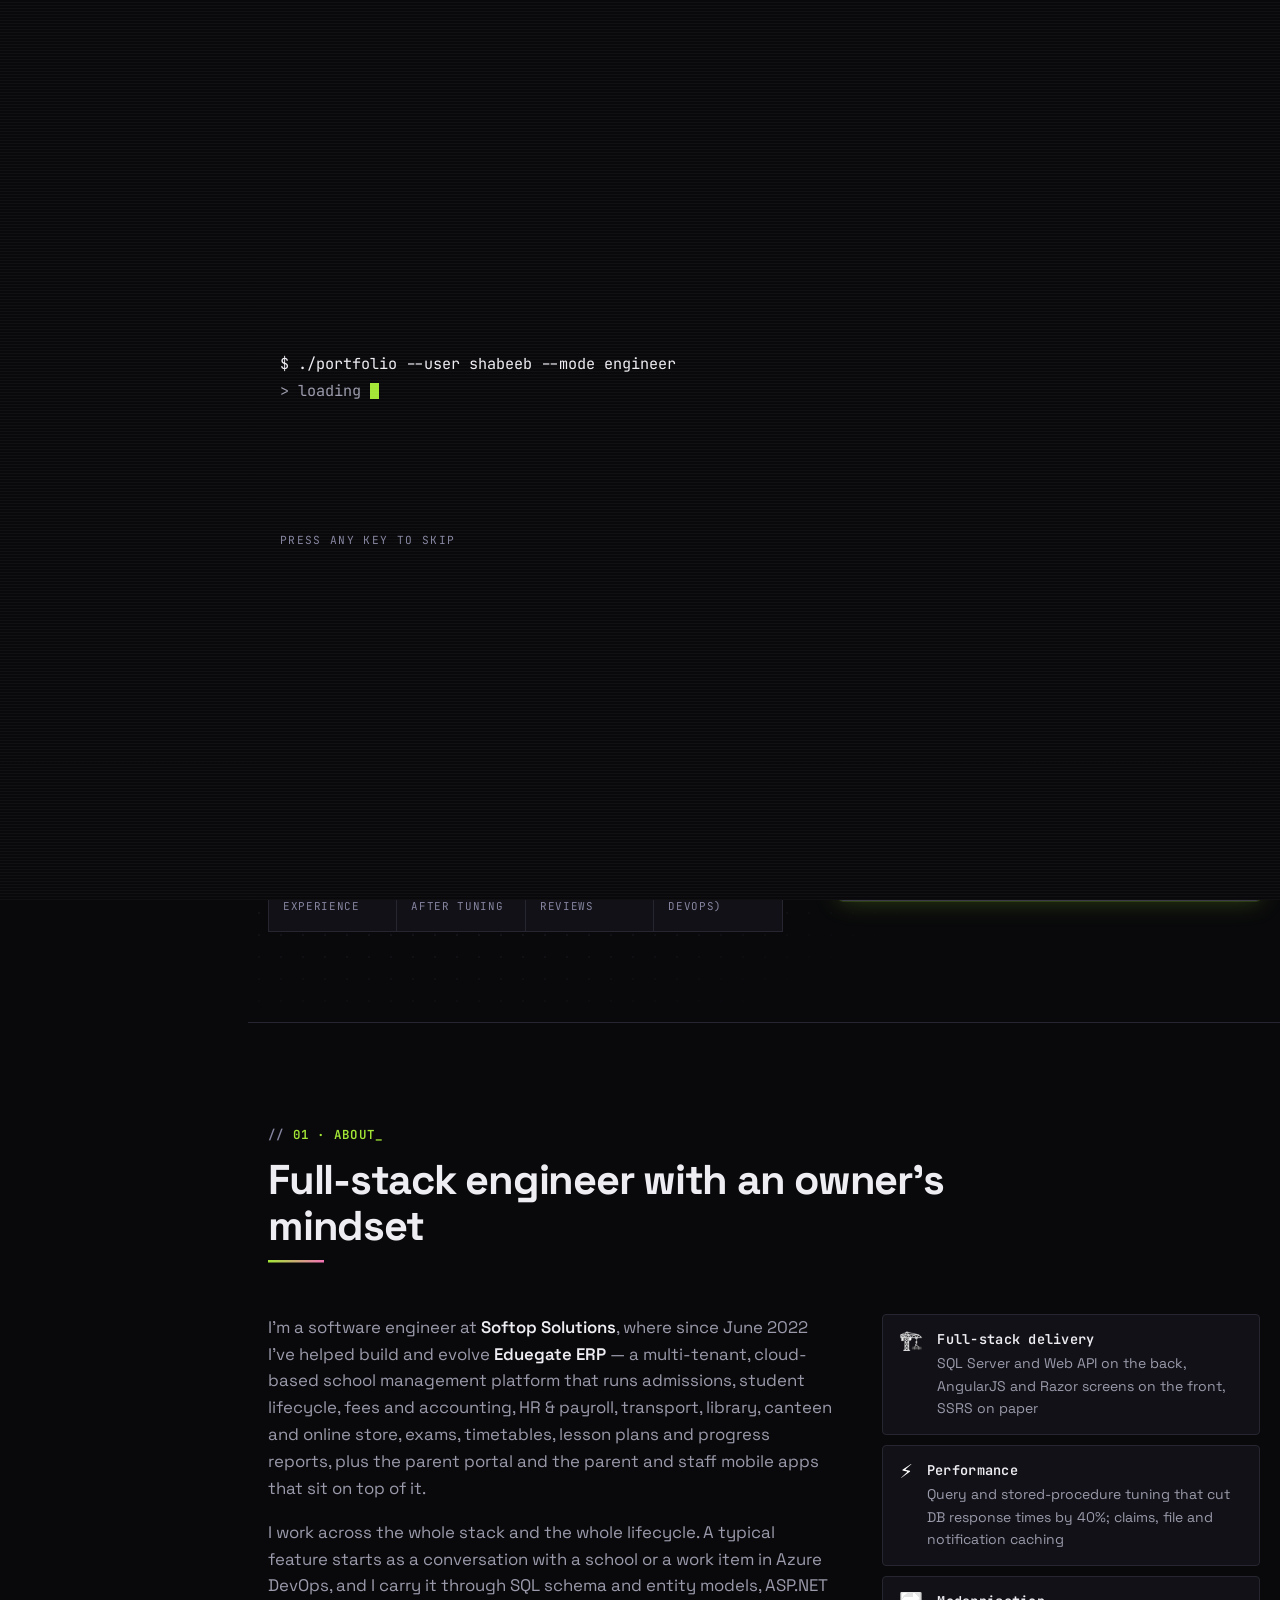
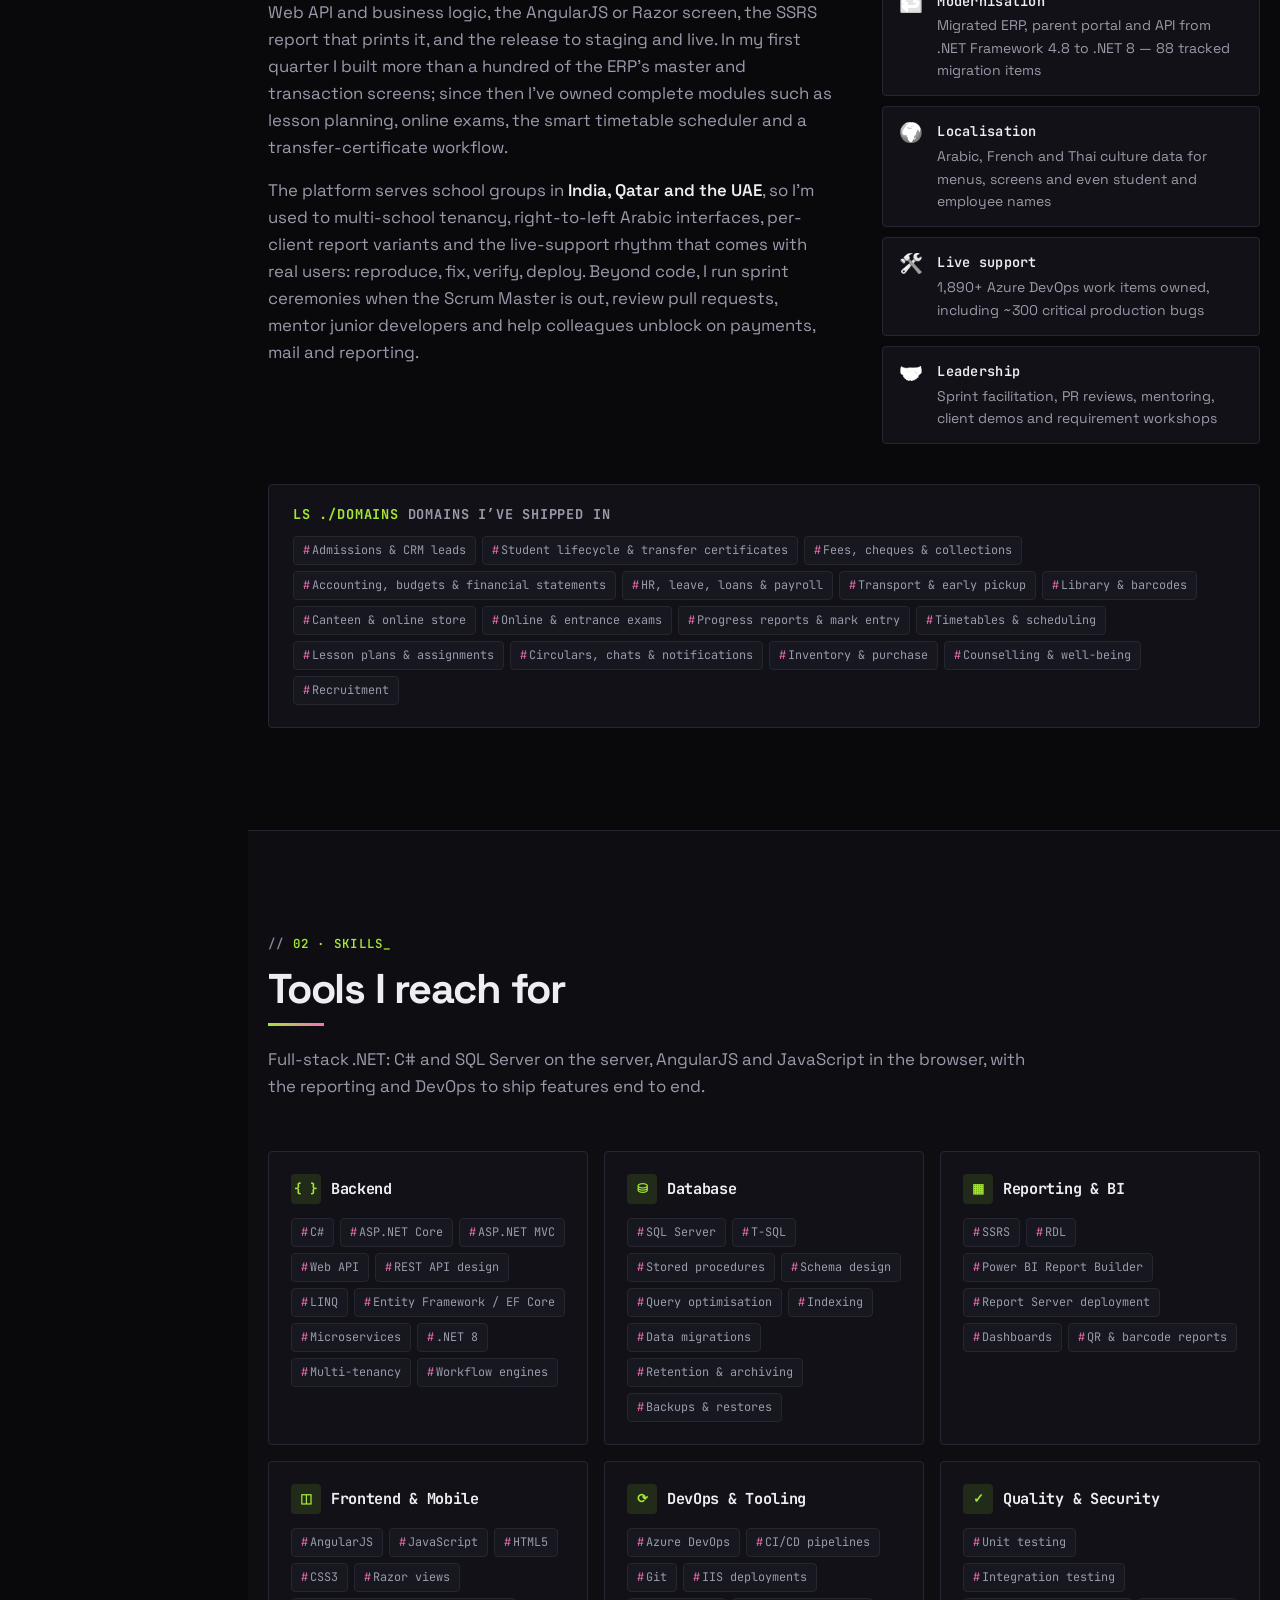
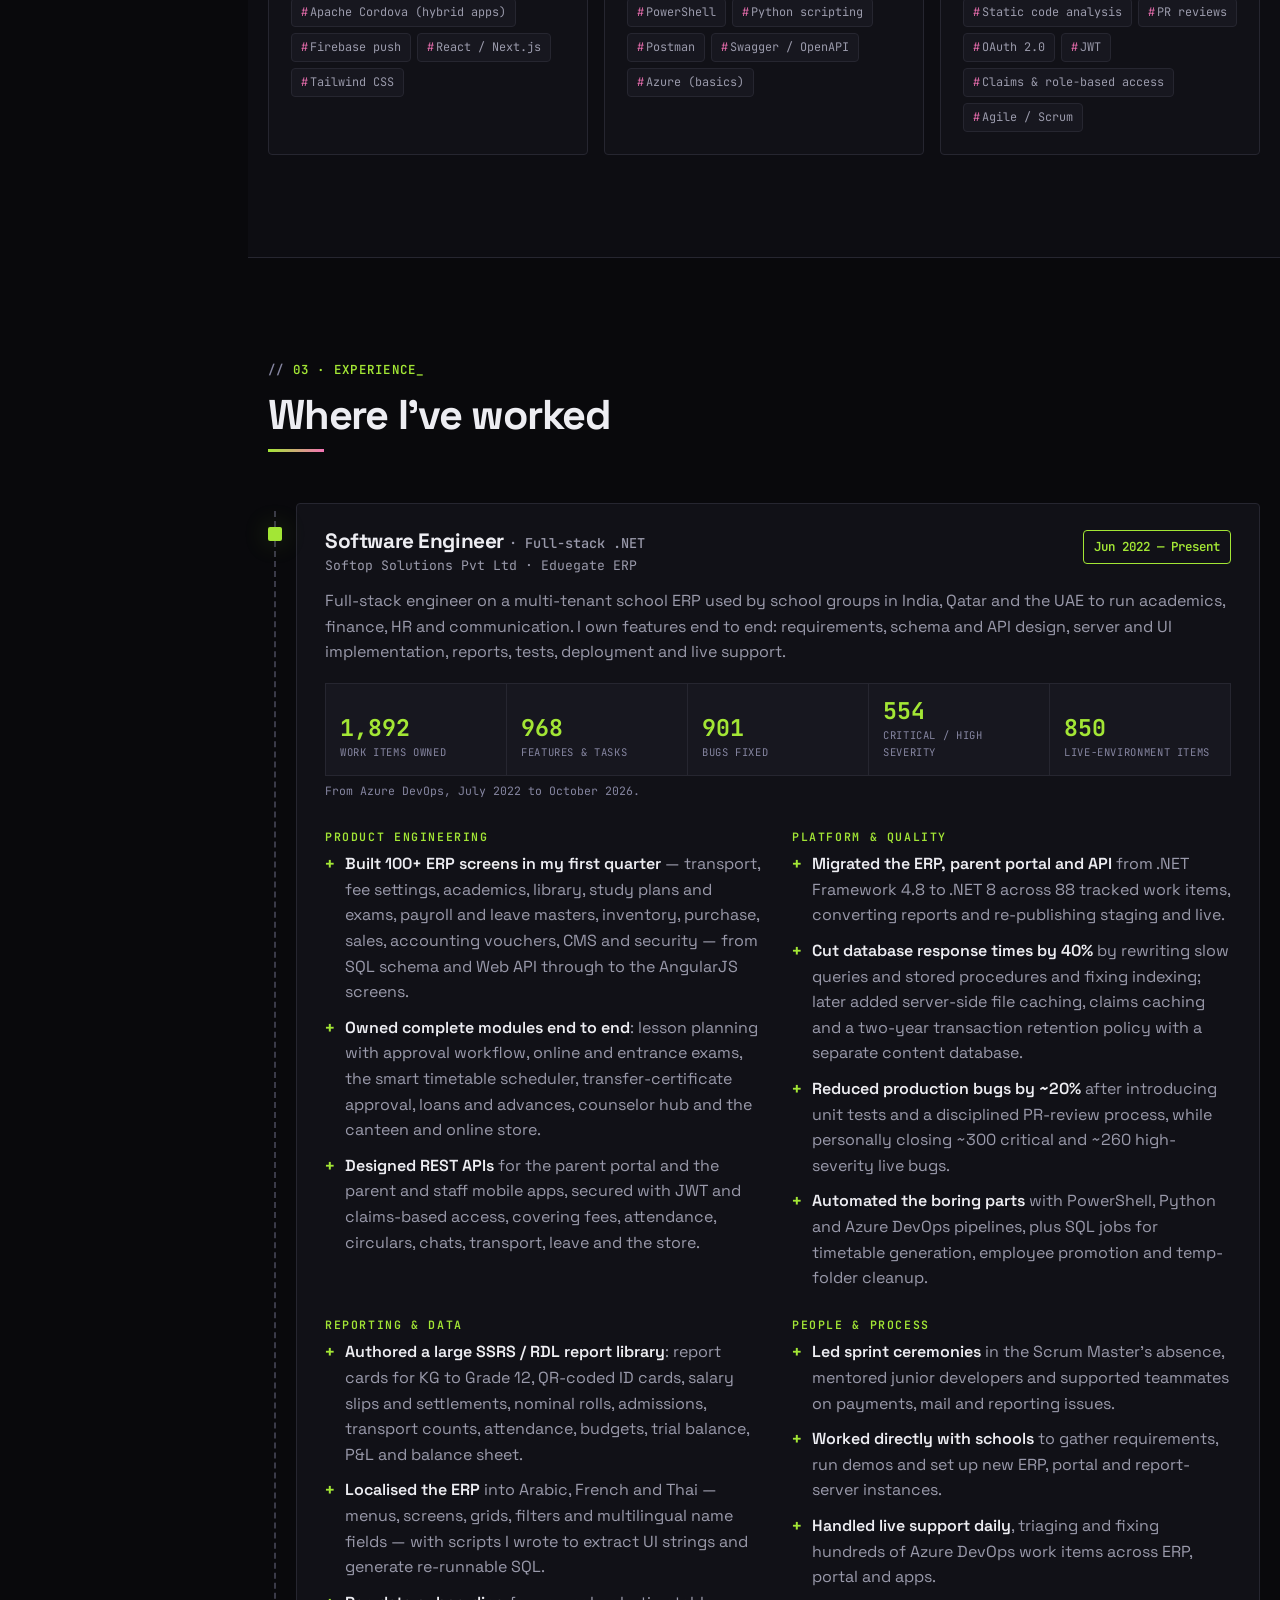
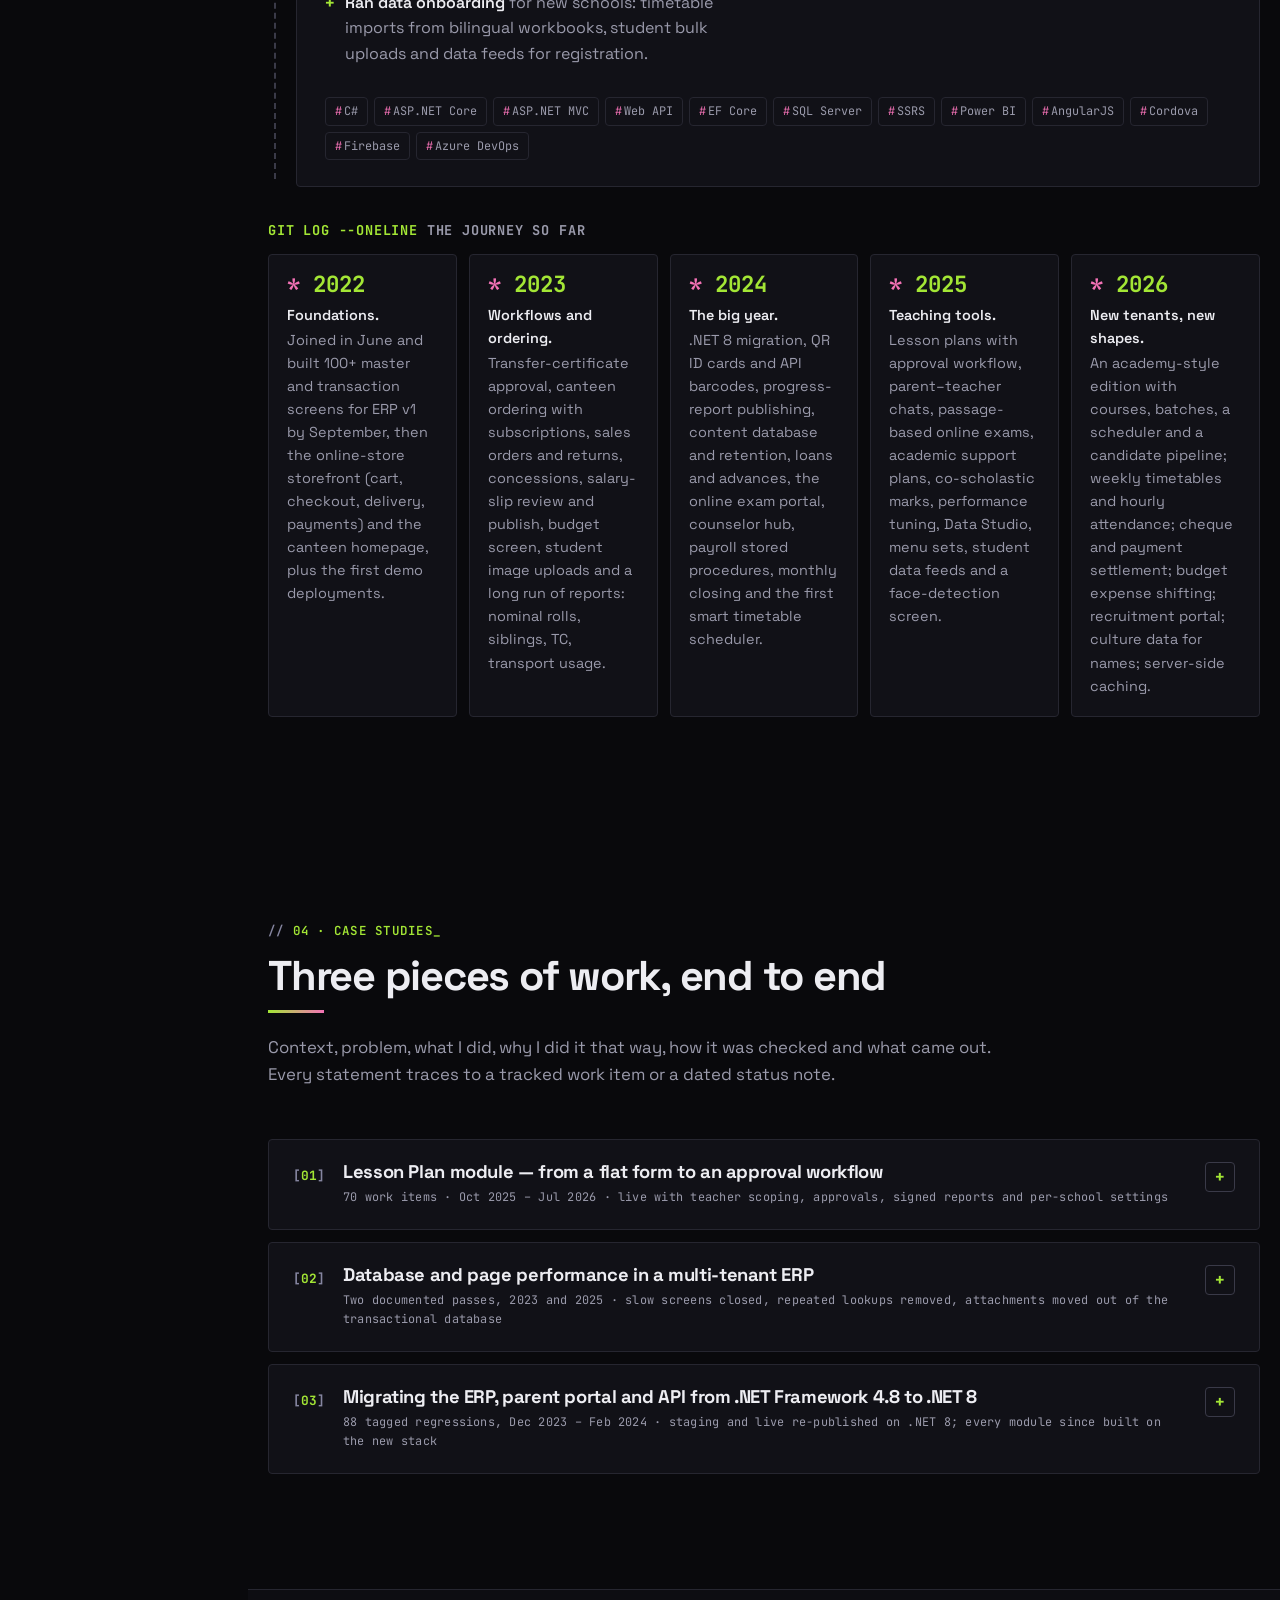
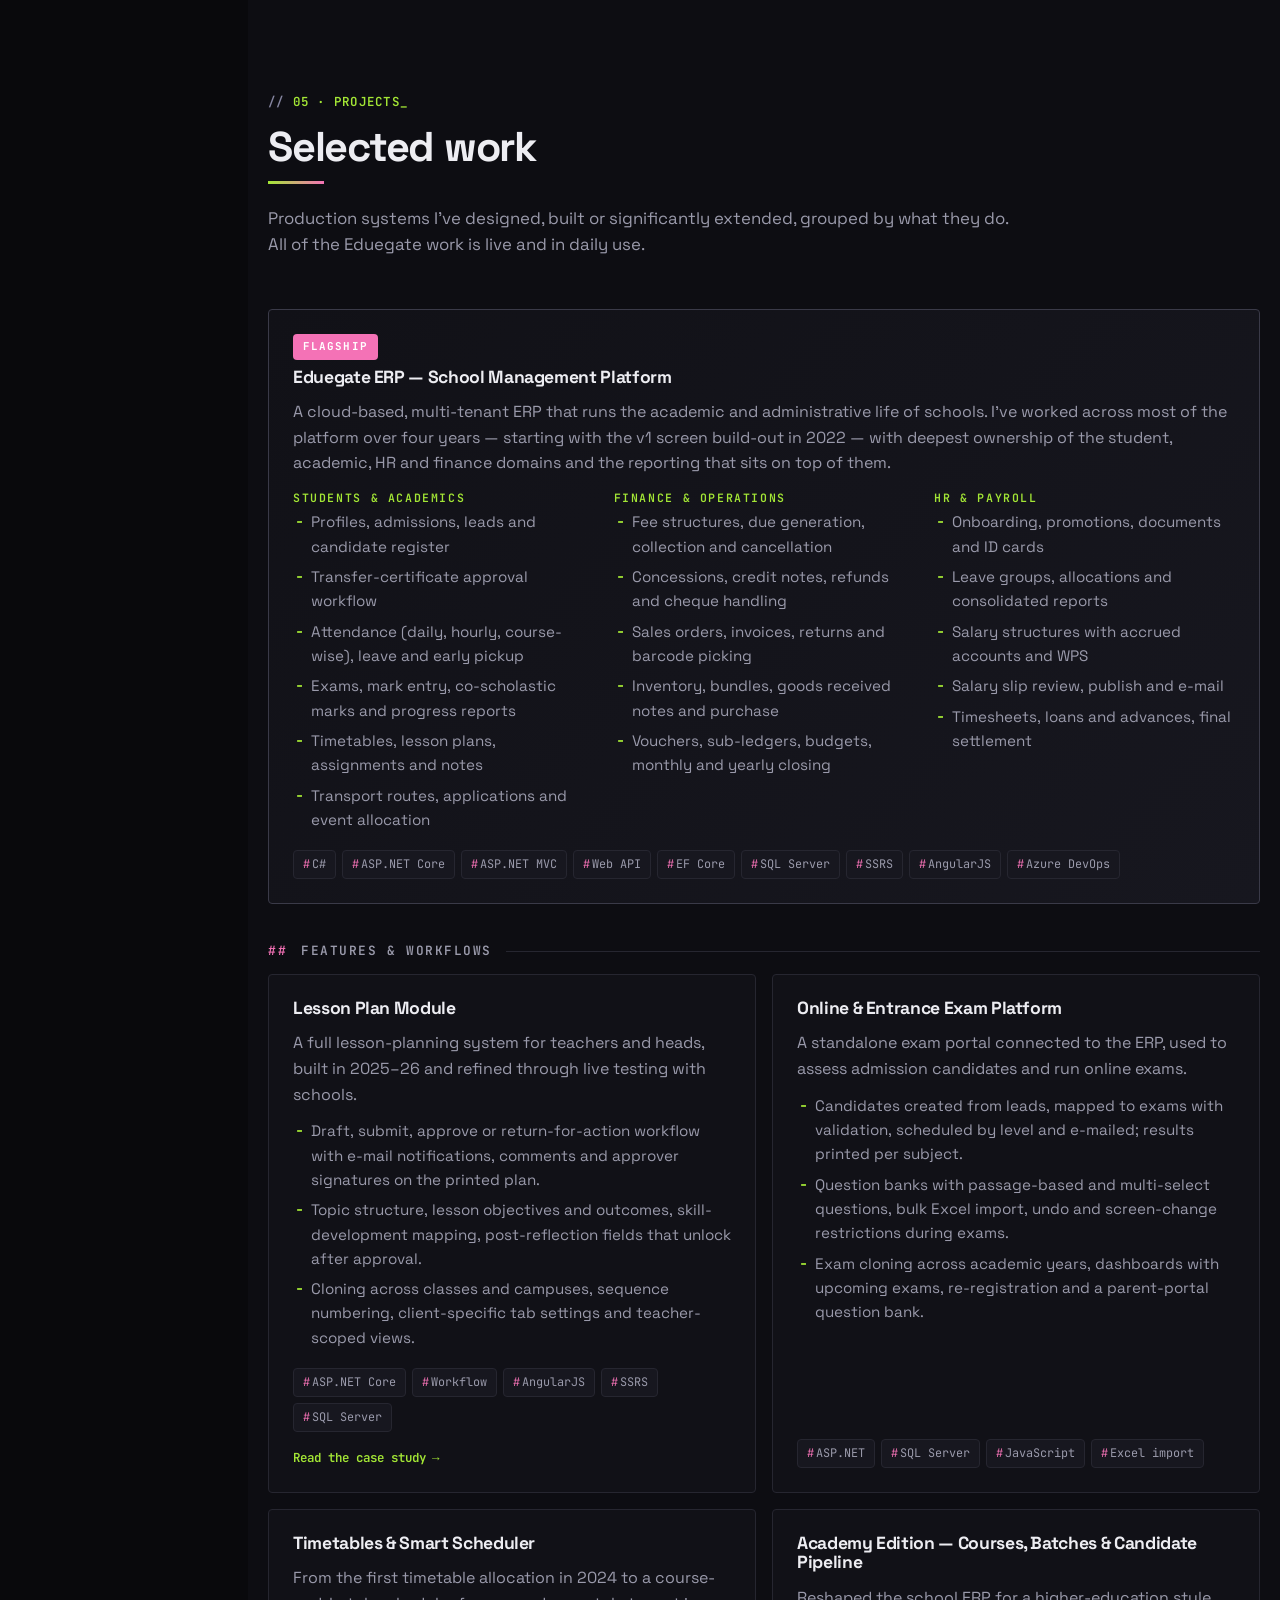
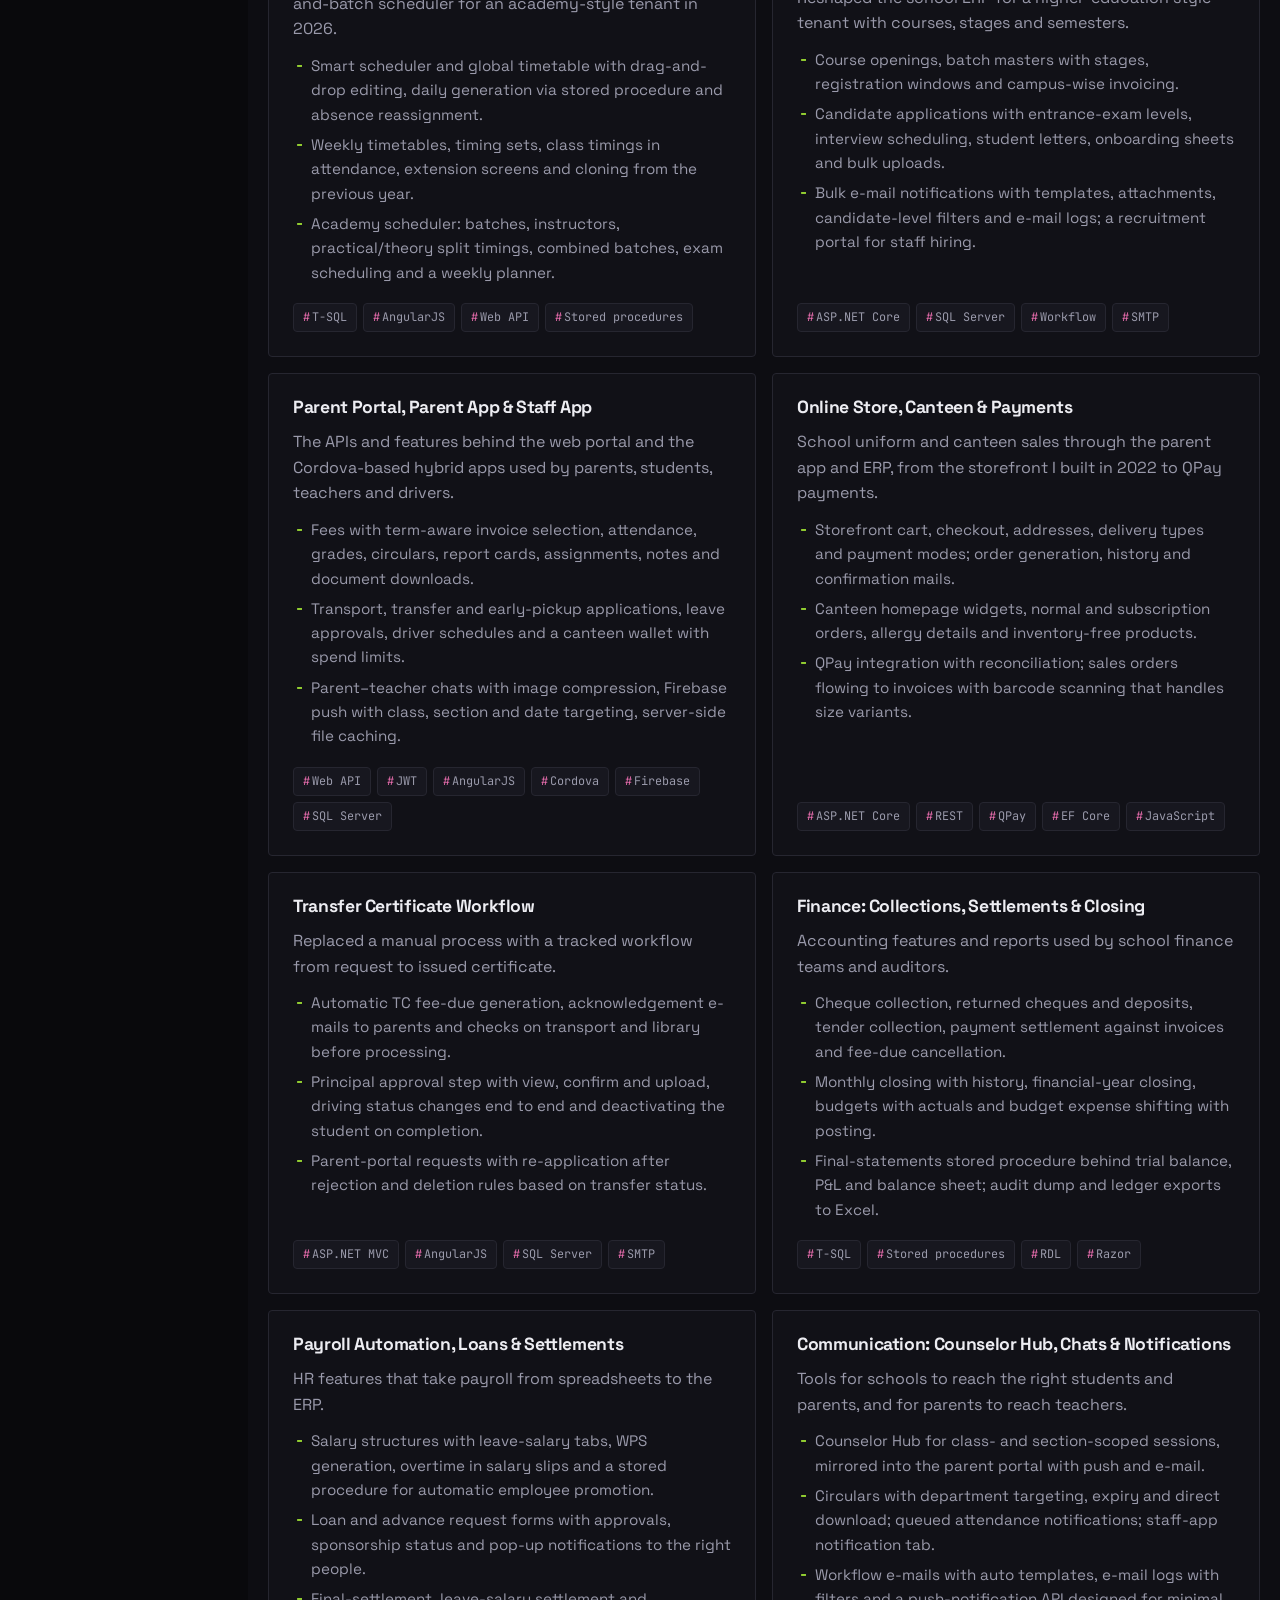
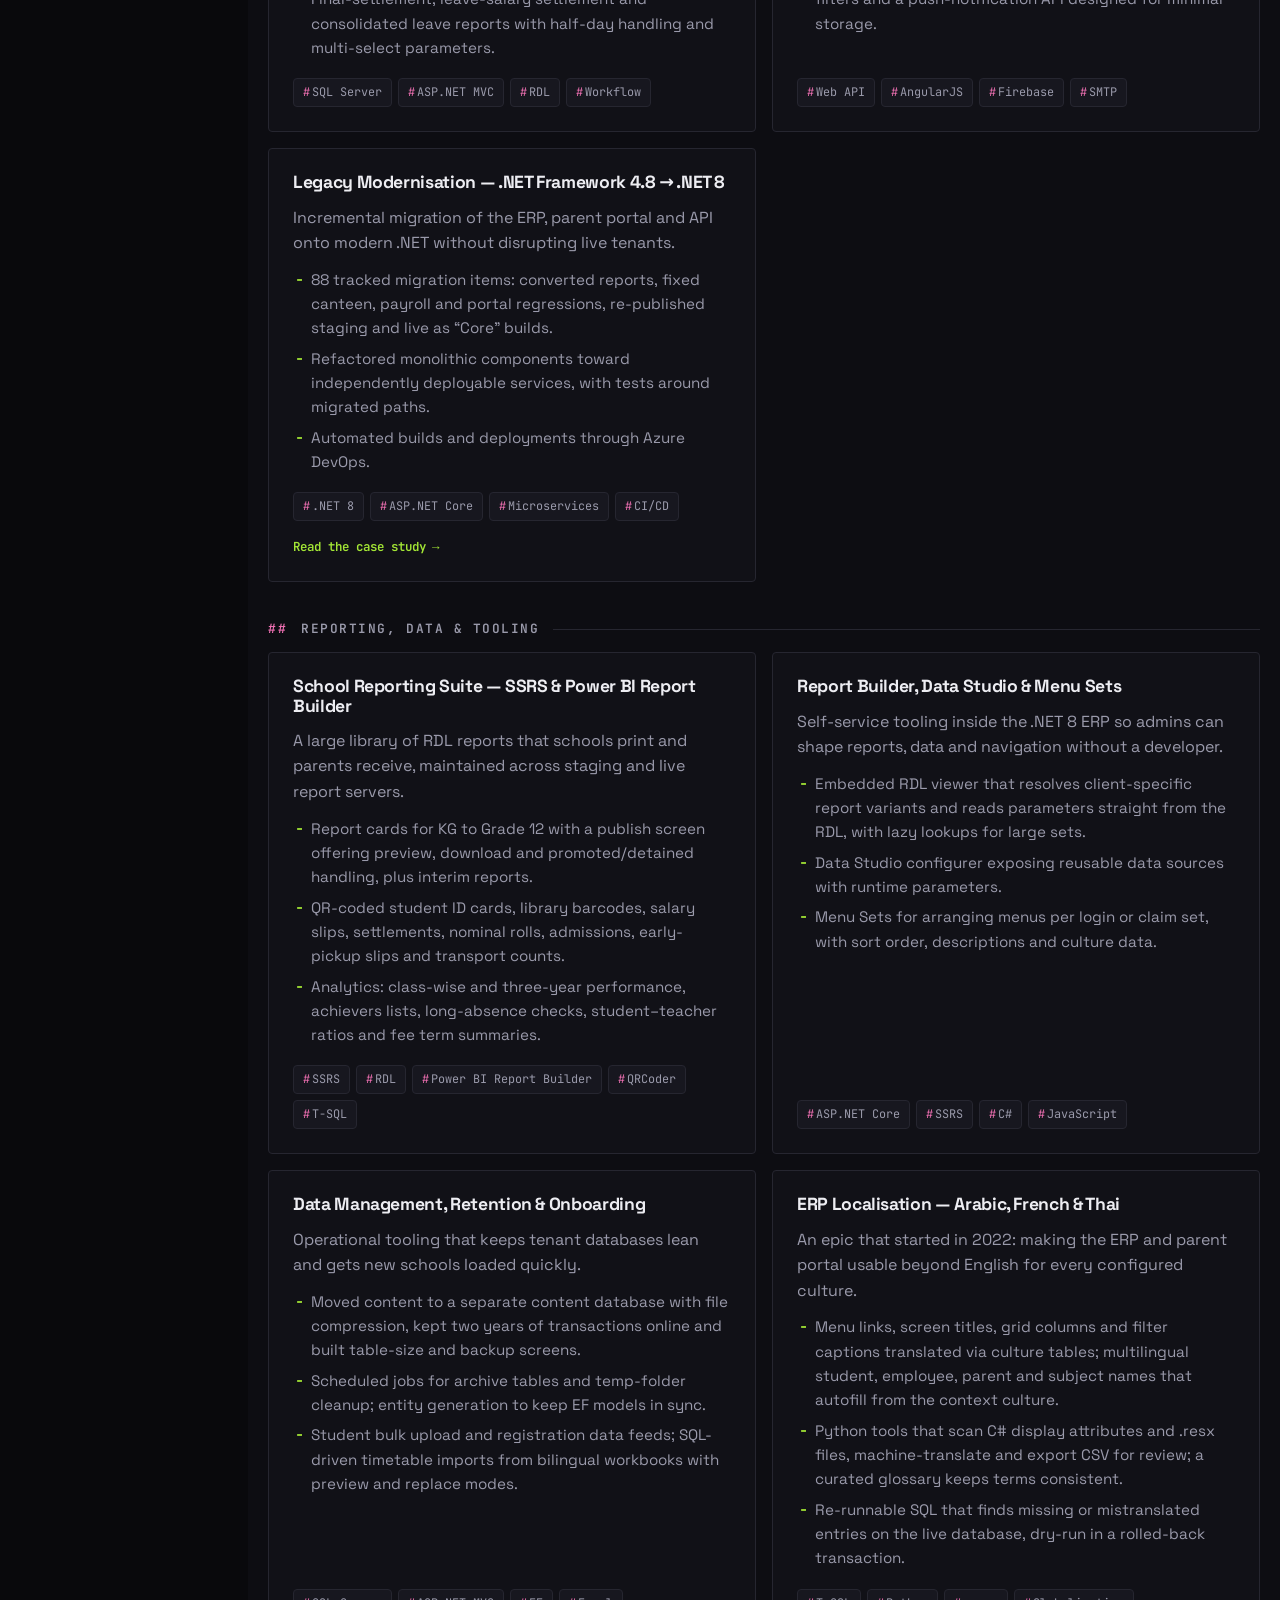
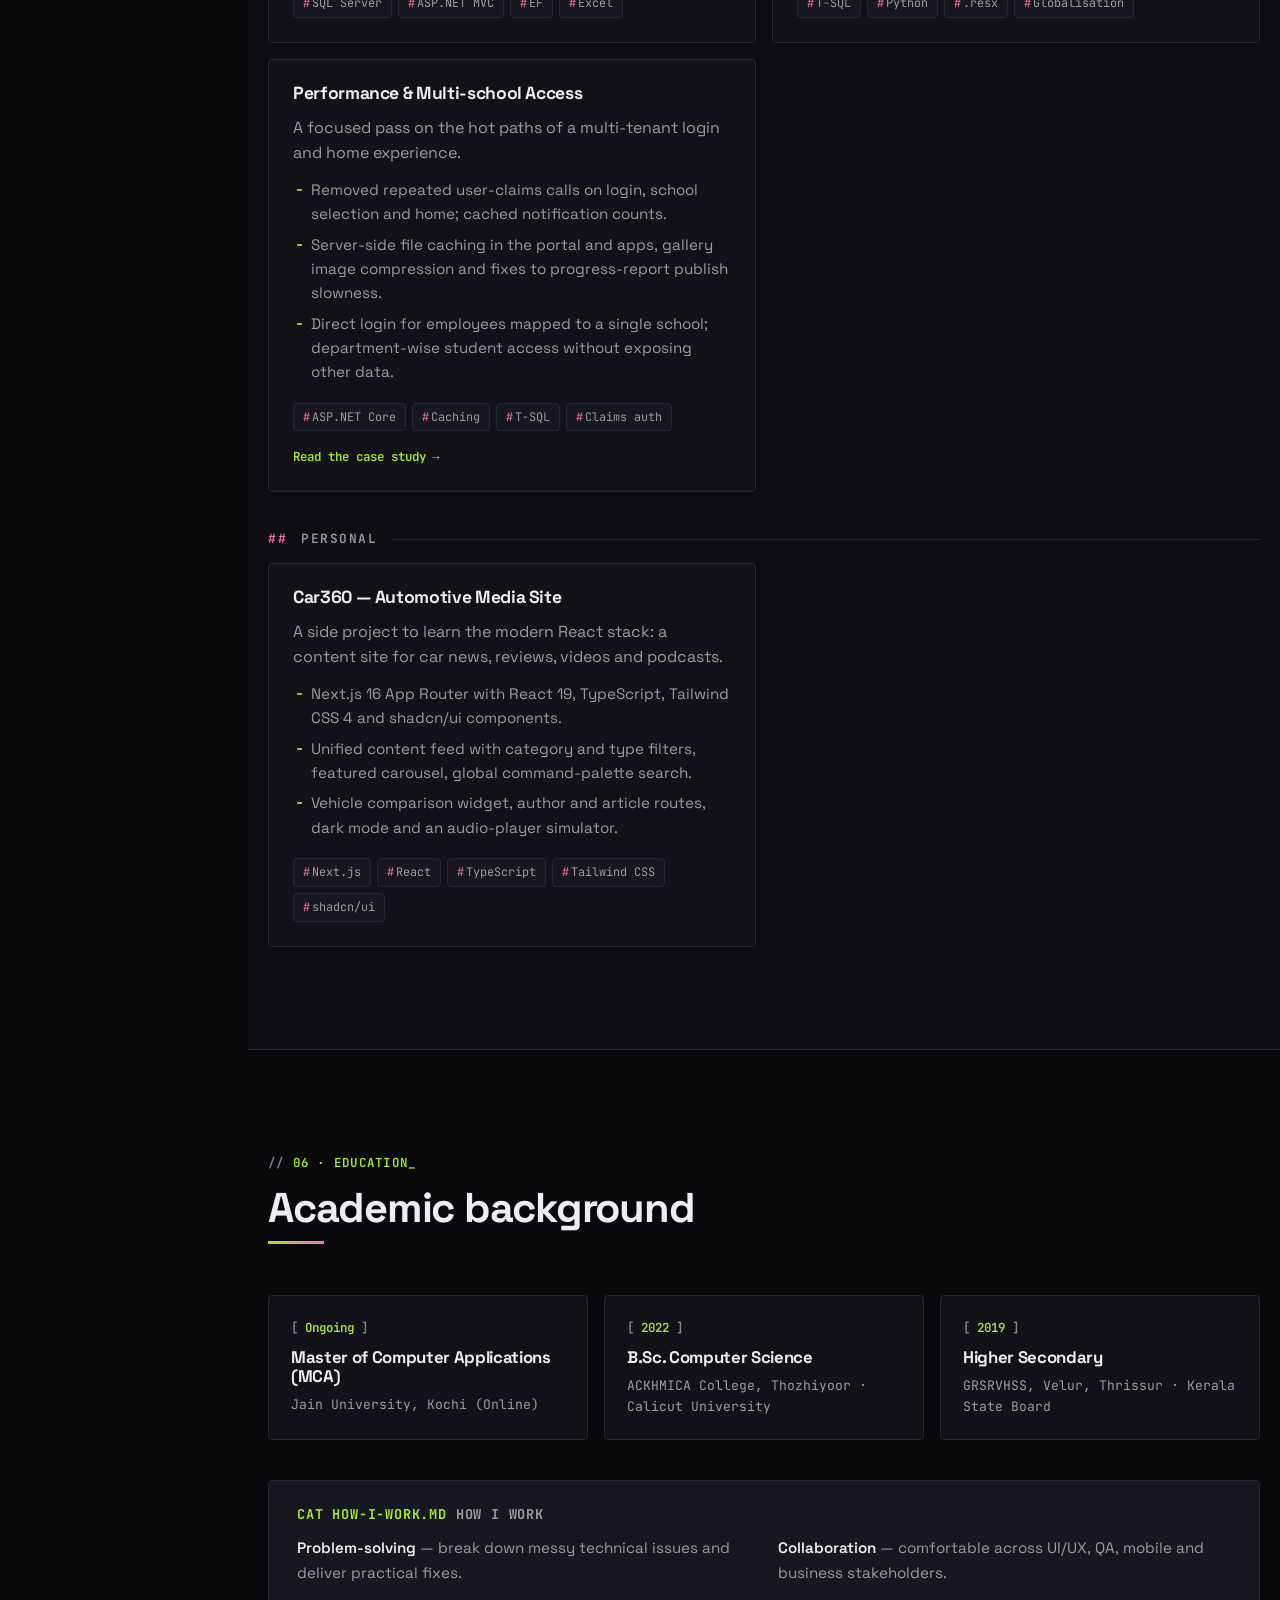
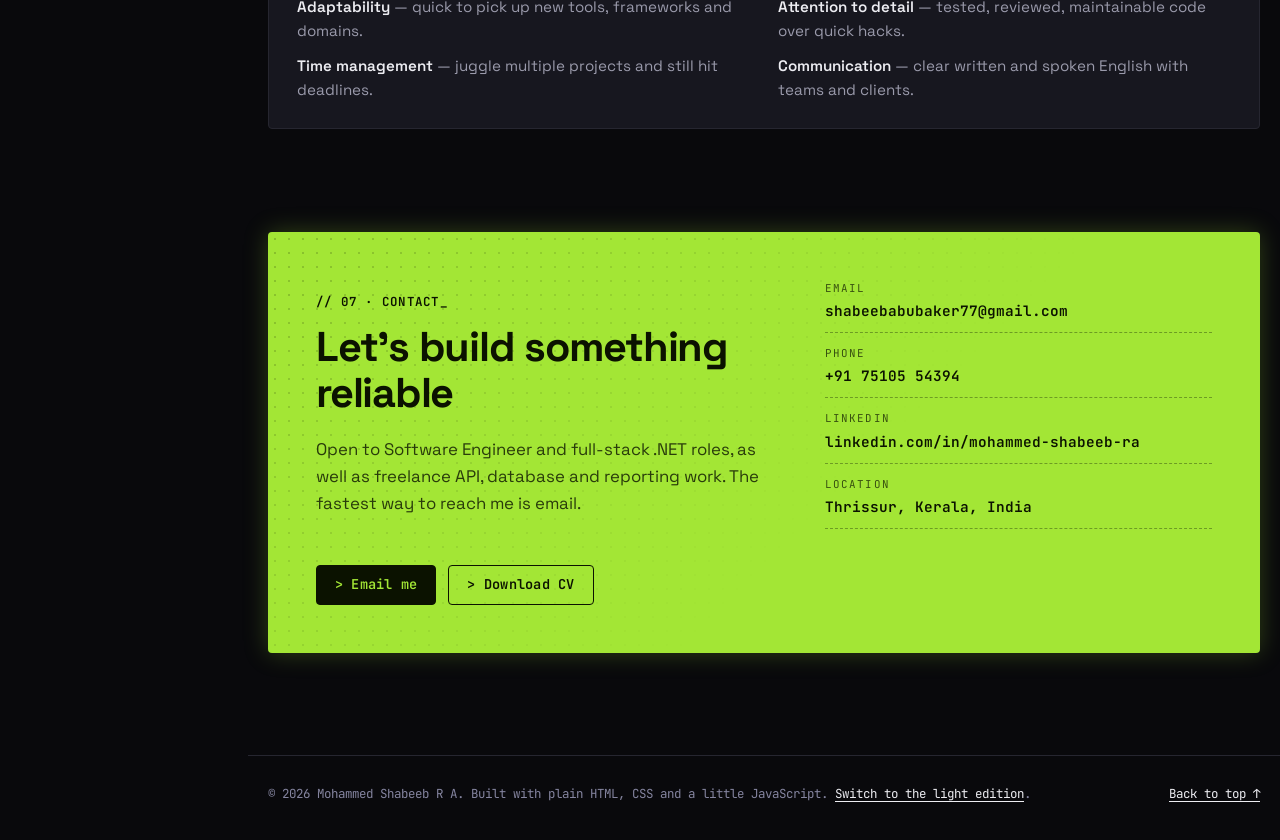
<file: index.html>
<!doctype html>
<html lang="en">
<head>
  <meta charset="utf-8" />
  <meta name="viewport" content="width=device-width, initial-scale=1" />
  <title>Mohammed Shabeeb R A · Software Engineer</title>
  <meta name="description" content="Mohammed Shabeeb R A — Full-stack Software Engineer with 4+ years building scalable ERP platforms end to end: ASP.NET Core APIs, SQL Server data layers, AngularJS front-ends, payment integrations and BI reporting." />
  <meta property="og:title" content="Mohammed Shabeeb R A · Software Engineer" />
  <meta property="og:description" content="Full-stack Software Engineer: 4+ years building school ERP platforms end to end with C#, ASP.NET Core, SQL Server and AngularJS." />
  <meta property="og:type" content="website" />
  <link rel="canonical" href="https://mohammedshabeebra.github.io/portfolio/" />
  <meta property="og:url" content="https://mohammedshabeebra.github.io/portfolio/" />
  <meta property="og:image" content="https://mohammedshabeebra.github.io/portfolio/assets/og-image.png" />
  <meta property="og:image:width" content="1200" />
  <meta property="og:image:height" content="630" />
  <meta property="og:image:alt" content="Mohammed Shabeeb R A, Software Engineer, Full-stack .NET" />
  <meta property="og:site_name" content="Mohammed Shabeeb R A" />
  <meta name="twitter:card" content="summary_large_image" />
  <meta name="twitter:title" content="Mohammed Shabeeb R A · Software Engineer" />
  <meta name="twitter:description" content="Full-stack .NET engineer: 4+ years building school ERP platforms end to end." />
  <meta name="twitter:image" content="https://mohammedshabeebra.github.io/portfolio/assets/og-image.png" />
  <meta name="theme-color" content="#09090c" />
  <link rel="icon" href="assets/favicon.svg" type="image/svg+xml" />
  <link rel="icon" href="assets/favicon-32.png" sizes="32x32" type="image/png" />
  <link rel="apple-touch-icon" href="assets/apple-touch-icon.png" />
  <script type="application/ld+json">
{
  "@context": "https://schema.org",
  "@type": "Person",
  "name": "Mohammed Shabeeb R A",
  "jobTitle": "Software Engineer",
  "description": "Full-stack .NET software engineer with 4+ years building multi-tenant school ERP platforms, REST APIs, SQL Server data layers and SSRS reporting.",
  "url": "https://mohammedshabeebra.github.io/portfolio/",
  "image": "https://mohammedshabeebra.github.io/portfolio/assets/profile.jpg",
  "email": "mailto:shabeebabubaker77@gmail.com",
  "telephone": "+91 75105 54394",
  "sameAs": [
    "https://www.linkedin.com/in/mohammed-shabeeb-ra"
  ],
  "worksFor": {
    "@type": "Organization",
    "name": "Softop Solutions Pvt Ltd"
  },
  "alumniOf": [
    {
      "@type": "CollegeOrUniversity",
      "name": "Jain University"
    },
    {
      "@type": "CollegeOrUniversity",
      "name": "University of Calicut"
    }
  ],
  "address": {
    "@type": "PostalAddress",
    "addressLocality": "Thrissur",
    "addressRegion": "Kerala",
    "addressCountry": "IN"
  },
  "knowsAbout": [
    "C#",
    "ASP.NET Core",
    "SQL Server",
    "Entity Framework",
    "AngularJS",
    "SSRS",
    "Azure DevOps",
    "REST APIs"
  ]
}
  </script>
  <link rel="preload" href="assets/fonts/space-grotesk.woff2" as="font" type="font/woff2" crossorigin />
  <link rel="preload" href="assets/fonts/jetbrains-mono.woff2" as="font" type="font/woff2" crossorigin />
  <link rel="stylesheet" href="styles.css?v=20261025c" />
  <script>
    // Apply saved theme before paint to avoid a flash.
    (function () {
      try {
        var t = localStorage.getItem('theme-terminal');
        document.documentElement.setAttribute('data-theme', (t === 'light' || t === 'dark') ? t : 'dark');
      } catch (e) {}
      // Boot intro plays once per tab session and never under reduced motion.
      try {
        var skip = sessionStorage.getItem('booted') || (window.matchMedia && window.matchMedia('(prefers-reduced-motion: reduce)').matches);
        if (skip) document.documentElement.setAttribute('data-boot', 'skip');
      } catch (e) {}
    })();
  </script>
</head>
<body>
  <div class="boot" id="boot" aria-hidden="true">
    <div class="boot-inner">
      <pre class="boot-log"></pre>
      <p class="boot-skip">press any key to skip</p>
    </div>
  </div>
  <div class="scroll-progress" aria-hidden="true"></div>
  <a class="skip-link" href="#about">Skip to content</a>

  <header class="site-header">
    <nav class="nav container" aria-label="Primary">
      <a class="brand" href="#top" title="Back to top">
        <span class="brand-mark" aria-hidden="true">S</span>
        <span class="brand-text">Shabeeb<span class="brand-dot">.</span></span>
      </a>

      <button class="nav-toggle" aria-expanded="false" aria-controls="nav-menu" aria-label="Open menu">
        <span></span><span></span><span></span>
      </button>

      <div class="nav-menu" id="nav-menu">
        <ul class="nav-links">
          <li><a href="#about">About</a></li>
          <li><a href="#skills">Skills</a></li>
          <li><a href="#experience">Experience</a></li>
          <li><a href="#cases">Case studies</a></li>
          <li><a href="#projects">Projects</a></li>
          <li><a href="#education">Education</a></li>
          <li><a href="#contact">Contact</a></li>
        </ul>
        <div class="nav-actions">
          <button class="theme-toggle" type="button" aria-label="Toggle colour theme" title="Toggle theme">
            <svg class="icon-sun" viewBox="0 0 24 24" width="18" height="18" fill="none" stroke="currentColor" stroke-width="2" stroke-linecap="round" stroke-linejoin="round"><circle cx="12" cy="12" r="4"/><path d="M12 2v2m0 16v2M4.93 4.93l1.41 1.41m11.32 11.32 1.41 1.41M2 12h2m16 0h2M4.93 19.07l1.41-1.41m11.32-11.32 1.41-1.41"/></svg>
            <svg class="icon-moon" viewBox="0 0 24 24" width="18" height="18" fill="none" stroke="currentColor" stroke-width="2" stroke-linecap="round" stroke-linejoin="round"><path d="M21 12.79A9 9 0 1 1 11.21 3 7 7 0 0 0 21 12.79z"/></svg>
          </button>
          <a class="btn btn-primary btn-sm" href="assets/Mohammed-Shabeeb-RA-CV.pdf" download>Download CV</a>
        </div>
      </div>
    </nav>
  </header>

  <main id="top">
    <!-- ============ HERO ============ -->
    <section class="hero">
      <div class="hero-bg" aria-hidden="true"><div class="hero-glyphs"></div></div>
      <div class="container hero-inner">
        <div class="hero-copy">
          <div class="portrait">
            <picture>
              <source srcset="assets/profile-256.webp" type="image/webp" />
              <img src="assets/profile-256.jpg" alt="Portrait of Mohammed Shabeeb R A" width="128" height="128" loading="eager" decoding="async" fetchpriority="high" />
            </picture>
          </div>
          <p class="eyebrow"><span class="status-dot"></span> Software Engineer · Full-stack .NET · Open to new opportunities</p>
          <h1>Mohammed Shabeeb <span class="muted">R A</span></h1>
          <p class="hero-tagline">
            Full-stack .NET engineer who builds and runs the multi-tenant <strong>school ERP</strong> that school groups in
            India, Qatar and the UAE depend on every day. I take a feature from <strong>SQL Server schema and ASP.NET API</strong>
            through to the <strong>AngularJS screen</strong>, the SSRS report and the live release — 1,892 tracked work items so far.
          </p>
          <div class="hero-cta">
            <a class="btn btn-primary" href="assets/Mohammed-Shabeeb-RA-CV.pdf" download>Download CV</a>
            <a class="btn btn-ghost" href="#cases">Read the case studies</a>
          </div>
          <dl class="hero-stats">
            <div><dt>Years of experience</dt><dd><span class="count" data-count="4">4</span><span class="accent">+</span></dd></div>
            <div><dt>Faster DB response after tuning</dt><dd><span class="count" data-count="40">40</span><span class="accent">%</span></dd></div>
            <div><dt>Fewer bugs via tests &amp; reviews</dt><dd><span class="count" data-count="20">20</span><span class="accent">%</span></dd></div>
            <div><dt>Work items shipped (Azure DevOps)</dt><dd><span class="count" data-count="1.8" data-decimals="1">1.8</span>k<span class="accent">+</span></dd></div>
          </dl>
        </div>

        <aside class="hero-card" aria-label="Snapshot">
          <div class="code-card">
            <div class="code-bar"><span></span><span></span><span></span><em>Engineer.cs</em></div>
<pre><code><span class="ln" style="--i:0"><span class="kw">public sealed class</span> <span class="ty">Engineer</span></span>
<span class="ln" style="--i:1">{</span>
<span class="ln" style="--i:2">    <span class="kw">public string</span> Name       => <span class="str">"Mohammed Shabeeb R A"</span>;</span>
<span class="ln" style="--i:3">    <span class="kw">public string</span> Role       => <span class="str">"Software Engineer"</span>;</span>
<span class="ln" style="--i:4">    <span class="kw">public string</span> Location   => <span class="str">"Kerala, India"</span>;</span>
<span class="ln" style="--i:5">    <span class="kw">public int</span>    Experience => <span class="num">4</span>; <span class="cm">// years, and counting</span></span>
<span class="ln" style="--i:6"></span>
<span class="ln" style="--i:7">    <span class="kw">public string</span>[] Stack =></span>
<span class="ln" style="--i:8">    [</span>
<span class="ln" style="--i:9">        <span class="str">"C#"</span>, <span class="str">"ASP.NET Core"</span>, <span class="str">"Web API"</span>,</span>
<span class="ln" style="--i:10">        <span class="str">"SQL Server"</span>, <span class="str">"AngularJS"</span>, <span class="str">"Azure DevOps"</span></span>
<span class="ln" style="--i:11">    ];</span>
<span class="ln" style="--i:12"></span>
<span class="ln" style="--i:13">    <span class="kw">public bool</span> ShipsClean(<span class="ty">Feature</span> f) =></span>
<span class="ln" style="--i:14">        f.HasTests &amp;&amp; f.IsReviewed &amp;&amp; f.IsMaintainable;</span>
<span class="ln" style="--i:15">}</span><span class="cursor" aria-hidden="true"></span></code></pre>
          </div>
        </aside>
      </div>
    </section>

    <!-- ============ ABOUT ============ -->
    <section id="about" class="section">
      <div class="container">
        <div class="section-head reveal">
          <p class="section-kicker">01 · About</p>
          <h2>Full-stack engineer with an owner’s mindset</h2>
        </div>
        <div class="about-grid">
          <div class="about-copy reveal">
            <p>
              I’m a software engineer at <strong>Softop Solutions</strong>, where since June 2022 I’ve helped build and evolve
              <strong>Eduegate ERP</strong> — a multi-tenant, cloud-based school management platform that runs admissions, student
              lifecycle, fees and accounting, HR &amp; payroll, transport, library, canteen and online store, exams, timetables,
              lesson plans and progress reports, plus the parent portal and the parent and staff mobile apps that sit on top of it.
            </p>
            <p>
              I work across the whole stack and the whole lifecycle. A typical feature starts as a conversation with a school or a
              work item in Azure DevOps, and I carry it through SQL schema and entity models, ASP.NET Web API and business logic,
              the AngularJS or Razor screen, the SSRS report that prints it, and the release to staging and live. In my first
              quarter I built more than a hundred of the ERP’s master and transaction screens; since then I’ve owned complete
              modules such as lesson planning, online exams, the smart timetable scheduler and a transfer-certificate workflow.
            </p>
            <p>
              The platform serves school groups in <strong>India, Qatar and the UAE</strong>, so I’m used to multi-school tenancy,
              right-to-left Arabic interfaces, per-client report variants and the live-support rhythm that comes with real users:
              reproduce, fix, verify, deploy. Beyond code, I run sprint ceremonies when the Scrum Master is out, review pull
              requests, mentor junior developers and help colleagues unblock on payments, mail and reporting.
            </p>
          </div>
          <ul class="about-facts reveal">
            <li>
              <span class="fact-icon" aria-hidden="true">🏗️</span>
              <div><strong>Full-stack delivery</strong><span>SQL Server and Web API on the back, AngularJS and Razor screens on the front, SSRS on paper</span></div>
            </li>
            <li>
              <span class="fact-icon" aria-hidden="true">⚡</span>
              <div><strong>Performance</strong><span>Query and stored-procedure tuning that cut DB response times by 40%; claims, file and notification caching</span></div>
            </li>
            <li>
              <span class="fact-icon" aria-hidden="true">🔁</span>
              <div><strong>Modernisation</strong><span>Migrated ERP, parent portal and API from .NET Framework 4.8 to .NET 8 — 88 tracked migration items</span></div>
            </li>
            <li>
              <span class="fact-icon" aria-hidden="true">🌍</span>
              <div><strong>Localisation</strong><span>Arabic, French and Thai culture data for menus, screens and even student and employee names</span></div>
            </li>
            <li>
              <span class="fact-icon" aria-hidden="true">🛠️</span>
              <div><strong>Live support</strong><span>1,890+ Azure DevOps work items owned, including ~300 critical production bugs</span></div>
            </li>
            <li>
              <span class="fact-icon" aria-hidden="true">🤝</span>
              <div><strong>Leadership</strong><span>Sprint facilitation, PR reviews, mentoring, client demos and requirement workshops</span></div>
            </li>
          </ul>
        </div>

        <div class="domains reveal">
          <h3>Domains I’ve shipped in</h3>
          <ul class="tags">
            <li>Admissions &amp; CRM leads</li><li>Student lifecycle &amp; transfer certificates</li><li>Fees, cheques &amp; collections</li>
            <li>Accounting, budgets &amp; financial statements</li><li>HR, leave, loans &amp; payroll</li><li>Transport &amp; early pickup</li>
            <li>Library &amp; barcodes</li><li>Canteen &amp; online store</li><li>Online &amp; entrance exams</li><li>Progress reports &amp; mark entry</li>
            <li>Timetables &amp; scheduling</li><li>Lesson plans &amp; assignments</li><li>Circulars, chats &amp; notifications</li>
            <li>Inventory &amp; purchase</li><li>Counselling &amp; well-being</li><li>Recruitment</li>
          </ul>
        </div>
      </div>
    </section>

    <!-- ============ SKILLS ============ -->
    <section id="skills" class="section section-alt">
      <div class="container">
        <div class="section-head reveal">
          <p class="section-kicker">02 · Skills</p>
          <h2>Tools I reach for</h2>
          <p class="section-lede">Full-stack .NET: C# and SQL Server on the server, AngularJS and JavaScript in the browser, with the reporting and DevOps to ship features end to end.</p>
        </div>
        <div class="skills-grid">
          <article class="skill-card reveal">
            <h3><span class="skill-icon">{ }</span> Backend</h3>
            <ul class="tags">
              <li>C#</li><li>ASP.NET Core</li><li>ASP.NET MVC</li><li>Web API</li><li>REST API design</li>
              <li>LINQ</li><li>Entity Framework / EF Core</li><li>Microservices</li><li>.NET 8</li><li>Multi-tenancy</li><li>Workflow engines</li>
            </ul>
          </article>
          <article class="skill-card reveal">
            <h3><span class="skill-icon">⛁</span> Database</h3>
            <ul class="tags">
              <li>SQL Server</li><li>T-SQL</li><li>Stored procedures</li><li>Schema design</li>
              <li>Query optimisation</li><li>Indexing</li><li>Data migrations</li><li>Retention &amp; archiving</li><li>Backups &amp; restores</li>
            </ul>
          </article>
          <article class="skill-card reveal">
            <h3><span class="skill-icon">▦</span> Reporting &amp; BI</h3>
            <ul class="tags">
              <li>SSRS</li><li>RDL</li><li>Power BI Report Builder</li><li>Report Server deployment</li><li>Dashboards</li><li>QR &amp; barcode reports</li>
            </ul>
          </article>
          <article class="skill-card reveal">
            <h3><span class="skill-icon">◫</span> Frontend &amp; Mobile</h3>
            <ul class="tags">
              <li>AngularJS</li><li>JavaScript</li><li>HTML5</li><li>CSS3</li><li>Razor views</li>
              <li>Apache Cordova (hybrid apps)</li><li>Firebase push</li><li>React / Next.js</li><li>Tailwind CSS</li>
            </ul>
          </article>
          <article class="skill-card reveal">
            <h3><span class="skill-icon">⟳</span> DevOps &amp; Tooling</h3>
            <ul class="tags">
              <li>Azure DevOps</li><li>CI/CD pipelines</li><li>Git</li><li>IIS deployments</li><li>PowerShell</li>
              <li>Python scripting</li><li>Postman</li><li>Swagger / OpenAPI</li><li>Azure (basics)</li>
            </ul>
          </article>
          <article class="skill-card reveal">
            <h3><span class="skill-icon">✓</span> Quality &amp; Security</h3>
            <ul class="tags">
              <li>Unit testing</li><li>Integration testing</li><li>Static code analysis</li><li>PR reviews</li>
              <li>OAuth 2.0</li><li>JWT</li><li>Claims &amp; role-based access</li><li>Agile / Scrum</li>
            </ul>
          </article>
        </div>
      </div>
    </section>

    <!-- ============ EXPERIENCE ============ -->
    <section id="experience" class="section">
      <div class="container">
        <div class="section-head reveal">
          <p class="section-kicker">03 · Experience</p>
          <h2>Where I’ve worked</h2>
        </div>

        <ol class="timeline">
          <li class="timeline-item reveal">
            <div class="timeline-marker" aria-hidden="true"></div>
            <div class="timeline-card">
              <header class="timeline-head">
                <div>
                  <h3>Software Engineer <span class="muted">· Full-stack .NET</span></h3>
                  <p class="org">Softop Solutions Pvt Ltd · Eduegate ERP</p>
                </div>
                <p class="period"><time datetime="2022-06">Jun 2022</time> — Present</p>
              </header>
              <p class="timeline-summary">
                Full-stack engineer on a multi-tenant school ERP used by school groups in India, Qatar and the UAE to run academics,
                finance, HR and communication. I own features end to end: requirements, schema and API design, server and UI
                implementation, reports, tests, deployment and live support.
              </p>

              <dl class="numbers">
                <div><dt>Work items owned</dt><dd class="count" data-count="1892">1,892</dd></div>
                <div><dt>Features &amp; tasks</dt><dd class="count" data-count="968">968</dd></div>
                <div><dt>Bugs fixed</dt><dd class="count" data-count="901">901</dd></div>
                <div><dt>Critical / high severity</dt><dd class="count" data-count="554">554</dd></div>
                <div><dt>Live-environment items</dt><dd class="count" data-count="850">850</dd></div>
              </dl>
              <p class="numbers-note">From Azure DevOps, July 2022 to October 2026.</p>

              <div class="exp-groups">
                <div>
                  <h4>Product engineering</h4>
                  <ul class="achievements">
                    <li><strong>Built 100+ ERP screens in my first quarter</strong> — transport, fee settings, academics, library, study plans and exams, payroll and leave masters, inventory, purchase, sales, accounting vouchers, CMS and security — from SQL schema and Web API through to the AngularJS screens.</li>
                    <li><strong>Owned complete modules end to end</strong>: lesson planning with approval workflow, online and entrance exams, the smart timetable scheduler, transfer-certificate approval, loans and advances, counselor hub and the canteen and online store.</li>
                    <li><strong>Designed REST APIs</strong> for the parent portal and the parent and staff mobile apps, secured with JWT and claims-based access, covering fees, attendance, circulars, chats, transport, leave and the store.</li>
                  </ul>
                </div>
                <div>
                  <h4>Platform &amp; quality</h4>
                  <ul class="achievements">
                    <li><strong>Migrated the ERP, parent portal and API</strong> from .NET Framework 4.8 to .NET 8 across 88 tracked work items, converting reports and re-publishing staging and live.</li>
                    <li><strong>Cut database response times by 40%</strong> by rewriting slow queries and stored procedures and fixing indexing; later added server-side file caching, claims caching and a two-year transaction retention policy with a separate content database.</li>
                    <li><strong>Reduced production bugs by ~20%</strong> after introducing unit tests and a disciplined PR-review process, while personally closing ~300 critical and ~260 high-severity live bugs.</li>
                    <li><strong>Automated the boring parts</strong> with PowerShell, Python and Azure DevOps pipelines, plus SQL jobs for timetable generation, employee promotion and temp-folder cleanup.</li>
                  </ul>
                </div>
                <div>
                  <h4>Reporting &amp; data</h4>
                  <ul class="achievements">
                    <li><strong>Authored a large SSRS / RDL report library</strong>: report cards for KG to Grade 12, QR-coded ID cards, salary slips and settlements, nominal rolls, admissions, transport counts, attendance, budgets, trial balance, P&amp;L and balance sheet.</li>
                    <li><strong>Localised the ERP</strong> into Arabic, French and Thai — menus, screens, grids, filters and multilingual name fields — with scripts I wrote to extract UI strings and generate re-runnable SQL.</li>
                    <li><strong>Ran data onboarding</strong> for new schools: timetable imports from bilingual workbooks, student bulk uploads and data feeds for registration.</li>
                  </ul>
                </div>
                <div>
                  <h4>People &amp; process</h4>
                  <ul class="achievements">
                    <li><strong>Led sprint ceremonies</strong> in the Scrum Master’s absence, mentored junior developers and supported teammates on payments, mail and reporting issues.</li>
                    <li><strong>Worked directly with schools</strong> to gather requirements, run demos and set up new ERP, portal and report-server instances.</li>
                    <li><strong>Handled live support daily</strong>, triaging and fixing hundreds of Azure DevOps work items across ERP, portal and apps.</li>
                  </ul>
                </div>
              </div>

              <ul class="tags tags-muted">
                <li>C#</li><li>ASP.NET Core</li><li>ASP.NET MVC</li><li>Web API</li><li>EF Core</li><li>SQL Server</li>
                <li>SSRS</li><li>Power BI</li><li>AngularJS</li><li>Cordova</li><li>Firebase</li><li>Azure DevOps</li>
              </ul>
            </div>
          </li>
        </ol>

        <div class="journey reveal">
          <h3>The journey so far</h3>
          <ol class="journey-list">
            <li>
              <span class="journey-year">2022</span>
              <div><strong>Foundations.</strong> Joined in June and built 100+ master and transaction screens for ERP v1 by September, then the online-store storefront (cart, checkout, delivery, payments) and the canteen homepage, plus the first demo deployments.</div>
            </li>
            <li>
              <span class="journey-year">2023</span>
              <div><strong>Workflows and ordering.</strong> Transfer-certificate approval, canteen ordering with subscriptions, sales orders and returns, concessions, salary-slip review and publish, budget screen, student image uploads and a long run of reports: nominal rolls, siblings, TC, transport usage.</div>
            </li>
            <li>
              <span class="journey-year">2024</span>
              <div><strong>The big year.</strong> .NET 8 migration, QR ID cards and API barcodes, progress-report publishing, content database and retention, loans and advances, the online exam portal, counselor hub, payroll stored procedures, monthly closing and the first smart timetable scheduler.</div>
            </li>
            <li>
              <span class="journey-year">2025</span>
              <div><strong>Teaching tools.</strong> Lesson plans with approval workflow, parent–teacher chats, passage-based online exams, academic support plans, co-scholastic marks, performance tuning, Data Studio, menu sets, student data feeds and a face-detection screen.</div>
            </li>
            <li>
              <span class="journey-year">2026</span>
              <div><strong>New tenants, new shapes.</strong> An academy-style edition with courses, batches, a scheduler and a candidate pipeline; weekly timetables and hourly attendance; cheque and payment settlement; budget expense shifting; recruitment portal; culture data for names; server-side caching.</div>
            </li>
          </ol>
        </div>
      </div>
    </section>

    <!-- ============ CASE STUDIES ============ -->
    <section id="cases" class="section">
      <div class="container">
        <div class="section-head reveal">
          <p class="section-kicker">04 · Case studies</p>
          <h2>Three pieces of work, end to end</h2>
          <p class="section-lede">Context, problem, what I did, why I did it that way, how it was checked and what came out. Every statement traces to a tracked work item or a dated status note.</p>
        </div>

        <details class="case reveal" id="case-lesson-plan">
          <summary>
            <span class="case-index">01</span>
            <span class="case-title">
              <h3>Lesson Plan module — from a flat form to an approval workflow</h3>
              <span class="case-outcome">70 work items · Oct 2025 – Jul 2026 · live with teacher scoping, approvals, signed reports and per-school settings</span>
            </span>
            <span class="case-toggle" aria-hidden="true"></span>
          </summary>
          <div class="case-body">
            <div class="case-part">
              <h4>Context</h4>
              <p>Teachers plan lessons per class, subject and topic; heads of section review them; parents see approved plans in the portal and app. A simple Lesson Plan screen had existed since the 2022 build-out, but it was a flat entry with no review step.</p>
            </div>
            <div class="case-part">
              <h4>Problem</h4>
              <p>Schools wanted lesson plans to be a governed document: submitted by the teacher, approved by a head, printable with the approver’s signature, and hidden from others until approved. The old screen showed every subject to every teacher, had no draft state, no history and no notifications, and long content failed to save.</p>
            </div>
            <div class="case-part wide">
              <h4>My contribution</h4>
              <ul>
                <li>Designed the approval workflow — Draft, Submitted, Approved or Action Required — with a workflow log, step comments and e-mail notifications on approval, return and resubmission.</li>
                <li>Scoped the screen to the logged-in teacher: teacher auto-filled from the login, subjects and sections filtered through the class-subject and class-teacher mappings.</li>
                <li>Restructured the content into chapters, topics, objectives and outcomes, with a skill-development list maintained by the heads.</li>
                <li>Added post-reflection fields that unlock only after approval, cloning that resets state and comments, sequence numbers, date ranges and cross-campus class mapping.</li>
                <li>Built the printable report with approver signature and date, and client-specific settings to enable or hide tabs per school.</li>
                <li>Fixed the data-layer limits that broke long text in content fields.</li>
              </ul>
            </div>
            <div class="case-part">
              <h4>Technical choices</h4>
              <ul>
                <li>Reused the ERP’s workflow engine and e-mail templates instead of a bespoke state machine, so lesson plans behave like every other approval in the product.</li>
                <li>Enforced teacher scoping in the query layer via the existing mappings, not in the UI, so the parent portal and reports inherit the same rules.</li>
                <li>Kept per-school differences in a settings table so one codebase serves every tenant.</li>
              </ul>
            </div>
            <div class="case-part">
              <h4>Validation</h4>
              <p>A structured live-testing round with a school produced a consolidated feedback item and 39 tracked bugs between December 2025 and July 2026, each retested by QA. Workflow e-mails were re-verified after a regression.</p>
            </div>
            <div class="case-part">
              <h4>Outcome</h4>
              <p>The module is live with the approval workflow, teacher scoping, printable approved plans and per-school configuration, and is now the pattern for other approval-based features.</p>
            </div>
            <div class="case-part">
              <h4>Evidence</h4>
              <p>70 Azure DevOps work items (31 tasks, 39 bugs) spanning October 2025 to July 2026. No product screenshots are shown here; the workflow and data model are described rather than pictured.</p>
            </div>
          </div>
        </details>

        <details class="case reveal" id="case-performance">
          <summary>
            <span class="case-index">02</span>
            <span class="case-title">
              <h3>Database and page performance in a multi-tenant ERP</h3>
              <span class="case-outcome">Two documented passes, 2023 and 2025 · slow screens closed, repeated lookups removed, attachments moved out of the transactional database</span>
            </span>
            <span class="case-toggle" aria-hidden="true"></span>
          </summary>
          <div class="case-body">
            <div class="case-part">
              <h4>Context</h4>
              <p>Each school group runs on its own SQL Server database that accumulates years of fee, attendance, payroll and document data. The ERP, parent portal and mobile apps all read from it, and attachments were stored inside the same database.</p>
            </div>
            <div class="case-part">
              <h4>Problem</h4>
              <p>In October 2023 the Student, Student Application and Employee edit screens and the Staff Attendance screen had become too slow on the largest tenants, and large uploads timed out before users saw a result. In July 2025 user claims were being fetched on every page, the activity stream listed everything unfiltered and notification counts were recomputed on each request.</p>
            </div>
            <div class="case-part wide">
              <h4>My contribution</h4>
              <ul>
                <li>Rewrote the slow queries and stored procedures behind the edit screens and attendance listing and fixed indexing on the large tenant tables.</li>
                <li>Ran the 2025 performance pass: removed the repeated claims call from login, school selection and home; filtered the activity stream; fixed the staff-attendance query; cached notification counts.</li>
                <li>Introduced data retention: inventoried table sizes, moved attachment content to a separate content database with compression on save, and set a two-year online window for transaction rows.</li>
                <li>Added server-side file caching for the parent portal and apps, compressed gallery and chat images on save, and scheduled temp-folder cleanup on the database server.</li>
              </ul>
            </div>
            <div class="case-part">
              <h4>Technical choices</h4>
              <ul>
                <li>Measure first: the table-size inventory decided what to move or archive before any code changed.</li>
                <li>Fix the query shape before adding caches; cache only data read on every request that changes rarely.</li>
                <li>Move binary content out of the OLTP database rather than tuning around it, so backups, restores and index maintenance shrink too.</li>
                <li>Retention as a scheduled job with an archive, not a one-off delete.</li>
              </ul>
            </div>
            <div class="case-part">
              <h4>Validation</h4>
              <p>The 2023 slow-screen bugs were retested by QA on the affected tenants and closed. The 2025 items were tracked one by one in the daily status notes until each listing behaved correctly.</p>
            </div>
            <div class="case-part">
              <h4>Outcome</h4>
              <p>Edit and attendance screens returned to acceptable speed on the largest tenants; login and home stopped re-fetching claims; attachments now live outside the transactional database and transaction tables hold two years online.</p>
            </div>
            <div class="case-part">
              <h4>Evidence</h4>
              <p>Dated work items for each slow screen, the retention tasks and the caching work, plus the July 2025 status notes. Query changes are described in general terms; no client data or internal schemas are shown.</p>
            </div>
          </div>
        </details>

        <details class="case reveal" id="case-migration">
          <summary>
            <span class="case-index">03</span>
            <span class="case-title">
              <h3>Migrating the ERP, parent portal and API from .NET Framework 4.8 to .NET 8</h3>
              <span class="case-outcome">88 tagged regressions, Dec 2023 – Feb 2024 · staging and live re-published on .NET 8; every module since built on the new stack</span>
            </span>
            <span class="case-toggle" aria-hidden="true"></span>
          </summary>
          <div class="case-body">
            <div class="case-part">
              <h4>Context</h4>
              <p>The ERP, parent portal and shared API were built on .NET Framework 4.8 with ASP.NET MVC, Web API, Entity Framework 6 and AngularJS front-ends on IIS. In late 2023 the platform moved to .NET 8 for long-term support, performance and hosting flexibility.</p>
            </div>
            <div class="case-part">
              <h4>Problem</h4>
              <p>A large multi-module monolith had to keep serving live schools while being ported. The hard parts were where the frameworks differ: request pipeline and sessions, authentication and claims, entity model generation, file upload and download, SSRS report rendering, the payment gateway and mail, and a front-end bundling step the old framework had provided.</p>
            </div>
            <div class="case-part wide">
              <h4>My contribution</h4>
              <ul>
                <li>Worked the migration fix queue daily from December 2023 to February 2024: 88 regressions tagged for the migration, 85 closed, across canteen orders and invoices, salary slips, parent-portal login, fee payment and mail, credit notes and concessions, fee due generation and refunds, timesheets, OTP, exports and slow uploads.</li>
                <li>Converted reports for the new report server and set up the staging and live report servers.</li>
                <li>Published the .NET 8 builds of the ERP, parent portal and API to staging and then live.</li>
                <li>Added a front-end bundling step for the ERP’s JavaScript and CSS, and regenerated entity models for the new data layer.</li>
                <li>Built later modules directly on .NET 8: the Report Builder with an embedded RDL viewer, Data Studio, Lesson Plans and the academy scheduler.</li>
              </ul>
            </div>
            <div class="case-part">
              <h4>Technical choices</h4>
              <ul>
                <li>Incremental, module-by-module porting with a parallel staging environment and its own report server rather than a single cut-over.</li>
                <li>Kept the AngularJS front-ends and ported the controllers and services behind them, limiting the change surface.</li>
                <li>Regression intake through a dedicated DevOps tag so migration defects were triaged apart from normal support.</li>
                <li>Generated Entity Framework Core models from the database instead of hand-porting the EF6 classes.</li>
              </ul>
            </div>
            <div class="case-part">
              <h4>Validation</h4>
              <p>Every migrated module went through staging publish, QA and the tagged regression queue. Live payments were re-verified against the gateway’s staging endpoint before go-live.</p>
            </div>
            <div class="case-part">
              <h4>Outcome</h4>
              <p>The ERP, parent portal and API were live on .NET 8 by early February 2024, and all product work since has been on the new stack.</p>
            </div>
            <div class="case-part">
              <h4>Evidence</h4>
              <p>The 88-item regression count and its date range in Azure DevOps, dated publish notes, and the modules built on the new runtime afterwards. Architecture is described generically; no internal code or URLs are shown.</p>
            </div>
          </div>
        </details>
      </div>
    </section>

    <!-- ============ PROJECTS ============ -->
    <section id="projects" class="section section-alt">
      <div class="container">
        <div class="section-head reveal">
          <p class="section-kicker">05 · Projects</p>
          <h2>Selected work</h2>
          <p class="section-lede">Production systems I’ve designed, built or significantly extended, grouped by what they do. All of the Eduegate work is live and in daily use.</p>
        </div>

        <article class="project-card project-featured reveal">
          <div class="project-head">
            <span class="project-badge">Flagship</span>
            <h3>Eduegate ERP — School Management Platform</h3>
          </div>
          <p>
            A cloud-based, multi-tenant ERP that runs the academic and administrative life of schools. I’ve worked across most of
            the platform over four years — starting with the v1 screen build-out in 2022 — with deepest ownership of the student,
            academic, HR and finance domains and the reporting that sits on top of them.
          </p>
          <div class="project-cols project-cols-3">
            <div>
              <h4>Students &amp; academics</h4>
              <ul>
                <li>Profiles, admissions, leads and candidate register</li>
                <li>Transfer-certificate approval workflow</li>
                <li>Attendance (daily, hourly, course-wise), leave and early pickup</li>
                <li>Exams, mark entry, co-scholastic marks and progress reports</li>
                <li>Timetables, lesson plans, assignments and notes</li>
                <li>Transport routes, applications and event allocation</li>
              </ul>
            </div>
            <div>
              <h4>Finance &amp; operations</h4>
              <ul>
                <li>Fee structures, due generation, collection and cancellation</li>
                <li>Concessions, credit notes, refunds and cheque handling</li>
                <li>Sales orders, invoices, returns and barcode picking</li>
                <li>Inventory, bundles, goods received notes and purchase</li>
                <li>Vouchers, sub-ledgers, budgets, monthly and yearly closing</li>
              </ul>
            </div>
            <div>
              <h4>HR &amp; payroll</h4>
              <ul>
                <li>Onboarding, promotions, documents and ID cards</li>
                <li>Leave groups, allocations and consolidated reports</li>
                <li>Salary structures with accrued accounts and WPS</li>
                <li>Salary slip review, publish and e-mail</li>
                <li>Timesheets, loans and advances, final settlement</li>
              </ul>
            </div>
          </div>
          <ul class="tags">
            <li>C#</li><li>ASP.NET Core</li><li>ASP.NET MVC</li><li>Web API</li><li>EF Core</li><li>SQL Server</li><li>SSRS</li><li>AngularJS</li><li>Azure DevOps</li>
          </ul>
        </article>

        <h3 class="projects-group reveal">Features &amp; workflows</h3>
        <div class="projects-grid">
          <article class="project-card reveal">
            <h3>Lesson Plan Module</h3>
            <p>A full lesson-planning system for teachers and heads, built in 2025–26 and refined through live testing with schools.</p>
            <ul class="project-points">
              <li>Draft, submit, approve or return-for-action workflow with e-mail notifications, comments and approver signatures on the printed plan.</li>
              <li>Topic structure, lesson objectives and outcomes, skill-development mapping, post-reflection fields that unlock after approval.</li>
              <li>Cloning across classes and campuses, sequence numbering, client-specific tab settings and teacher-scoped views.</li>
            </ul>
            <ul class="tags"><li>ASP.NET Core</li><li>Workflow</li><li>AngularJS</li><li>SSRS</li><li>SQL Server</li></ul>
                      <a class="card-link" href="#case-lesson-plan">Read the case study <span aria-hidden="true">→</span></a>
          </article>

          <article class="project-card reveal">
            <h3>Online &amp; Entrance Exam Platform</h3>
            <p>A standalone exam portal connected to the ERP, used to assess admission candidates and run online exams.</p>
            <ul class="project-points">
              <li>Candidates created from leads, mapped to exams with validation, scheduled by level and e-mailed; results printed per subject.</li>
              <li>Question banks with passage-based and multi-select questions, bulk Excel import, undo and screen-change restrictions during exams.</li>
              <li>Exam cloning across academic years, dashboards with upcoming exams, re-registration and a parent-portal question bank.</li>
            </ul>
            <ul class="tags"><li>ASP.NET</li><li>SQL Server</li><li>JavaScript</li><li>Excel import</li></ul>
          </article>

          <article class="project-card reveal">
            <h3>Timetables &amp; Smart Scheduler</h3>
            <p>From the first timetable allocation in 2024 to a course-and-batch scheduler for an academy-style tenant in 2026.</p>
            <ul class="project-points">
              <li>Smart scheduler and global timetable with drag-and-drop editing, daily generation via stored procedure and absence reassignment.</li>
              <li>Weekly timetables, timing sets, class timings in attendance, extension screens and cloning from the previous year.</li>
              <li>Academy scheduler: batches, instructors, practical/theory split timings, combined batches, exam scheduling and a weekly planner.</li>
            </ul>
            <ul class="tags"><li>T-SQL</li><li>AngularJS</li><li>Web API</li><li>Stored procedures</li></ul>
          </article>

          <article class="project-card reveal">
            <h3>Academy Edition — Courses, Batches &amp; Candidate Pipeline</h3>
            <p>Reshaped the school ERP for a higher-education style tenant with courses, stages and semesters.</p>
            <ul class="project-points">
              <li>Course openings, batch masters with stages, registration windows and campus-wise invoicing.</li>
              <li>Candidate applications with entrance-exam levels, interview scheduling, student letters, onboarding sheets and bulk uploads.</li>
              <li>Bulk e-mail notifications with templates, attachments, candidate-level filters and e-mail logs; a recruitment portal for staff hiring.</li>
            </ul>
            <ul class="tags"><li>ASP.NET Core</li><li>SQL Server</li><li>Workflow</li><li>SMTP</li></ul>
          </article>

          <article class="project-card reveal">
            <h3>Parent Portal, Parent App &amp; Staff App</h3>
            <p>The APIs and features behind the web portal and the Cordova-based hybrid apps used by parents, students, teachers and drivers.</p>
            <ul class="project-points">
              <li>Fees with term-aware invoice selection, attendance, grades, circulars, report cards, assignments, notes and document downloads.</li>
              <li>Transport, transfer and early-pickup applications, leave approvals, driver schedules and a canteen wallet with spend limits.</li>
              <li>Parent–teacher chats with image compression, Firebase push with class, section and date targeting, server-side file caching.</li>
            </ul>
            <ul class="tags"><li>Web API</li><li>JWT</li><li>AngularJS</li><li>Cordova</li><li>Firebase</li><li>SQL Server</li></ul>
          </article>

          <article class="project-card reveal">
            <h3>Online Store, Canteen &amp; Payments</h3>
            <p>School uniform and canteen sales through the parent app and ERP, from the storefront I built in 2022 to QPay payments.</p>
            <ul class="project-points">
              <li>Storefront cart, checkout, addresses, delivery types and payment modes; order generation, history and confirmation mails.</li>
              <li>Canteen homepage widgets, normal and subscription orders, allergy details and inventory-free products.</li>
              <li>QPay integration with reconciliation; sales orders flowing to invoices with barcode scanning that handles size variants.</li>
            </ul>
            <ul class="tags"><li>ASP.NET Core</li><li>REST</li><li>QPay</li><li>EF Core</li><li>JavaScript</li></ul>
          </article>

          <article class="project-card reveal">
            <h3>Transfer Certificate Workflow</h3>
            <p>Replaced a manual process with a tracked workflow from request to issued certificate.</p>
            <ul class="project-points">
              <li>Automatic TC fee-due generation, acknowledgement e-mails to parents and checks on transport and library before processing.</li>
              <li>Principal approval step with view, confirm and upload, driving status changes end to end and deactivating the student on completion.</li>
              <li>Parent-portal requests with re-application after rejection and deletion rules based on transfer status.</li>
            </ul>
            <ul class="tags"><li>ASP.NET MVC</li><li>AngularJS</li><li>SQL Server</li><li>SMTP</li></ul>
          </article>

          <article class="project-card reveal">
            <h3>Finance: Collections, Settlements &amp; Closing</h3>
            <p>Accounting features and reports used by school finance teams and auditors.</p>
            <ul class="project-points">
              <li>Cheque collection, returned cheques and deposits, tender collection, payment settlement against invoices and fee-due cancellation.</li>
              <li>Monthly closing with history, financial-year closing, budgets with actuals and budget expense shifting with posting.</li>
              <li>Final-statements stored procedure behind trial balance, P&amp;L and balance sheet; audit dump and ledger exports to Excel.</li>
            </ul>
            <ul class="tags"><li>T-SQL</li><li>Stored procedures</li><li>RDL</li><li>Razor</li></ul>
          </article>

          <article class="project-card reveal">
            <h3>Payroll Automation, Loans &amp; Settlements</h3>
            <p>HR features that take payroll from spreadsheets to the ERP.</p>
            <ul class="project-points">
              <li>Salary structures with leave-salary tabs, WPS generation, overtime in salary slips and a stored procedure for automatic employee promotion.</li>
              <li>Loan and advance request forms with approvals, sponsorship status and pop-up notifications to the right people.</li>
              <li>Final-settlement, leave-salary settlement and consolidated leave reports with half-day handling and multi-select parameters.</li>
            </ul>
            <ul class="tags"><li>SQL Server</li><li>ASP.NET MVC</li><li>RDL</li><li>Workflow</li></ul>
          </article>

          <article class="project-card reveal">
            <h3>Communication: Counselor Hub, Chats &amp; Notifications</h3>
            <p>Tools for schools to reach the right students and parents, and for parents to reach teachers.</p>
            <ul class="project-points">
              <li>Counselor Hub for class- and section-scoped sessions, mirrored into the parent portal with push and e-mail.</li>
              <li>Circulars with department targeting, expiry and direct download; queued attendance notifications; staff-app notification tab.</li>
              <li>Workflow e-mails with auto templates, e-mail logs with filters and a push-notification API designed for minimal storage.</li>
            </ul>
            <ul class="tags"><li>Web API</li><li>AngularJS</li><li>Firebase</li><li>SMTP</li></ul>
          </article>

          <article class="project-card reveal">
            <h3>Legacy Modernisation — .NET Framework 4.8 → .NET 8</h3>
            <p>Incremental migration of the ERP, parent portal and API onto modern .NET without disrupting live tenants.</p>
            <ul class="project-points">
              <li>88 tracked migration items: converted reports, fixed canteen, payroll and portal regressions, re-published staging and live as “Core” builds.</li>
              <li>Refactored monolithic components toward independently deployable services, with tests around migrated paths.</li>
              <li>Automated builds and deployments through Azure DevOps.</li>
            </ul>
            <ul class="tags"><li>.NET 8</li><li>ASP.NET Core</li><li>Microservices</li><li>CI/CD</li></ul>
                      <a class="card-link" href="#case-migration">Read the case study <span aria-hidden="true">→</span></a>
          </article>
        </div>

        <h3 class="projects-group reveal">Reporting, data &amp; tooling</h3>
        <div class="projects-grid">
          <article class="project-card reveal">
            <h3>School Reporting Suite — SSRS &amp; Power BI Report Builder</h3>
            <p>A large library of RDL reports that schools print and parents receive, maintained across staging and live report servers.</p>
            <ul class="project-points">
              <li>Report cards for KG to Grade 12 with a publish screen offering preview, download and promoted/detained handling, plus interim reports.</li>
              <li>QR-coded student ID cards, library barcodes, salary slips, settlements, nominal rolls, admissions, early-pickup slips and transport counts.</li>
              <li>Analytics: class-wise and three-year performance, achievers lists, long-absence checks, student–teacher ratios and fee term summaries.</li>
            </ul>
            <ul class="tags"><li>SSRS</li><li>RDL</li><li>Power BI Report Builder</li><li>QRCoder</li><li>T-SQL</li></ul>
          </article>

          <article class="project-card reveal">
            <h3>Report Builder, Data Studio &amp; Menu Sets</h3>
            <p>Self-service tooling inside the .NET 8 ERP so admins can shape reports, data and navigation without a developer.</p>
            <ul class="project-points">
              <li>Embedded RDL viewer that resolves client-specific report variants and reads parameters straight from the RDL, with lazy lookups for large sets.</li>
              <li>Data Studio configurer exposing reusable data sources with runtime parameters.</li>
              <li>Menu Sets for arranging menus per login or claim set, with sort order, descriptions and culture data.</li>
            </ul>
            <ul class="tags"><li>ASP.NET Core</li><li>SSRS</li><li>C#</li><li>JavaScript</li></ul>
          </article>

          <article class="project-card reveal">
            <h3>Data Management, Retention &amp; Onboarding</h3>
            <p>Operational tooling that keeps tenant databases lean and gets new schools loaded quickly.</p>
            <ul class="project-points">
              <li>Moved content to a separate content database with file compression, kept two years of transactions online and built table-size and backup screens.</li>
              <li>Scheduled jobs for archive tables and temp-folder cleanup; entity generation to keep EF models in sync.</li>
              <li>Student bulk upload and registration data feeds; SQL-driven timetable imports from bilingual workbooks with preview and replace modes.</li>
            </ul>
            <ul class="tags"><li>SQL Server</li><li>ASP.NET MVC</li><li>EF</li><li>Excel</li></ul>
          </article>

          <article class="project-card reveal">
            <h3>ERP Localisation — Arabic, French &amp; Thai</h3>
            <p>An epic that started in 2022: making the ERP and parent portal usable beyond English for every configured culture.</p>
            <ul class="project-points">
              <li>Menu links, screen titles, grid columns and filter captions translated via culture tables; multilingual student, employee, parent and subject names that autofill from the context culture.</li>
              <li>Python tools that scan C# display attributes and .resx files, machine-translate and export CSV for review; a curated glossary keeps terms consistent.</li>
              <li>Re-runnable SQL that finds missing or mistranslated entries on the live database, dry-run in a rolled-back transaction.</li>
            </ul>
            <ul class="tags"><li>T-SQL</li><li>Python</li><li>.resx</li><li>Globalisation</li></ul>
          </article>

          <article class="project-card reveal">
            <h3>Performance &amp; Multi-school Access</h3>
            <p>A focused pass on the hot paths of a multi-tenant login and home experience.</p>
            <ul class="project-points">
              <li>Removed repeated user-claims calls on login, school selection and home; cached notification counts.</li>
              <li>Server-side file caching in the portal and apps, gallery image compression and fixes to progress-report publish slowness.</li>
              <li>Direct login for employees mapped to a single school; department-wise student access without exposing other data.</li>
            </ul>
            <ul class="tags"><li>ASP.NET Core</li><li>Caching</li><li>T-SQL</li><li>Claims auth</li></ul>
                      <a class="card-link" href="#case-performance">Read the case study <span aria-hidden="true">→</span></a>
          </article>
        </div>

        <h3 class="projects-group reveal">Personal</h3>
        <div class="projects-grid">
          <article class="project-card reveal">
            <h3>Car360 — Automotive Media Site</h3>
            <p>A side project to learn the modern React stack: a content site for car news, reviews, videos and podcasts.</p>
            <ul class="project-points">
              <li>Next.js 16 App Router with React 19, TypeScript, Tailwind CSS 4 and shadcn/ui components.</li>
              <li>Unified content feed with category and type filters, featured carousel, global command-palette search.</li>
              <li>Vehicle comparison widget, author and article routes, dark mode and an audio-player simulator.</li>
            </ul>
            <ul class="tags"><li>Next.js</li><li>React</li><li>TypeScript</li><li>Tailwind CSS</li><li>shadcn/ui</li></ul>
          </article>
        </div>
      </div>
    </section>

    <!-- ============ EDUCATION ============ -->
    <section id="education" class="section">
      <div class="container">
        <div class="section-head reveal">
          <p class="section-kicker">06 · Education</p>
          <h2>Academic background</h2>
        </div>
        <div class="edu-grid">
          <article class="edu-card reveal">
            <p class="edu-year">Ongoing</p>
            <h3>Master of Computer Applications (MCA)</h3>
            <p class="org">Jain University, Kochi (Online)</p>
          </article>
          <article class="edu-card reveal">
            <p class="edu-year">2022</p>
            <h3>B.Sc. Computer Science</h3>
            <p class="org">ACKHMICA College, Thozhiyoor · Calicut University</p>
          </article>
          <article class="edu-card reveal">
            <p class="edu-year">2019</p>
            <h3>Higher Secondary</h3>
            <p class="org">GRSRVHSS, Velur, Thrissur · Kerala State Board</p>
          </article>
        </div>

        <div class="strengths reveal">
          <h3>How I work</h3>
          <ul>
            <li><strong>Problem-solving</strong> — break down messy technical issues and deliver practical fixes.</li>
            <li><strong>Collaboration</strong> — comfortable across UI/UX, QA, mobile and business stakeholders.</li>
            <li><strong>Adaptability</strong> — quick to pick up new tools, frameworks and domains.</li>
            <li><strong>Attention to detail</strong> — tested, reviewed, maintainable code over quick hacks.</li>
            <li><strong>Time management</strong> — juggle multiple projects and still hit deadlines.</li>
            <li><strong>Communication</strong> — clear written and spoken English with teams and clients.</li>
          </ul>
        </div>
      </div>
    </section>

    <!-- ============ CONTACT ============ -->
    <section id="contact" class="section section-contact">
      <div class="container">
        <div class="contact-card reveal">
          <div>
            <p class="section-kicker">07 · Contact</p>
            <h2>Let’s build something reliable</h2>
            <p class="section-lede">
              Open to Software Engineer and full-stack .NET roles, as well as freelance API, database and reporting work.
              The fastest way to reach me is email.
            </p>
          </div>
          <ul class="contact-list">
            <li>
              <span class="contact-label">Email</span>
              <a href="mailto:shabeebabubaker77@gmail.com">shabeebabubaker77@gmail.com</a>
            </li>
            <li>
              <span class="contact-label">Phone</span>
              <a href="tel:+917510554394">+91 75105 54394</a>
            </li>
            <li>
              <span class="contact-label">LinkedIn</span>
              <a href="https://www.linkedin.com/in/mohammed-shabeeb-ra" target="_blank" rel="noopener">linkedin.com/in/mohammed-shabeeb-ra</a>
            </li>
            <li>
              <span class="contact-label">Location</span>
              <span>Thrissur, Kerala, India</span>
            </li>
          </ul>
          <div class="contact-actions">
            <a class="btn btn-primary" href="mailto:shabeebabubaker77@gmail.com?subject=Hello%20Shabeeb">Email me</a>
            <a class="btn btn-ghost" href="assets/Mohammed-Shabeeb-RA-CV.pdf" download>Download CV</a>
          </div>
        </div>
      </div>
    </section>
  </main>

  <footer class="site-footer">
    <div class="container footer-inner">
      <p>© <span id="year"></span> Mohammed Shabeeb R A. Built with plain HTML, CSS and a little JavaScript. <a href="light/">Switch to the light edition</a>.</p>
      <a href="#top" class="back-top">Back to top ↑</a>
    </div>
  </footer>

  <button class="to-top" type="button" aria-label="Back to top" title="Back to top">
    <svg viewBox="0 0 24 24" width="18" height="18" fill="none" stroke="currentColor" stroke-width="2.2" stroke-linecap="round" stroke-linejoin="round" aria-hidden="true"><path d="M12 19V5M5 12l7-7 7 7"/></svg>
  </button>
  <script src="script.js?v=20261025c" defer></script>
</body>
</html>
</file>
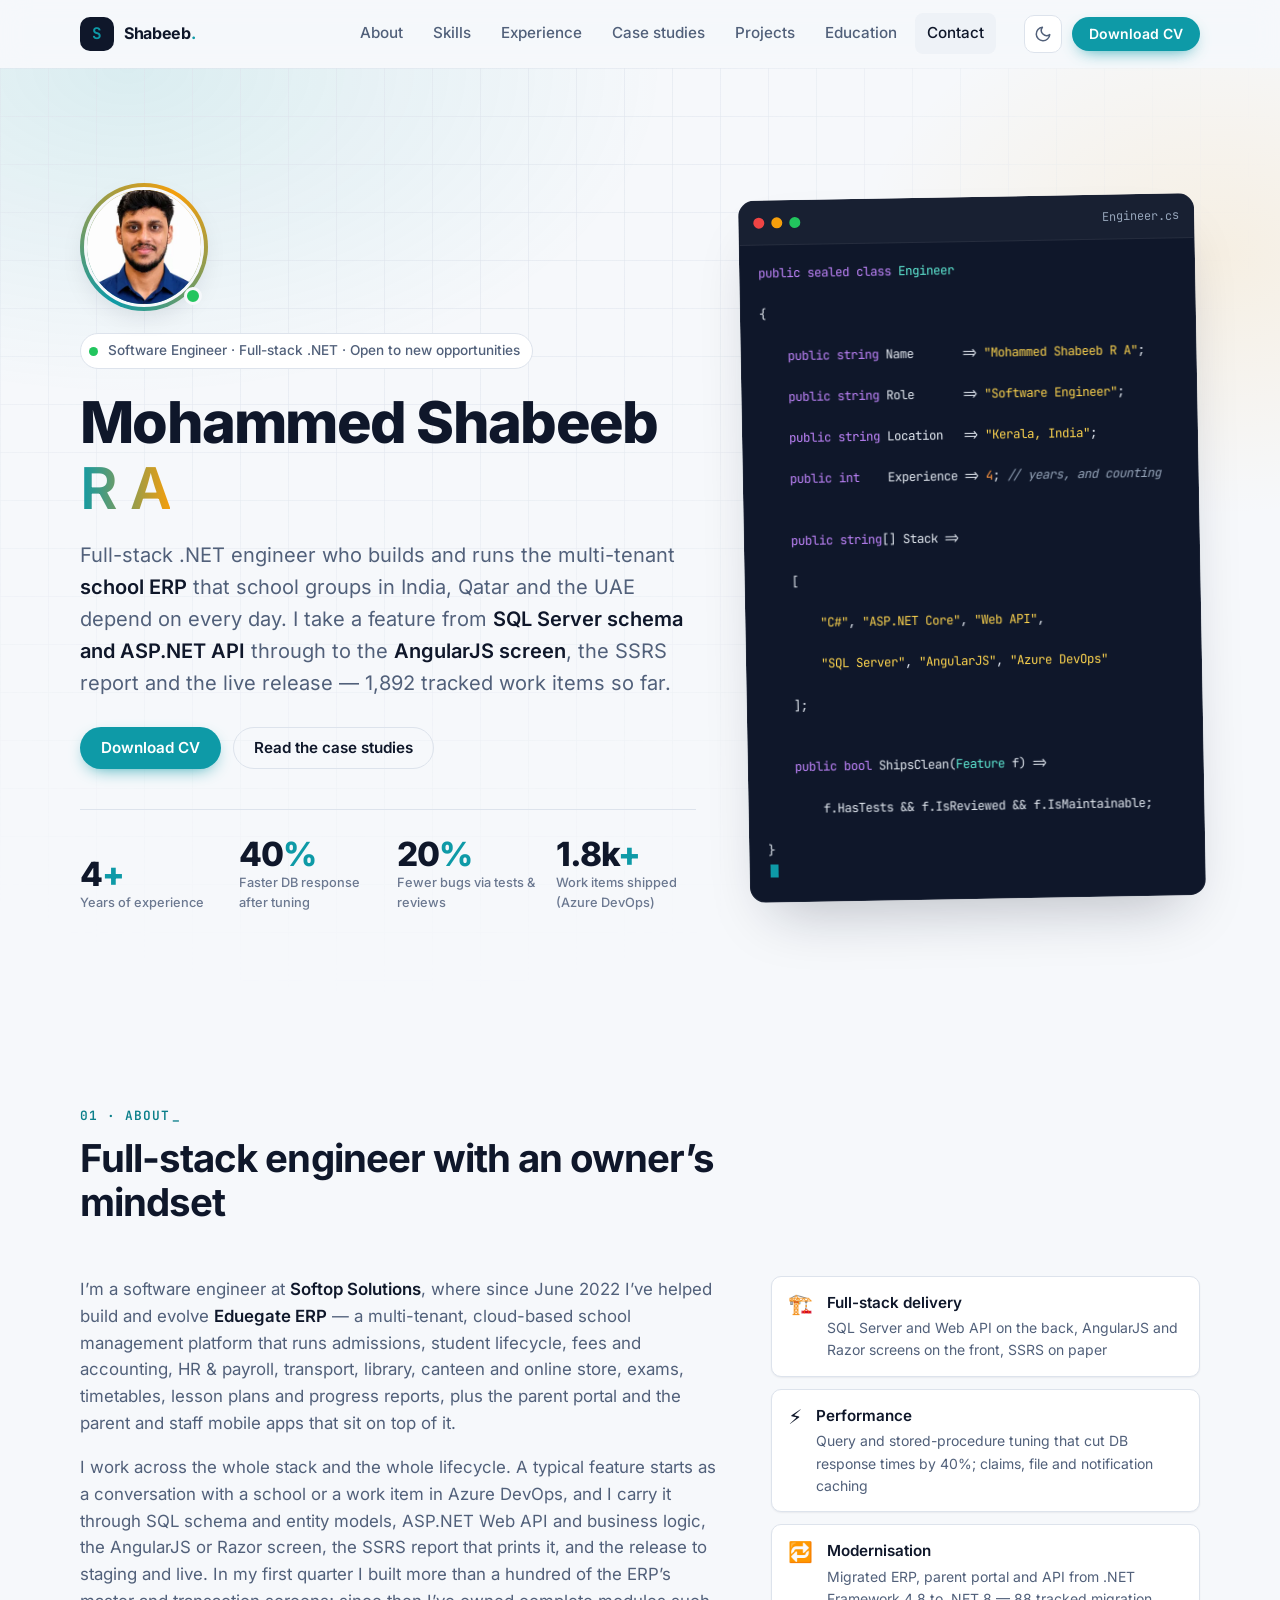
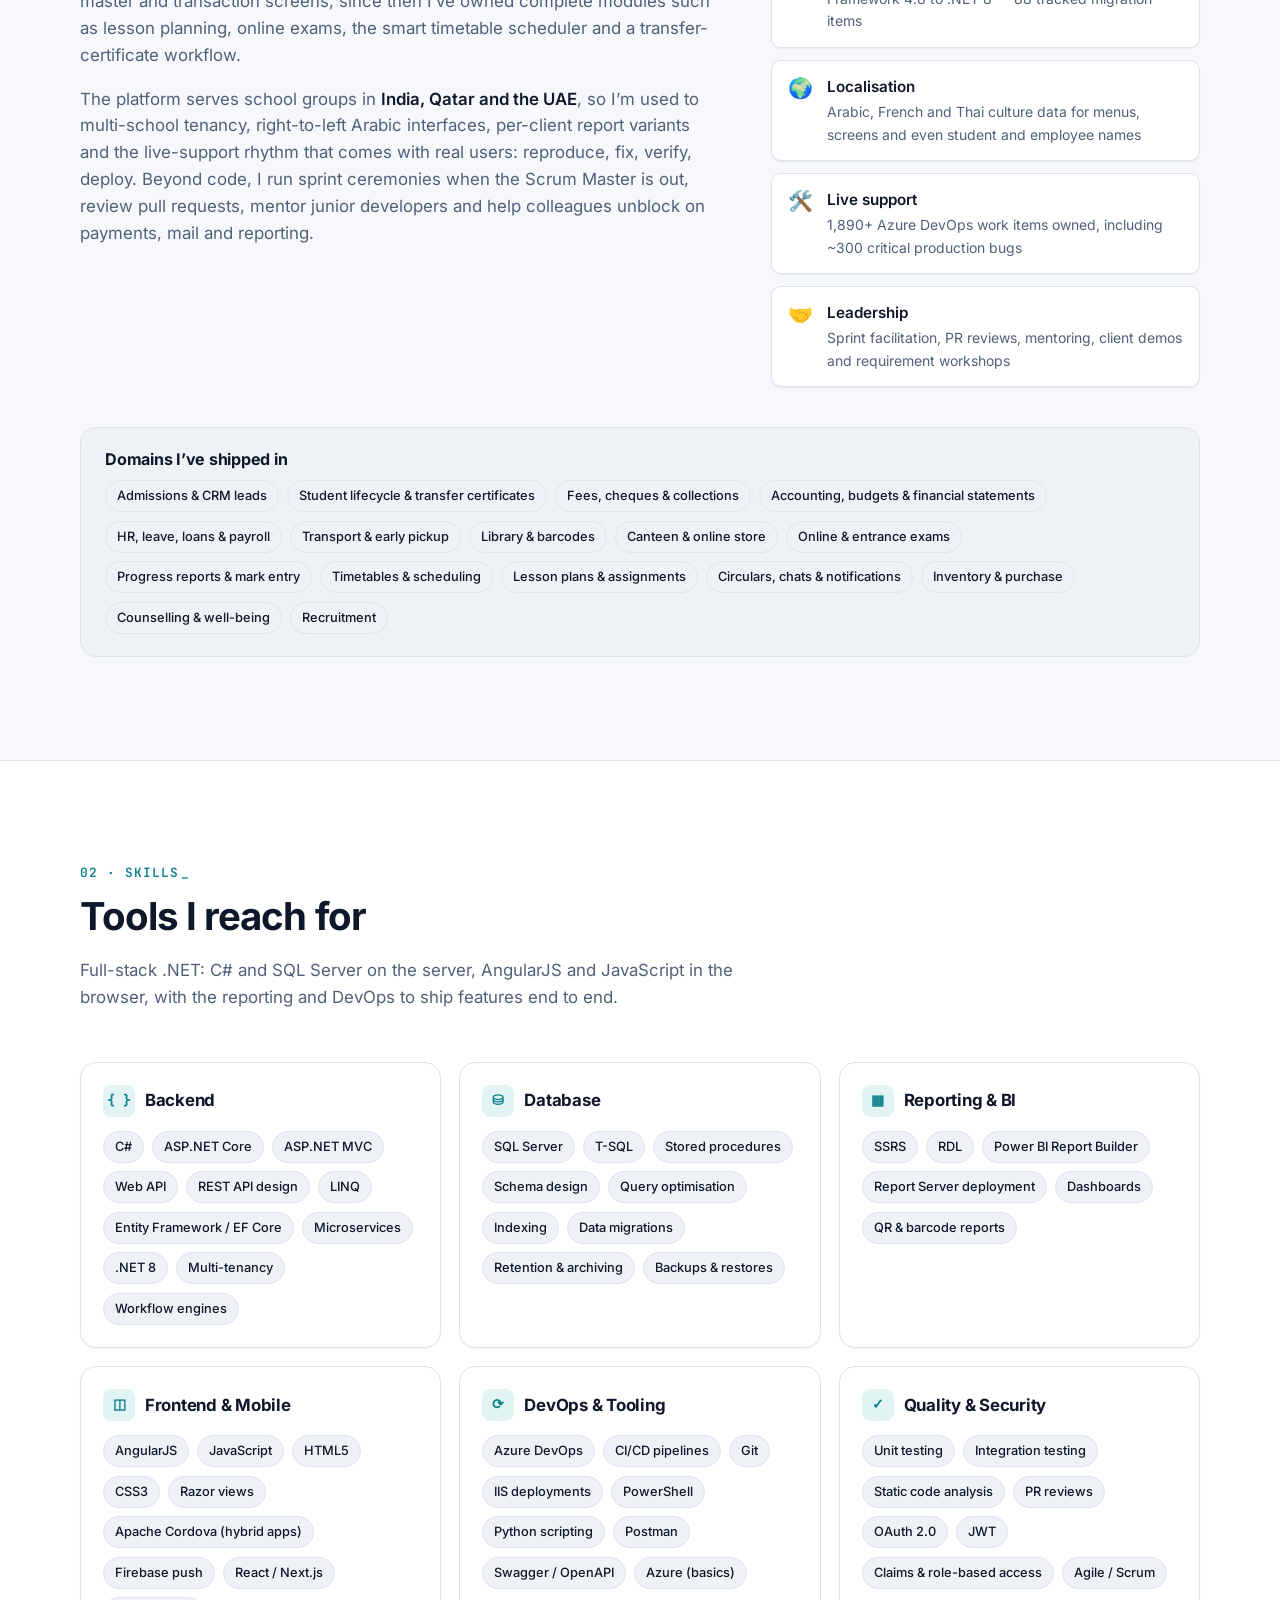
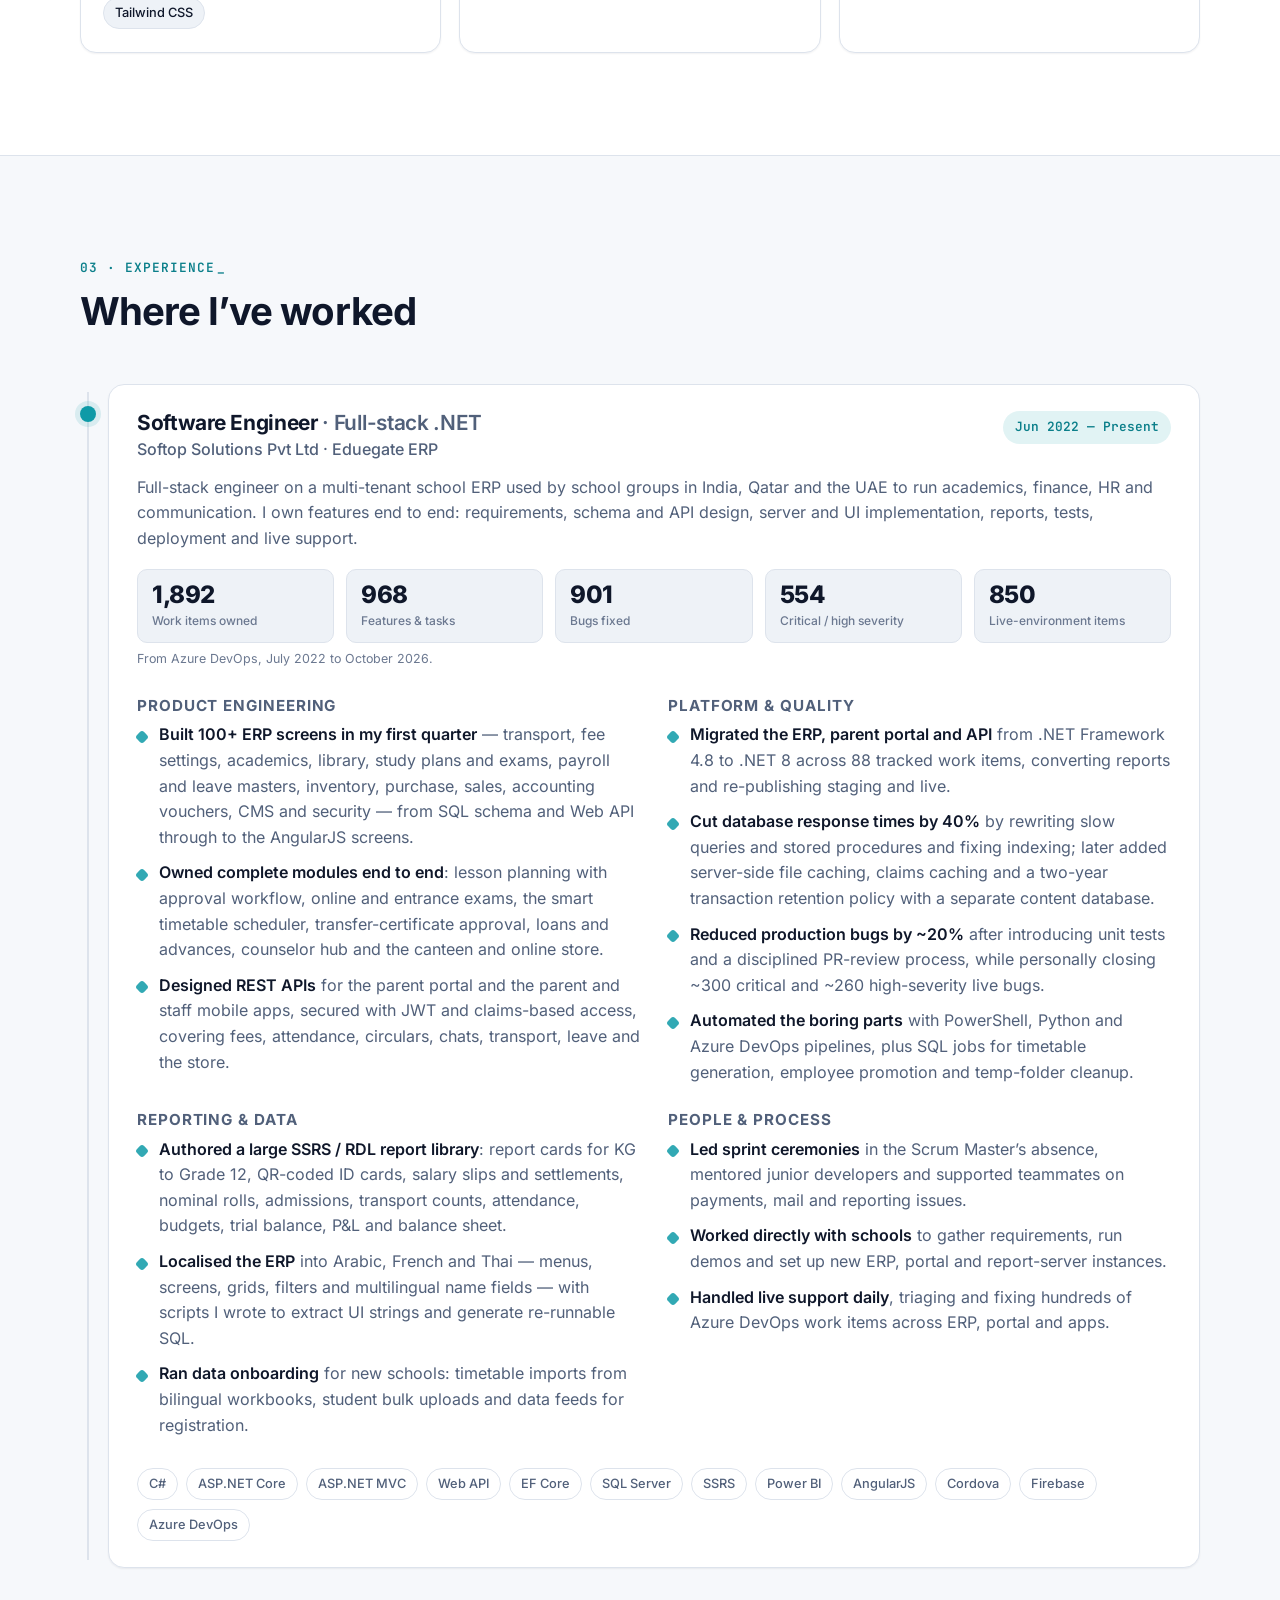
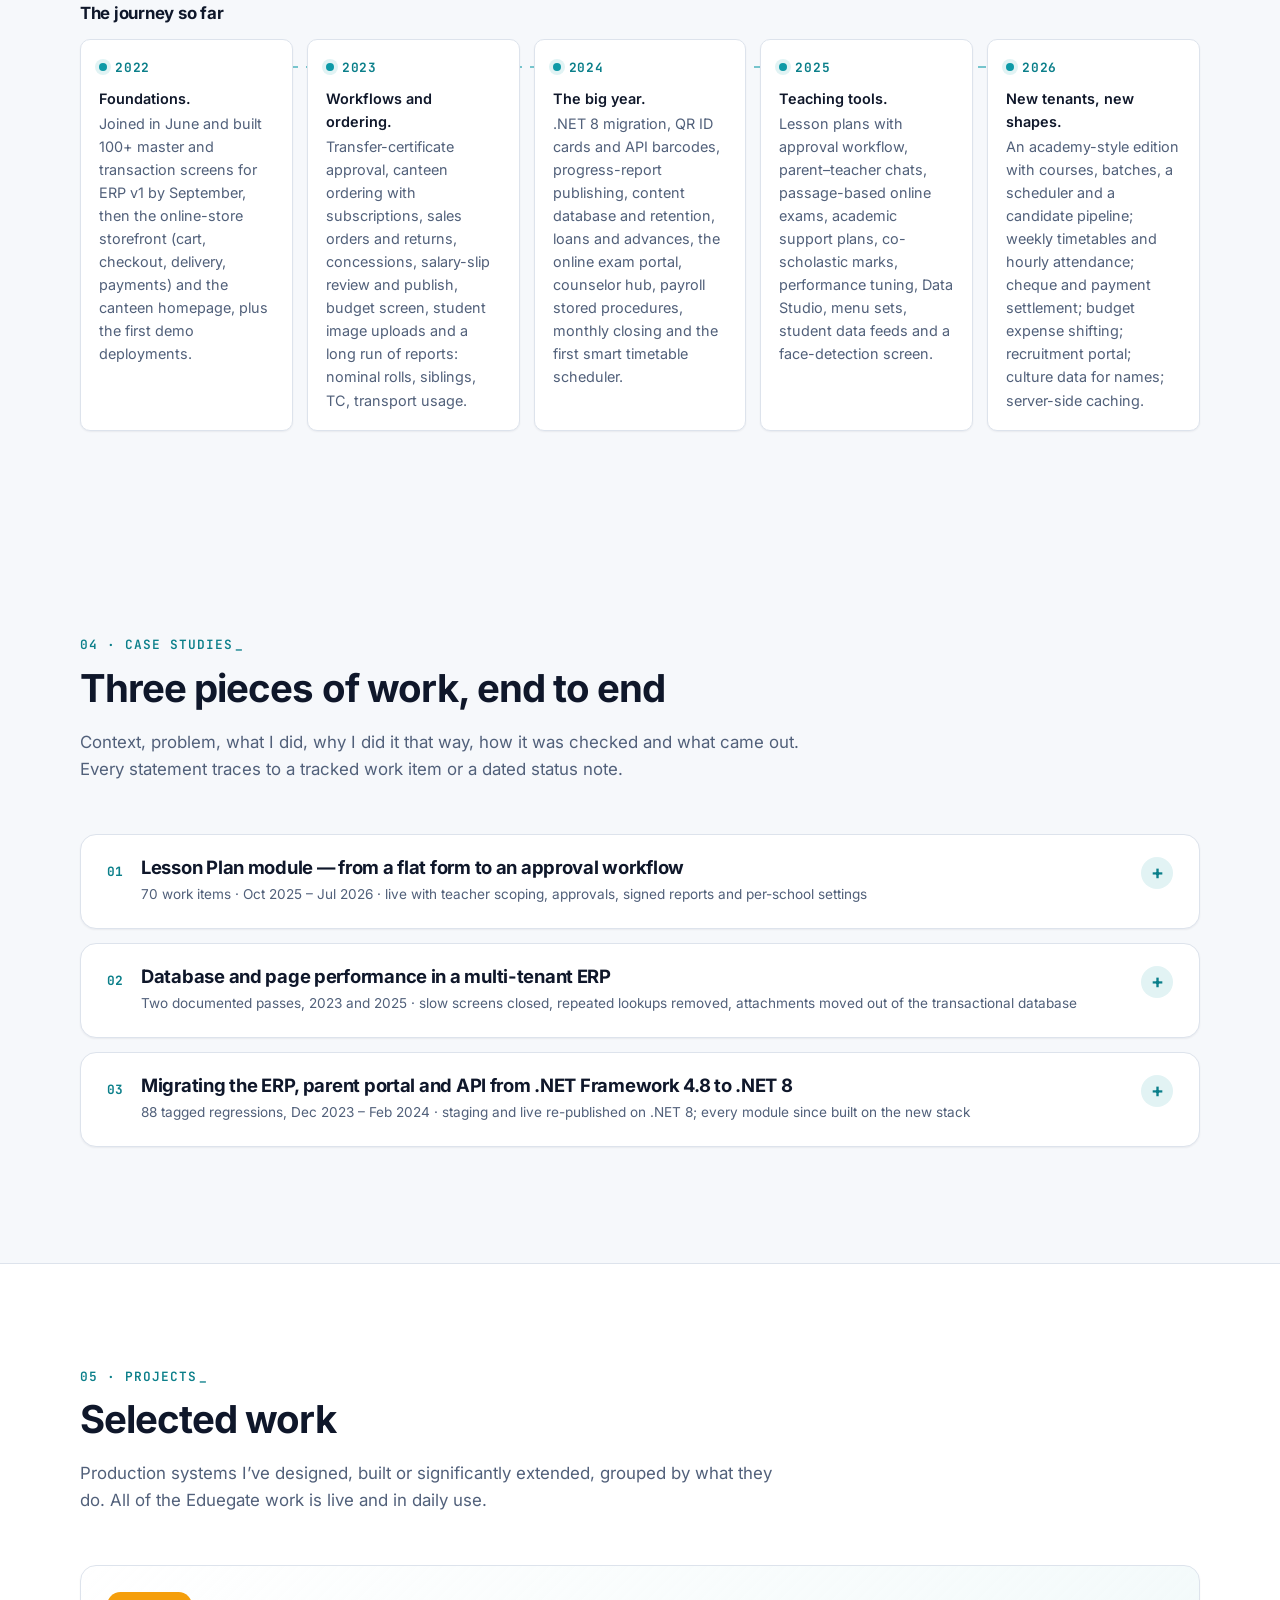
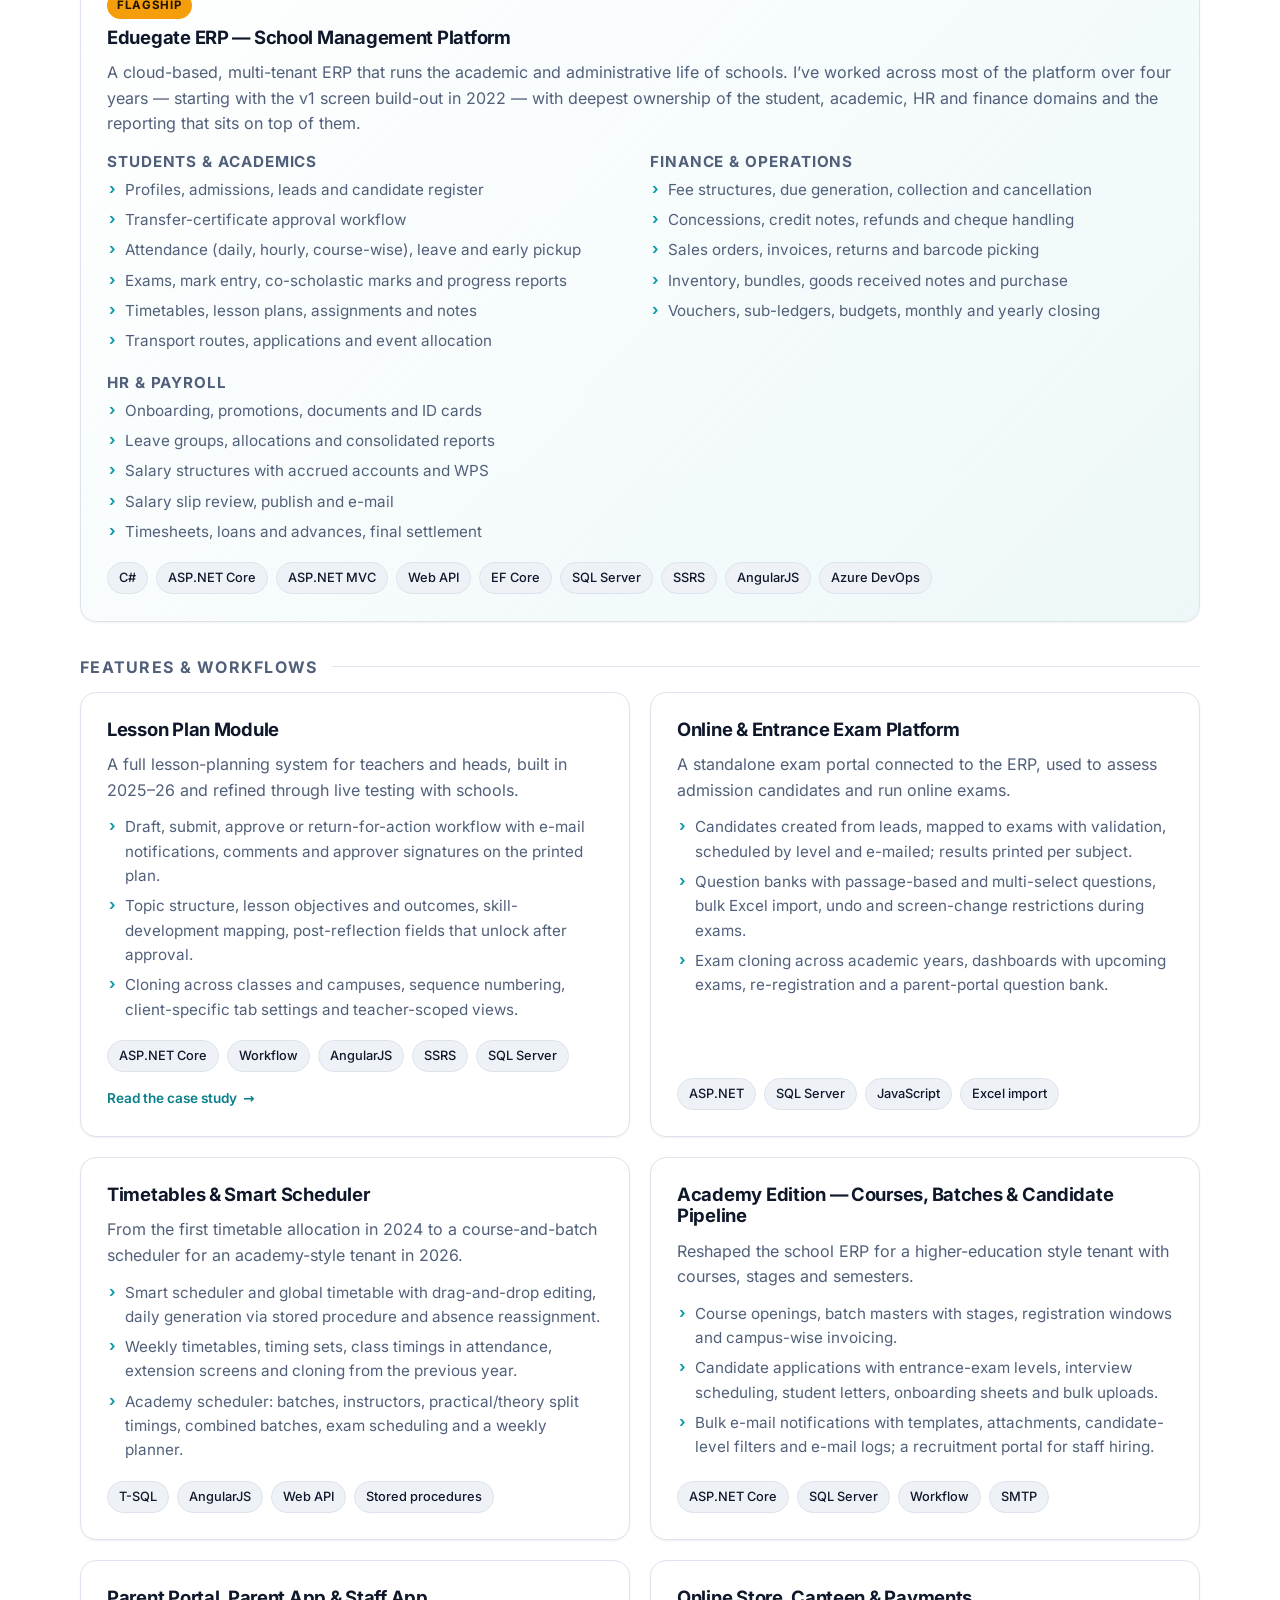
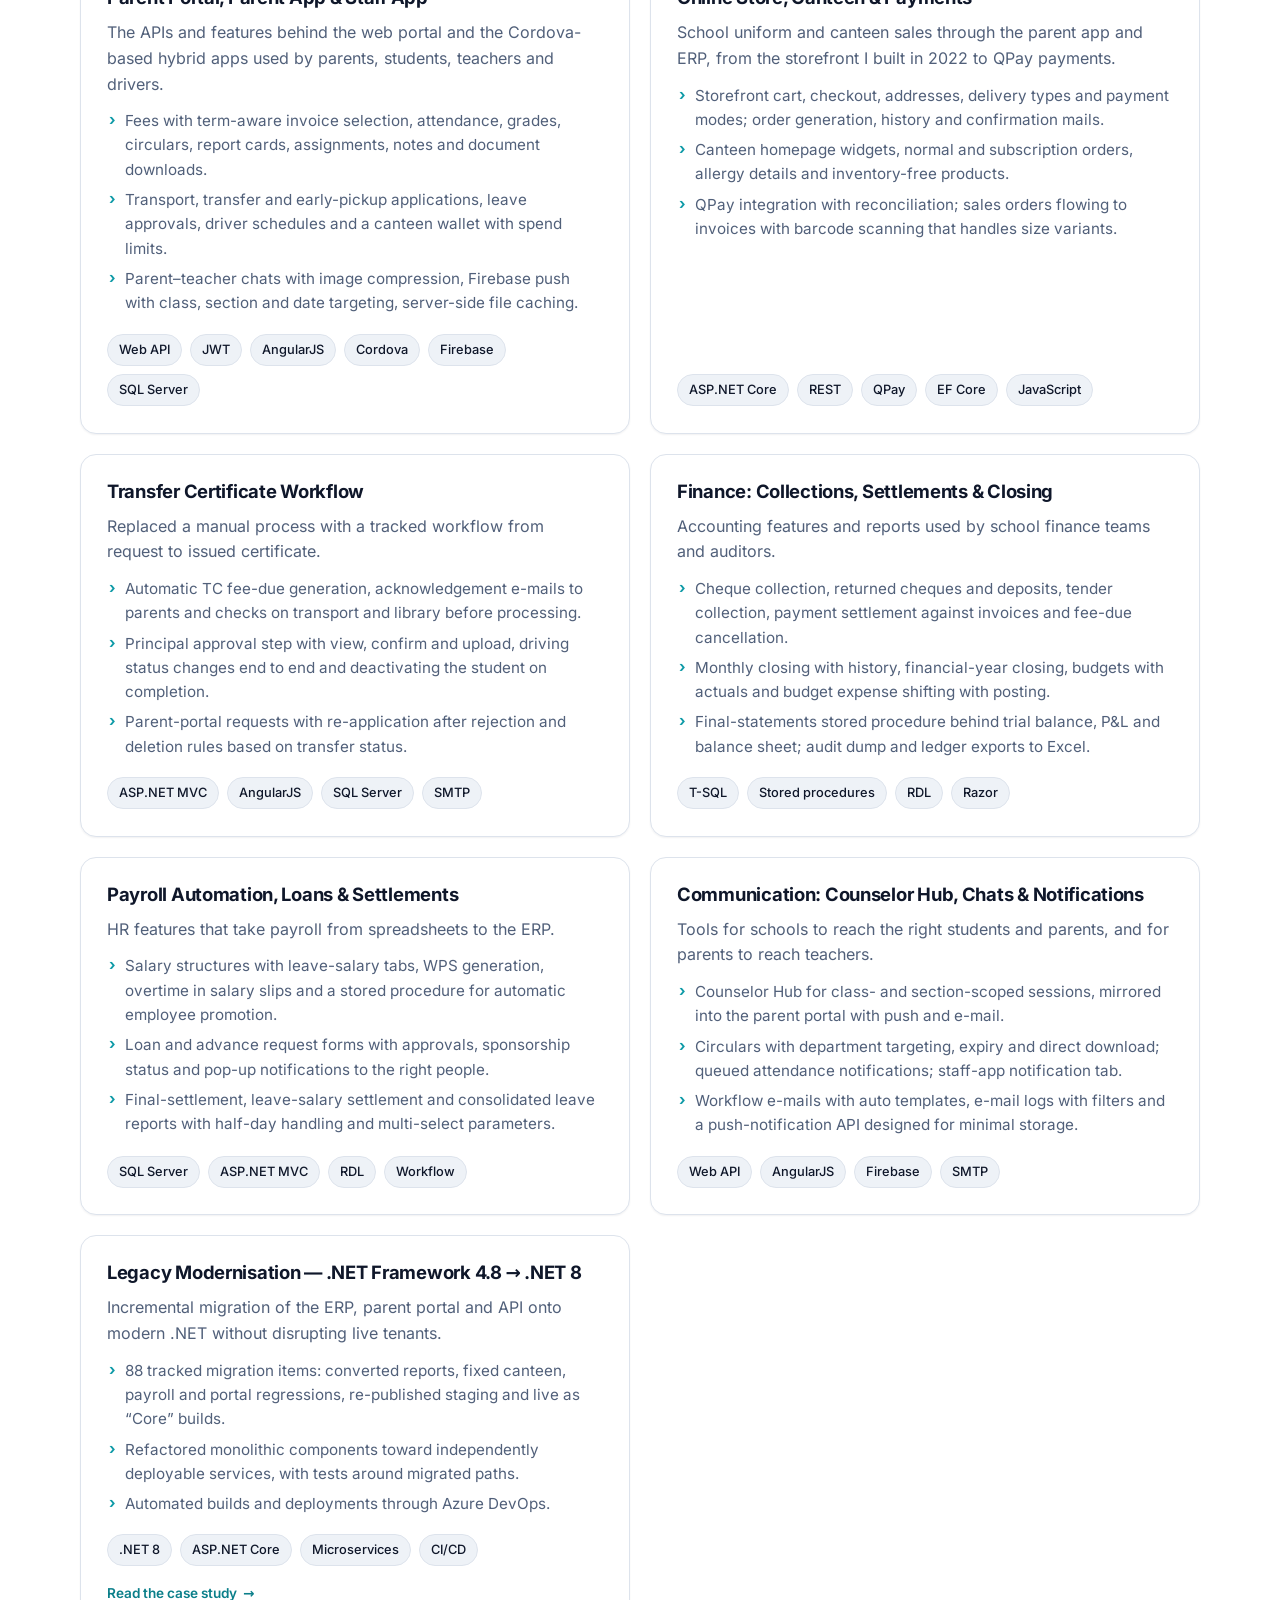
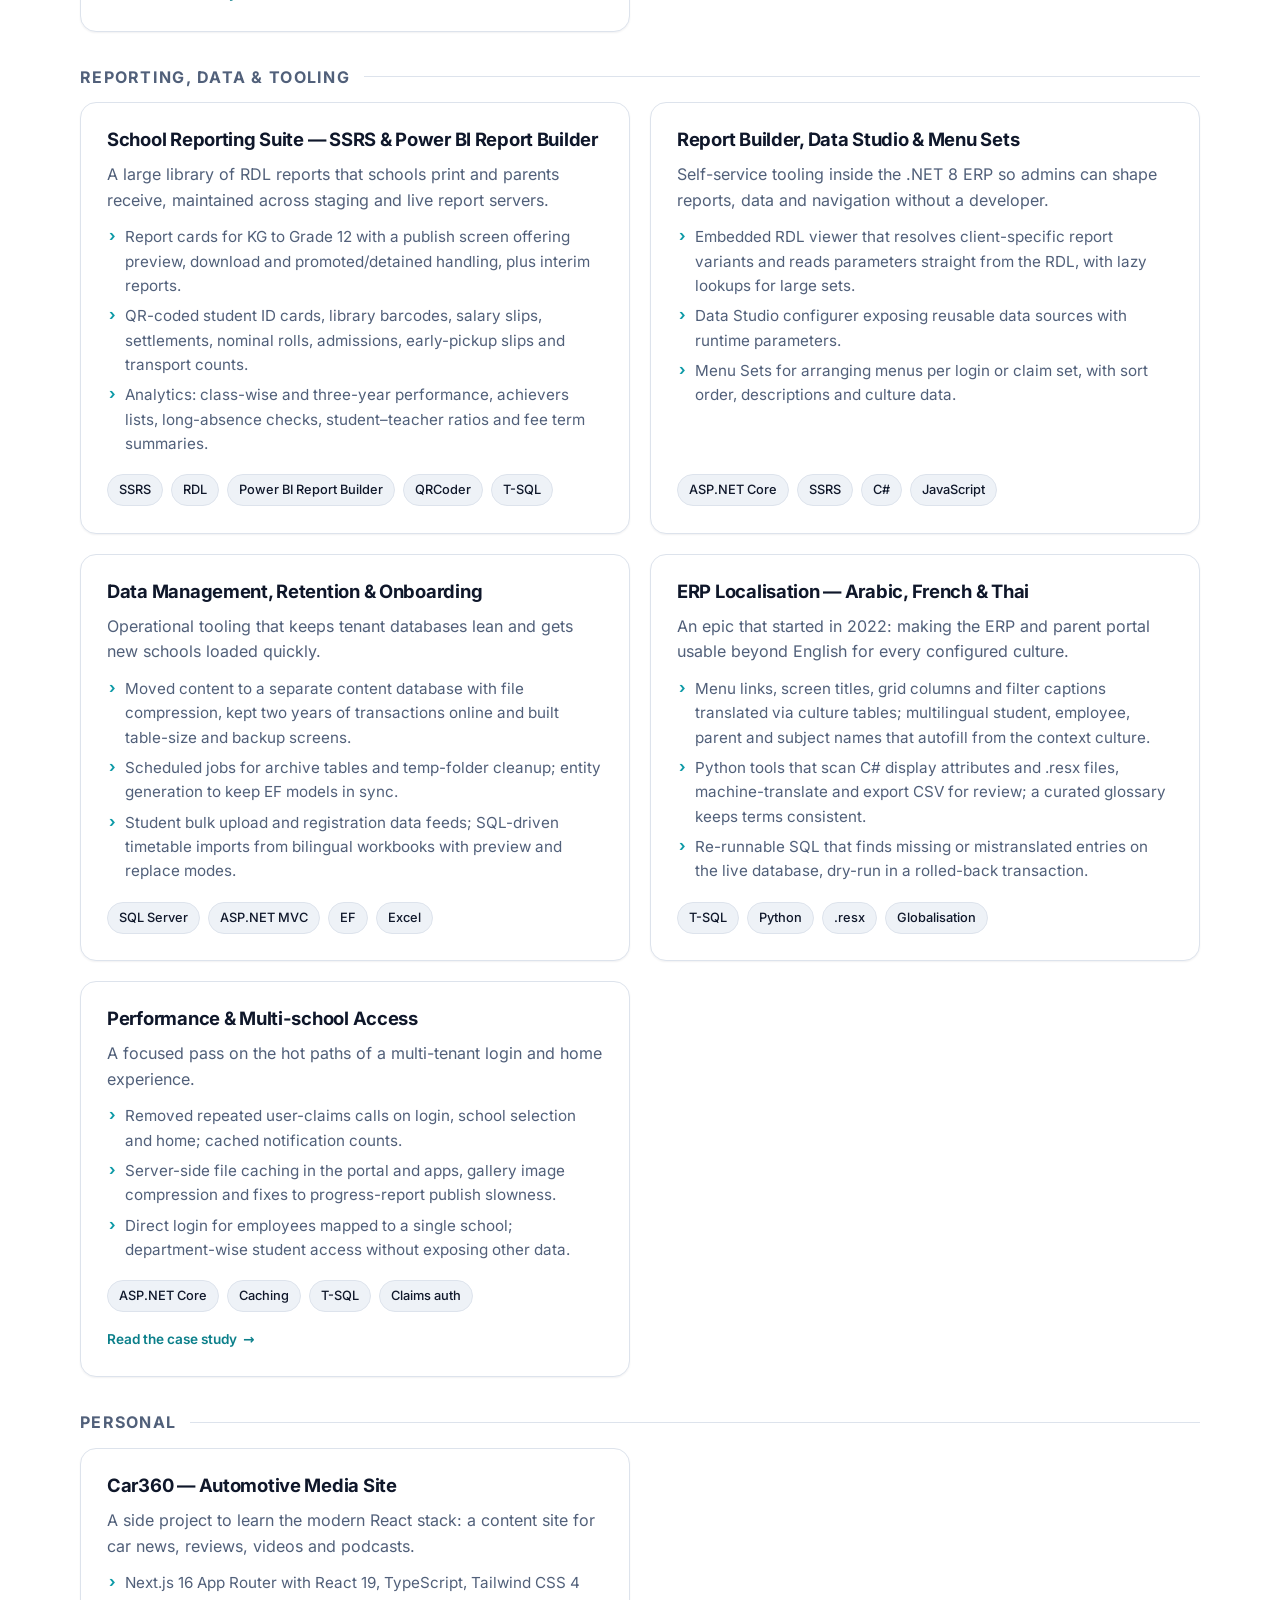
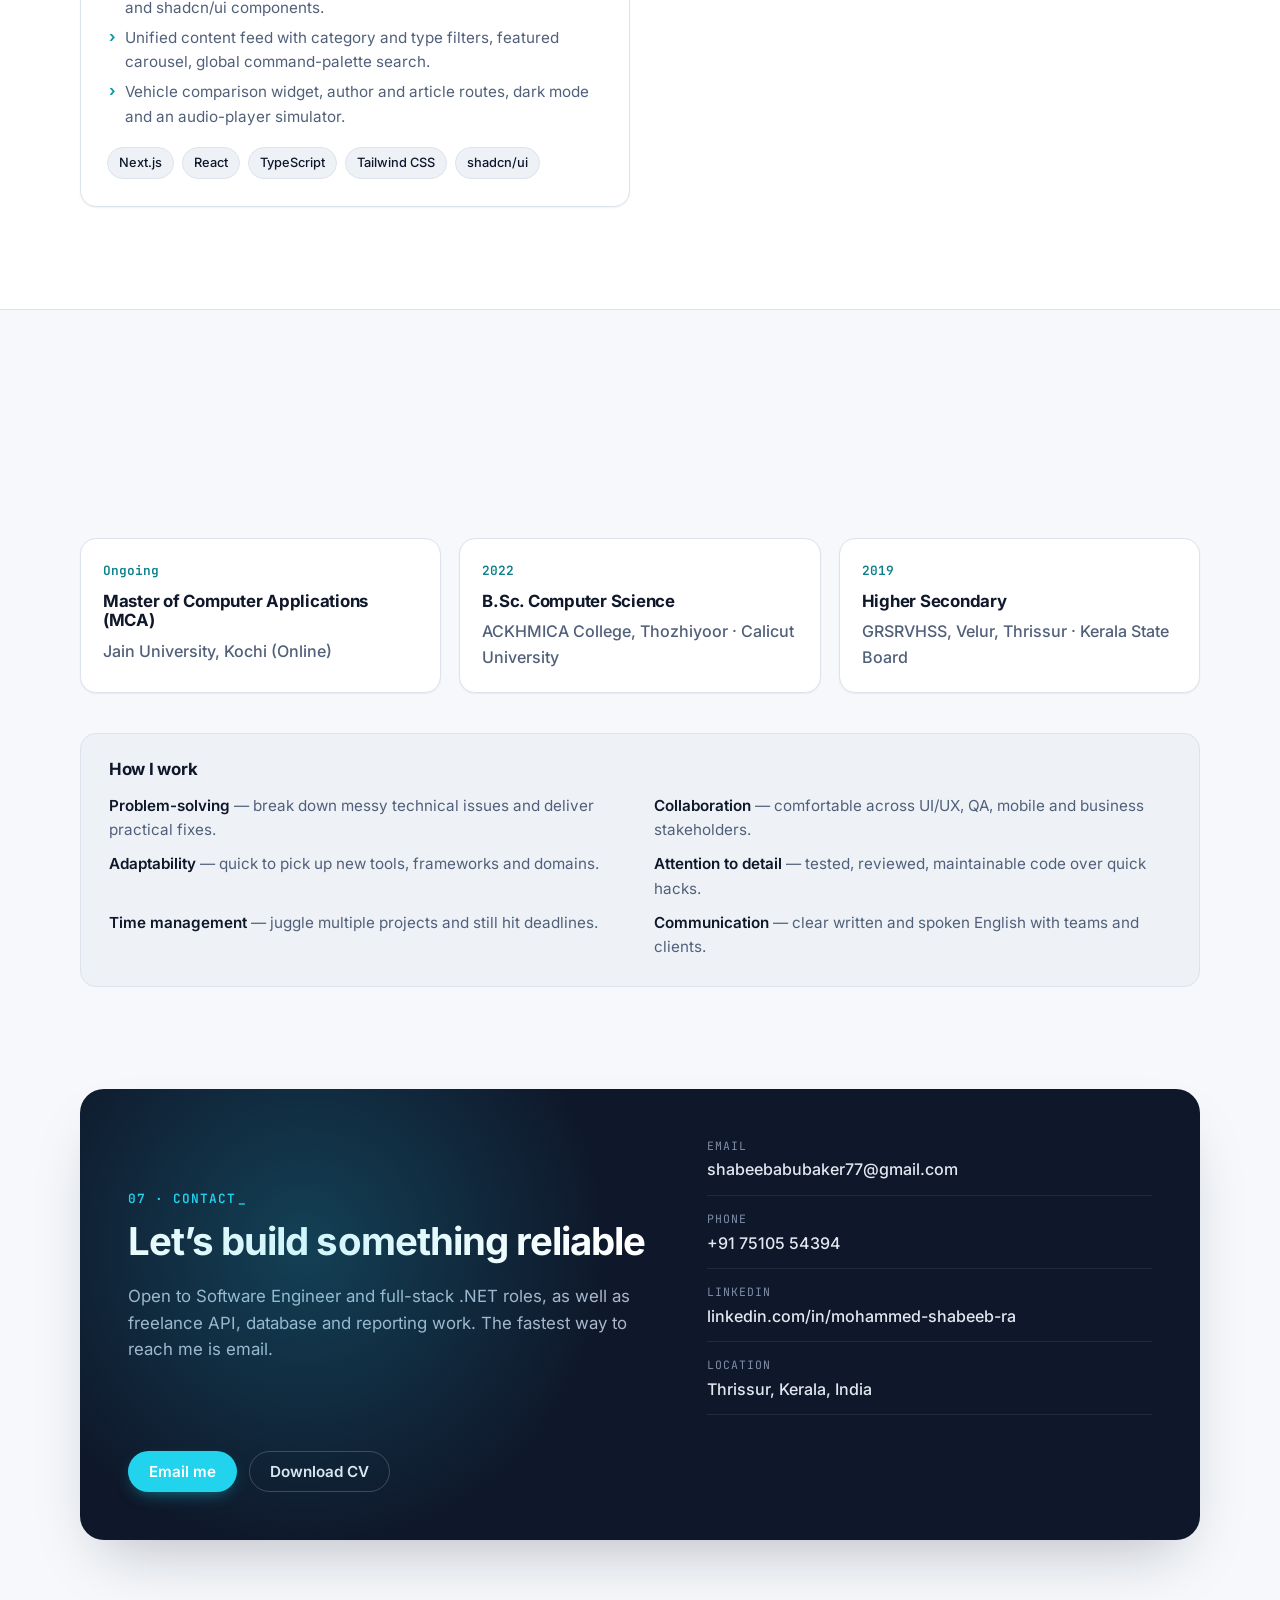
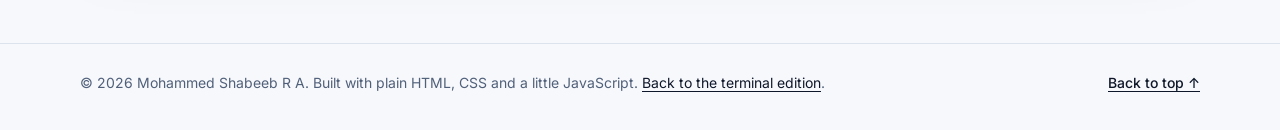
<file: light/index.html>
<!doctype html>
<html lang="en">
<head>
  <meta charset="utf-8" />
  <meta name="viewport" content="width=device-width, initial-scale=1" />
  <title>Mohammed Shabeeb R A · Software Engineer</title>
  <meta name="description" content="Mohammed Shabeeb R A — Full-stack Software Engineer with 4+ years building scalable ERP platforms end to end: ASP.NET Core APIs, SQL Server data layers, AngularJS front-ends, payment integrations and BI reporting." />
  <meta property="og:title" content="Mohammed Shabeeb R A · Software Engineer" />
  <meta property="og:description" content="Full-stack Software Engineer: 4+ years building school ERP platforms end to end with C#, ASP.NET Core, SQL Server and AngularJS." />
  <meta property="og:type" content="website" />
  <link rel="canonical" href="https://mohammedshabeebra.github.io/portfolio/light/" />
  <meta property="og:url" content="https://mohammedshabeebra.github.io/portfolio/light/" />
  <meta property="og:image" content="https://mohammedshabeebra.github.io/portfolio/assets/og-image.png" />
  <meta property="og:image:width" content="1200" />
  <meta property="og:image:height" content="630" />
  <meta property="og:image:alt" content="Mohammed Shabeeb R A, Software Engineer, Full-stack .NET" />
  <meta property="og:site_name" content="Mohammed Shabeeb R A" />
  <meta name="twitter:card" content="summary_large_image" />
  <meta name="twitter:title" content="Mohammed Shabeeb R A · Software Engineer" />
  <meta name="twitter:description" content="Full-stack .NET engineer: 4+ years building school ERP platforms end to end." />
  <meta name="twitter:image" content="https://mohammedshabeebra.github.io/portfolio/assets/og-image.png" />
  <meta name="theme-color" content="#09090c" />
  <link rel="icon" href="../assets/favicon.svg" type="image/svg+xml" />
  <link rel="icon" href="../assets/favicon-32.png" sizes="32x32" type="image/png" />
  <link rel="apple-touch-icon" href="../assets/apple-touch-icon.png" />
  <script type="application/ld+json">
{
  "@context": "https://schema.org",
  "@type": "Person",
  "name": "Mohammed Shabeeb R A",
  "jobTitle": "Software Engineer",
  "description": "Full-stack .NET software engineer with 4+ years building multi-tenant school ERP platforms, REST APIs, SQL Server data layers and SSRS reporting.",
  "url": "https://mohammedshabeebra.github.io/portfolio/",
  "image": "https://mohammedshabeebra.github.io/portfolio/assets/profile.jpg",
  "email": "mailto:shabeebabubaker77@gmail.com",
  "telephone": "+91 75105 54394",
  "sameAs": [
    "https://www.linkedin.com/in/mohammed-shabeeb-ra"
  ],
  "worksFor": {
    "@type": "Organization",
    "name": "Softop Solutions Pvt Ltd"
  },
  "alumniOf": [
    {
      "@type": "CollegeOrUniversity",
      "name": "Jain University"
    },
    {
      "@type": "CollegeOrUniversity",
      "name": "University of Calicut"
    }
  ],
  "address": {
    "@type": "PostalAddress",
    "addressLocality": "Thrissur",
    "addressRegion": "Kerala",
    "addressCountry": "IN"
  },
  "knowsAbout": [
    "C#",
    "ASP.NET Core",
    "SQL Server",
    "Entity Framework",
    "AngularJS",
    "SSRS",
    "Azure DevOps",
    "REST APIs"
  ]
}
  </script>
  <link rel="preload" href="../assets/fonts/inter.woff2" as="font" type="font/woff2" crossorigin />
  <link rel="preload" href="../assets/fonts/jetbrains-mono.woff2" as="font" type="font/woff2" crossorigin />
  <link rel="stylesheet" href="styles.css?v=20261025c" />
  <script>
    // Apply saved theme before paint to avoid a flash.
    (function () {
      try {
        var t = localStorage.getItem('theme');
        if (t === 'light' || t === 'dark') document.documentElement.setAttribute('data-theme', t);
      } catch (e) {}
    })();
  </script>
</head>
<body>
  <div class="scroll-progress" aria-hidden="true"></div>
  <a class="skip-link" href="#about">Skip to content</a>

  <header class="site-header">
    <nav class="nav container" aria-label="Primary">
      <a class="brand" href="#top" title="Back to top">
        <span class="brand-mark" aria-hidden="true">S</span>
        <span class="brand-text">Shabeeb<span class="brand-dot">.</span></span>
      </a>

      <button class="nav-toggle" aria-expanded="false" aria-controls="nav-menu" aria-label="Open menu">
        <span></span><span></span><span></span>
      </button>

      <div class="nav-menu" id="nav-menu">
        <ul class="nav-links">
          <li><a href="#about">About</a></li>
          <li><a href="#skills">Skills</a></li>
          <li><a href="#experience">Experience</a></li>
          <li><a href="#cases">Case studies</a></li>
          <li><a href="#projects">Projects</a></li>
          <li><a href="#education">Education</a></li>
          <li><a href="#contact">Contact</a></li>
        </ul>
        <div class="nav-actions">
          <button class="theme-toggle" type="button" aria-label="Toggle colour theme" title="Toggle theme">
            <svg class="icon-sun" viewBox="0 0 24 24" width="18" height="18" fill="none" stroke="currentColor" stroke-width="2" stroke-linecap="round" stroke-linejoin="round"><circle cx="12" cy="12" r="4"/><path d="M12 2v2m0 16v2M4.93 4.93l1.41 1.41m11.32 11.32 1.41 1.41M2 12h2m16 0h2M4.93 19.07l1.41-1.41m11.32-11.32 1.41-1.41"/></svg>
            <svg class="icon-moon" viewBox="0 0 24 24" width="18" height="18" fill="none" stroke="currentColor" stroke-width="2" stroke-linecap="round" stroke-linejoin="round"><path d="M21 12.79A9 9 0 1 1 11.21 3 7 7 0 0 0 21 12.79z"/></svg>
          </button>
          <a class="btn btn-primary btn-sm" href="../assets/Mohammed-Shabeeb-RA-CV.pdf" download>Download CV</a>
        </div>
      </div>
    </nav>
  </header>

  <main id="top">
    <!-- ============ HERO ============ -->
    <section class="hero">
      <div class="hero-bg" aria-hidden="true"><div class="hero-glyphs"></div></div>
      <div class="container hero-inner">
        <div class="hero-copy">
          <div class="portrait">
            <picture>
              <source srcset="../assets/profile-256.webp" type="image/webp" />
              <img src="../assets/profile-256.jpg" alt="Portrait of Mohammed Shabeeb R A" width="128" height="128" loading="eager" decoding="async" fetchpriority="high" />
            </picture>
          </div>
          <p class="eyebrow"><span class="status-dot"></span> Software Engineer · Full-stack .NET · Open to new opportunities</p>
          <h1>Mohammed Shabeeb <span class="muted">R A</span></h1>
          <p class="hero-tagline">
            Full-stack .NET engineer who builds and runs the multi-tenant <strong>school ERP</strong> that school groups in
            India, Qatar and the UAE depend on every day. I take a feature from <strong>SQL Server schema and ASP.NET API</strong>
            through to the <strong>AngularJS screen</strong>, the SSRS report and the live release — 1,892 tracked work items so far.
          </p>
          <div class="hero-cta">
            <a class="btn btn-primary" href="../assets/Mohammed-Shabeeb-RA-CV.pdf" download>Download CV</a>
            <a class="btn btn-ghost" href="#cases">Read the case studies</a>
          </div>
          <dl class="hero-stats">
            <div><dt>Years of experience</dt><dd><span class="count" data-count="4">4</span><span class="accent">+</span></dd></div>
            <div><dt>Faster DB response after tuning</dt><dd><span class="count" data-count="40">40</span><span class="accent">%</span></dd></div>
            <div><dt>Fewer bugs via tests &amp; reviews</dt><dd><span class="count" data-count="20">20</span><span class="accent">%</span></dd></div>
            <div><dt>Work items shipped (Azure DevOps)</dt><dd><span class="count" data-count="1.8" data-decimals="1">1.8</span>k<span class="accent">+</span></dd></div>
          </dl>
        </div>

        <aside class="hero-card" aria-label="Snapshot">
          <div class="code-card">
            <div class="code-bar"><span></span><span></span><span></span><em>Engineer.cs</em></div>
<pre><code><span class="ln" style="--i:0"><span class="kw">public sealed class</span> <span class="ty">Engineer</span></span>
<span class="ln" style="--i:1">{</span>
<span class="ln" style="--i:2">    <span class="kw">public string</span> Name       => <span class="str">"Mohammed Shabeeb R A"</span>;</span>
<span class="ln" style="--i:3">    <span class="kw">public string</span> Role       => <span class="str">"Software Engineer"</span>;</span>
<span class="ln" style="--i:4">    <span class="kw">public string</span> Location   => <span class="str">"Kerala, India"</span>;</span>
<span class="ln" style="--i:5">    <span class="kw">public int</span>    Experience => <span class="num">4</span>; <span class="cm">// years, and counting</span></span>
<span class="ln" style="--i:6"></span>
<span class="ln" style="--i:7">    <span class="kw">public string</span>[] Stack =></span>
<span class="ln" style="--i:8">    [</span>
<span class="ln" style="--i:9">        <span class="str">"C#"</span>, <span class="str">"ASP.NET Core"</span>, <span class="str">"Web API"</span>,</span>
<span class="ln" style="--i:10">        <span class="str">"SQL Server"</span>, <span class="str">"AngularJS"</span>, <span class="str">"Azure DevOps"</span></span>
<span class="ln" style="--i:11">    ];</span>
<span class="ln" style="--i:12"></span>
<span class="ln" style="--i:13">    <span class="kw">public bool</span> ShipsClean(<span class="ty">Feature</span> f) =></span>
<span class="ln" style="--i:14">        f.HasTests &amp;&amp; f.IsReviewed &amp;&amp; f.IsMaintainable;</span>
<span class="ln" style="--i:15">}</span><span class="cursor" aria-hidden="true"></span></code></pre>
          </div>
        </aside>
      </div>
    </section>

    <!-- ============ ABOUT ============ -->
    <section id="about" class="section">
      <div class="container">
        <div class="section-head reveal">
          <p class="section-kicker">01 · About</p>
          <h2>Full-stack engineer with an owner’s mindset</h2>
        </div>
        <div class="about-grid">
          <div class="about-copy reveal">
            <p>
              I’m a software engineer at <strong>Softop Solutions</strong>, where since June 2022 I’ve helped build and evolve
              <strong>Eduegate ERP</strong> — a multi-tenant, cloud-based school management platform that runs admissions, student
              lifecycle, fees and accounting, HR &amp; payroll, transport, library, canteen and online store, exams, timetables,
              lesson plans and progress reports, plus the parent portal and the parent and staff mobile apps that sit on top of it.
            </p>
            <p>
              I work across the whole stack and the whole lifecycle. A typical feature starts as a conversation with a school or a
              work item in Azure DevOps, and I carry it through SQL schema and entity models, ASP.NET Web API and business logic,
              the AngularJS or Razor screen, the SSRS report that prints it, and the release to staging and live. In my first
              quarter I built more than a hundred of the ERP’s master and transaction screens; since then I’ve owned complete
              modules such as lesson planning, online exams, the smart timetable scheduler and a transfer-certificate workflow.
            </p>
            <p>
              The platform serves school groups in <strong>India, Qatar and the UAE</strong>, so I’m used to multi-school tenancy,
              right-to-left Arabic interfaces, per-client report variants and the live-support rhythm that comes with real users:
              reproduce, fix, verify, deploy. Beyond code, I run sprint ceremonies when the Scrum Master is out, review pull
              requests, mentor junior developers and help colleagues unblock on payments, mail and reporting.
            </p>
          </div>
          <ul class="about-facts reveal">
            <li>
              <span class="fact-icon" aria-hidden="true">🏗️</span>
              <div><strong>Full-stack delivery</strong><span>SQL Server and Web API on the back, AngularJS and Razor screens on the front, SSRS on paper</span></div>
            </li>
            <li>
              <span class="fact-icon" aria-hidden="true">⚡</span>
              <div><strong>Performance</strong><span>Query and stored-procedure tuning that cut DB response times by 40%; claims, file and notification caching</span></div>
            </li>
            <li>
              <span class="fact-icon" aria-hidden="true">🔁</span>
              <div><strong>Modernisation</strong><span>Migrated ERP, parent portal and API from .NET Framework 4.8 to .NET 8 — 88 tracked migration items</span></div>
            </li>
            <li>
              <span class="fact-icon" aria-hidden="true">🌍</span>
              <div><strong>Localisation</strong><span>Arabic, French and Thai culture data for menus, screens and even student and employee names</span></div>
            </li>
            <li>
              <span class="fact-icon" aria-hidden="true">🛠️</span>
              <div><strong>Live support</strong><span>1,890+ Azure DevOps work items owned, including ~300 critical production bugs</span></div>
            </li>
            <li>
              <span class="fact-icon" aria-hidden="true">🤝</span>
              <div><strong>Leadership</strong><span>Sprint facilitation, PR reviews, mentoring, client demos and requirement workshops</span></div>
            </li>
          </ul>
        </div>

        <div class="domains reveal">
          <h3>Domains I’ve shipped in</h3>
          <ul class="tags">
            <li>Admissions &amp; CRM leads</li><li>Student lifecycle &amp; transfer certificates</li><li>Fees, cheques &amp; collections</li>
            <li>Accounting, budgets &amp; financial statements</li><li>HR, leave, loans &amp; payroll</li><li>Transport &amp; early pickup</li>
            <li>Library &amp; barcodes</li><li>Canteen &amp; online store</li><li>Online &amp; entrance exams</li><li>Progress reports &amp; mark entry</li>
            <li>Timetables &amp; scheduling</li><li>Lesson plans &amp; assignments</li><li>Circulars, chats &amp; notifications</li>
            <li>Inventory &amp; purchase</li><li>Counselling &amp; well-being</li><li>Recruitment</li>
          </ul>
        </div>
      </div>
    </section>

    <!-- ============ SKILLS ============ -->
    <section id="skills" class="section section-alt">
      <div class="container">
        <div class="section-head reveal">
          <p class="section-kicker">02 · Skills</p>
          <h2>Tools I reach for</h2>
          <p class="section-lede">Full-stack .NET: C# and SQL Server on the server, AngularJS and JavaScript in the browser, with the reporting and DevOps to ship features end to end.</p>
        </div>
        <div class="skills-grid">
          <article class="skill-card reveal">
            <h3><span class="skill-icon">{ }</span> Backend</h3>
            <ul class="tags">
              <li>C#</li><li>ASP.NET Core</li><li>ASP.NET MVC</li><li>Web API</li><li>REST API design</li>
              <li>LINQ</li><li>Entity Framework / EF Core</li><li>Microservices</li><li>.NET 8</li><li>Multi-tenancy</li><li>Workflow engines</li>
            </ul>
          </article>
          <article class="skill-card reveal">
            <h3><span class="skill-icon">⛁</span> Database</h3>
            <ul class="tags">
              <li>SQL Server</li><li>T-SQL</li><li>Stored procedures</li><li>Schema design</li>
              <li>Query optimisation</li><li>Indexing</li><li>Data migrations</li><li>Retention &amp; archiving</li><li>Backups &amp; restores</li>
            </ul>
          </article>
          <article class="skill-card reveal">
            <h3><span class="skill-icon">▦</span> Reporting &amp; BI</h3>
            <ul class="tags">
              <li>SSRS</li><li>RDL</li><li>Power BI Report Builder</li><li>Report Server deployment</li><li>Dashboards</li><li>QR &amp; barcode reports</li>
            </ul>
          </article>
          <article class="skill-card reveal">
            <h3><span class="skill-icon">◫</span> Frontend &amp; Mobile</h3>
            <ul class="tags">
              <li>AngularJS</li><li>JavaScript</li><li>HTML5</li><li>CSS3</li><li>Razor views</li>
              <li>Apache Cordova (hybrid apps)</li><li>Firebase push</li><li>React / Next.js</li><li>Tailwind CSS</li>
            </ul>
          </article>
          <article class="skill-card reveal">
            <h3><span class="skill-icon">⟳</span> DevOps &amp; Tooling</h3>
            <ul class="tags">
              <li>Azure DevOps</li><li>CI/CD pipelines</li><li>Git</li><li>IIS deployments</li><li>PowerShell</li>
              <li>Python scripting</li><li>Postman</li><li>Swagger / OpenAPI</li><li>Azure (basics)</li>
            </ul>
          </article>
          <article class="skill-card reveal">
            <h3><span class="skill-icon">✓</span> Quality &amp; Security</h3>
            <ul class="tags">
              <li>Unit testing</li><li>Integration testing</li><li>Static code analysis</li><li>PR reviews</li>
              <li>OAuth 2.0</li><li>JWT</li><li>Claims &amp; role-based access</li><li>Agile / Scrum</li>
            </ul>
          </article>
        </div>
      </div>
    </section>

    <!-- ============ EXPERIENCE ============ -->
    <section id="experience" class="section">
      <div class="container">
        <div class="section-head reveal">
          <p class="section-kicker">03 · Experience</p>
          <h2>Where I’ve worked</h2>
        </div>

        <ol class="timeline">
          <li class="timeline-item reveal">
            <div class="timeline-marker" aria-hidden="true"></div>
            <div class="timeline-card">
              <header class="timeline-head">
                <div>
                  <h3>Software Engineer <span class="muted">· Full-stack .NET</span></h3>
                  <p class="org">Softop Solutions Pvt Ltd · Eduegate ERP</p>
                </div>
                <p class="period"><time datetime="2022-06">Jun 2022</time> — Present</p>
              </header>
              <p class="timeline-summary">
                Full-stack engineer on a multi-tenant school ERP used by school groups in India, Qatar and the UAE to run academics,
                finance, HR and communication. I own features end to end: requirements, schema and API design, server and UI
                implementation, reports, tests, deployment and live support.
              </p>

              <dl class="numbers">
                <div><dt>Work items owned</dt><dd class="count" data-count="1892">1,892</dd></div>
                <div><dt>Features &amp; tasks</dt><dd class="count" data-count="968">968</dd></div>
                <div><dt>Bugs fixed</dt><dd class="count" data-count="901">901</dd></div>
                <div><dt>Critical / high severity</dt><dd class="count" data-count="554">554</dd></div>
                <div><dt>Live-environment items</dt><dd class="count" data-count="850">850</dd></div>
              </dl>
              <p class="numbers-note">From Azure DevOps, July 2022 to October 2026.</p>

              <div class="exp-groups">
                <div>
                  <h4>Product engineering</h4>
                  <ul class="achievements">
                    <li><strong>Built 100+ ERP screens in my first quarter</strong> — transport, fee settings, academics, library, study plans and exams, payroll and leave masters, inventory, purchase, sales, accounting vouchers, CMS and security — from SQL schema and Web API through to the AngularJS screens.</li>
                    <li><strong>Owned complete modules end to end</strong>: lesson planning with approval workflow, online and entrance exams, the smart timetable scheduler, transfer-certificate approval, loans and advances, counselor hub and the canteen and online store.</li>
                    <li><strong>Designed REST APIs</strong> for the parent portal and the parent and staff mobile apps, secured with JWT and claims-based access, covering fees, attendance, circulars, chats, transport, leave and the store.</li>
                  </ul>
                </div>
                <div>
                  <h4>Platform &amp; quality</h4>
                  <ul class="achievements">
                    <li><strong>Migrated the ERP, parent portal and API</strong> from .NET Framework 4.8 to .NET 8 across 88 tracked work items, converting reports and re-publishing staging and live.</li>
                    <li><strong>Cut database response times by 40%</strong> by rewriting slow queries and stored procedures and fixing indexing; later added server-side file caching, claims caching and a two-year transaction retention policy with a separate content database.</li>
                    <li><strong>Reduced production bugs by ~20%</strong> after introducing unit tests and a disciplined PR-review process, while personally closing ~300 critical and ~260 high-severity live bugs.</li>
                    <li><strong>Automated the boring parts</strong> with PowerShell, Python and Azure DevOps pipelines, plus SQL jobs for timetable generation, employee promotion and temp-folder cleanup.</li>
                  </ul>
                </div>
                <div>
                  <h4>Reporting &amp; data</h4>
                  <ul class="achievements">
                    <li><strong>Authored a large SSRS / RDL report library</strong>: report cards for KG to Grade 12, QR-coded ID cards, salary slips and settlements, nominal rolls, admissions, transport counts, attendance, budgets, trial balance, P&amp;L and balance sheet.</li>
                    <li><strong>Localised the ERP</strong> into Arabic, French and Thai — menus, screens, grids, filters and multilingual name fields — with scripts I wrote to extract UI strings and generate re-runnable SQL.</li>
                    <li><strong>Ran data onboarding</strong> for new schools: timetable imports from bilingual workbooks, student bulk uploads and data feeds for registration.</li>
                  </ul>
                </div>
                <div>
                  <h4>People &amp; process</h4>
                  <ul class="achievements">
                    <li><strong>Led sprint ceremonies</strong> in the Scrum Master’s absence, mentored junior developers and supported teammates on payments, mail and reporting issues.</li>
                    <li><strong>Worked directly with schools</strong> to gather requirements, run demos and set up new ERP, portal and report-server instances.</li>
                    <li><strong>Handled live support daily</strong>, triaging and fixing hundreds of Azure DevOps work items across ERP, portal and apps.</li>
                  </ul>
                </div>
              </div>

              <ul class="tags tags-muted">
                <li>C#</li><li>ASP.NET Core</li><li>ASP.NET MVC</li><li>Web API</li><li>EF Core</li><li>SQL Server</li>
                <li>SSRS</li><li>Power BI</li><li>AngularJS</li><li>Cordova</li><li>Firebase</li><li>Azure DevOps</li>
              </ul>
            </div>
          </li>
        </ol>

        <div class="journey reveal">
          <h3>The journey so far</h3>
          <ol class="journey-list">
            <li>
              <span class="journey-year">2022</span>
              <div><strong>Foundations.</strong> Joined in June and built 100+ master and transaction screens for ERP v1 by September, then the online-store storefront (cart, checkout, delivery, payments) and the canteen homepage, plus the first demo deployments.</div>
            </li>
            <li>
              <span class="journey-year">2023</span>
              <div><strong>Workflows and ordering.</strong> Transfer-certificate approval, canteen ordering with subscriptions, sales orders and returns, concessions, salary-slip review and publish, budget screen, student image uploads and a long run of reports: nominal rolls, siblings, TC, transport usage.</div>
            </li>
            <li>
              <span class="journey-year">2024</span>
              <div><strong>The big year.</strong> .NET 8 migration, QR ID cards and API barcodes, progress-report publishing, content database and retention, loans and advances, the online exam portal, counselor hub, payroll stored procedures, monthly closing and the first smart timetable scheduler.</div>
            </li>
            <li>
              <span class="journey-year">2025</span>
              <div><strong>Teaching tools.</strong> Lesson plans with approval workflow, parent–teacher chats, passage-based online exams, academic support plans, co-scholastic marks, performance tuning, Data Studio, menu sets, student data feeds and a face-detection screen.</div>
            </li>
            <li>
              <span class="journey-year">2026</span>
              <div><strong>New tenants, new shapes.</strong> An academy-style edition with courses, batches, a scheduler and a candidate pipeline; weekly timetables and hourly attendance; cheque and payment settlement; budget expense shifting; recruitment portal; culture data for names; server-side caching.</div>
            </li>
          </ol>
        </div>
      </div>
    </section>

    <!-- ============ CASE STUDIES ============ -->
    <section id="cases" class="section">
      <div class="container">
        <div class="section-head reveal">
          <p class="section-kicker">04 · Case studies</p>
          <h2>Three pieces of work, end to end</h2>
          <p class="section-lede">Context, problem, what I did, why I did it that way, how it was checked and what came out. Every statement traces to a tracked work item or a dated status note.</p>
        </div>

        <details class="case reveal" id="case-lesson-plan">
          <summary>
            <span class="case-index">01</span>
            <span class="case-title">
              <h3>Lesson Plan module — from a flat form to an approval workflow</h3>
              <span class="case-outcome">70 work items · Oct 2025 – Jul 2026 · live with teacher scoping, approvals, signed reports and per-school settings</span>
            </span>
            <span class="case-toggle" aria-hidden="true"></span>
          </summary>
          <div class="case-body">
            <div class="case-part">
              <h4>Context</h4>
              <p>Teachers plan lessons per class, subject and topic; heads of section review them; parents see approved plans in the portal and app. A simple Lesson Plan screen had existed since the 2022 build-out, but it was a flat entry with no review step.</p>
            </div>
            <div class="case-part">
              <h4>Problem</h4>
              <p>Schools wanted lesson plans to be a governed document: submitted by the teacher, approved by a head, printable with the approver’s signature, and hidden from others until approved. The old screen showed every subject to every teacher, had no draft state, no history and no notifications, and long content failed to save.</p>
            </div>
            <div class="case-part wide">
              <h4>My contribution</h4>
              <ul>
                <li>Designed the approval workflow — Draft, Submitted, Approved or Action Required — with a workflow log, step comments and e-mail notifications on approval, return and resubmission.</li>
                <li>Scoped the screen to the logged-in teacher: teacher auto-filled from the login, subjects and sections filtered through the class-subject and class-teacher mappings.</li>
                <li>Restructured the content into chapters, topics, objectives and outcomes, with a skill-development list maintained by the heads.</li>
                <li>Added post-reflection fields that unlock only after approval, cloning that resets state and comments, sequence numbers, date ranges and cross-campus class mapping.</li>
                <li>Built the printable report with approver signature and date, and client-specific settings to enable or hide tabs per school.</li>
                <li>Fixed the data-layer limits that broke long text in content fields.</li>
              </ul>
            </div>
            <div class="case-part">
              <h4>Technical choices</h4>
              <ul>
                <li>Reused the ERP’s workflow engine and e-mail templates instead of a bespoke state machine, so lesson plans behave like every other approval in the product.</li>
                <li>Enforced teacher scoping in the query layer via the existing mappings, not in the UI, so the parent portal and reports inherit the same rules.</li>
                <li>Kept per-school differences in a settings table so one codebase serves every tenant.</li>
              </ul>
            </div>
            <div class="case-part">
              <h4>Validation</h4>
              <p>A structured live-testing round with a school produced a consolidated feedback item and 39 tracked bugs between December 2025 and July 2026, each retested by QA. Workflow e-mails were re-verified after a regression.</p>
            </div>
            <div class="case-part">
              <h4>Outcome</h4>
              <p>The module is live with the approval workflow, teacher scoping, printable approved plans and per-school configuration, and is now the pattern for other approval-based features.</p>
            </div>
            <div class="case-part">
              <h4>Evidence</h4>
              <p>70 Azure DevOps work items (31 tasks, 39 bugs) spanning October 2025 to July 2026. No product screenshots are shown here; the workflow and data model are described rather than pictured.</p>
            </div>
          </div>
        </details>

        <details class="case reveal" id="case-performance">
          <summary>
            <span class="case-index">02</span>
            <span class="case-title">
              <h3>Database and page performance in a multi-tenant ERP</h3>
              <span class="case-outcome">Two documented passes, 2023 and 2025 · slow screens closed, repeated lookups removed, attachments moved out of the transactional database</span>
            </span>
            <span class="case-toggle" aria-hidden="true"></span>
          </summary>
          <div class="case-body">
            <div class="case-part">
              <h4>Context</h4>
              <p>Each school group runs on its own SQL Server database that accumulates years of fee, attendance, payroll and document data. The ERP, parent portal and mobile apps all read from it, and attachments were stored inside the same database.</p>
            </div>
            <div class="case-part">
              <h4>Problem</h4>
              <p>In October 2023 the Student, Student Application and Employee edit screens and the Staff Attendance screen had become too slow on the largest tenants, and large uploads timed out before users saw a result. In July 2025 user claims were being fetched on every page, the activity stream listed everything unfiltered and notification counts were recomputed on each request.</p>
            </div>
            <div class="case-part wide">
              <h4>My contribution</h4>
              <ul>
                <li>Rewrote the slow queries and stored procedures behind the edit screens and attendance listing and fixed indexing on the large tenant tables.</li>
                <li>Ran the 2025 performance pass: removed the repeated claims call from login, school selection and home; filtered the activity stream; fixed the staff-attendance query; cached notification counts.</li>
                <li>Introduced data retention: inventoried table sizes, moved attachment content to a separate content database with compression on save, and set a two-year online window for transaction rows.</li>
                <li>Added server-side file caching for the parent portal and apps, compressed gallery and chat images on save, and scheduled temp-folder cleanup on the database server.</li>
              </ul>
            </div>
            <div class="case-part">
              <h4>Technical choices</h4>
              <ul>
                <li>Measure first: the table-size inventory decided what to move or archive before any code changed.</li>
                <li>Fix the query shape before adding caches; cache only data read on every request that changes rarely.</li>
                <li>Move binary content out of the OLTP database rather than tuning around it, so backups, restores and index maintenance shrink too.</li>
                <li>Retention as a scheduled job with an archive, not a one-off delete.</li>
              </ul>
            </div>
            <div class="case-part">
              <h4>Validation</h4>
              <p>The 2023 slow-screen bugs were retested by QA on the affected tenants and closed. The 2025 items were tracked one by one in the daily status notes until each listing behaved correctly.</p>
            </div>
            <div class="case-part">
              <h4>Outcome</h4>
              <p>Edit and attendance screens returned to acceptable speed on the largest tenants; login and home stopped re-fetching claims; attachments now live outside the transactional database and transaction tables hold two years online.</p>
            </div>
            <div class="case-part">
              <h4>Evidence</h4>
              <p>Dated work items for each slow screen, the retention tasks and the caching work, plus the July 2025 status notes. Query changes are described in general terms; no client data or internal schemas are shown.</p>
            </div>
          </div>
        </details>

        <details class="case reveal" id="case-migration">
          <summary>
            <span class="case-index">03</span>
            <span class="case-title">
              <h3>Migrating the ERP, parent portal and API from .NET Framework 4.8 to .NET 8</h3>
              <span class="case-outcome">88 tagged regressions, Dec 2023 – Feb 2024 · staging and live re-published on .NET 8; every module since built on the new stack</span>
            </span>
            <span class="case-toggle" aria-hidden="true"></span>
          </summary>
          <div class="case-body">
            <div class="case-part">
              <h4>Context</h4>
              <p>The ERP, parent portal and shared API were built on .NET Framework 4.8 with ASP.NET MVC, Web API, Entity Framework 6 and AngularJS front-ends on IIS. In late 2023 the platform moved to .NET 8 for long-term support, performance and hosting flexibility.</p>
            </div>
            <div class="case-part">
              <h4>Problem</h4>
              <p>A large multi-module monolith had to keep serving live schools while being ported. The hard parts were where the frameworks differ: request pipeline and sessions, authentication and claims, entity model generation, file upload and download, SSRS report rendering, the payment gateway and mail, and a front-end bundling step the old framework had provided.</p>
            </div>
            <div class="case-part wide">
              <h4>My contribution</h4>
              <ul>
                <li>Worked the migration fix queue daily from December 2023 to February 2024: 88 regressions tagged for the migration, 85 closed, across canteen orders and invoices, salary slips, parent-portal login, fee payment and mail, credit notes and concessions, fee due generation and refunds, timesheets, OTP, exports and slow uploads.</li>
                <li>Converted reports for the new report server and set up the staging and live report servers.</li>
                <li>Published the .NET 8 builds of the ERP, parent portal and API to staging and then live.</li>
                <li>Added a front-end bundling step for the ERP’s JavaScript and CSS, and regenerated entity models for the new data layer.</li>
                <li>Built later modules directly on .NET 8: the Report Builder with an embedded RDL viewer, Data Studio, Lesson Plans and the academy scheduler.</li>
              </ul>
            </div>
            <div class="case-part">
              <h4>Technical choices</h4>
              <ul>
                <li>Incremental, module-by-module porting with a parallel staging environment and its own report server rather than a single cut-over.</li>
                <li>Kept the AngularJS front-ends and ported the controllers and services behind them, limiting the change surface.</li>
                <li>Regression intake through a dedicated DevOps tag so migration defects were triaged apart from normal support.</li>
                <li>Generated Entity Framework Core models from the database instead of hand-porting the EF6 classes.</li>
              </ul>
            </div>
            <div class="case-part">
              <h4>Validation</h4>
              <p>Every migrated module went through staging publish, QA and the tagged regression queue. Live payments were re-verified against the gateway’s staging endpoint before go-live.</p>
            </div>
            <div class="case-part">
              <h4>Outcome</h4>
              <p>The ERP, parent portal and API were live on .NET 8 by early February 2024, and all product work since has been on the new stack.</p>
            </div>
            <div class="case-part">
              <h4>Evidence</h4>
              <p>The 88-item regression count and its date range in Azure DevOps, dated publish notes, and the modules built on the new runtime afterwards. Architecture is described generically; no internal code or URLs are shown.</p>
            </div>
          </div>
        </details>
      </div>
    </section>

    <!-- ============ PROJECTS ============ -->
    <section id="projects" class="section section-alt">
      <div class="container">
        <div class="section-head reveal">
          <p class="section-kicker">05 · Projects</p>
          <h2>Selected work</h2>
          <p class="section-lede">Production systems I’ve designed, built or significantly extended, grouped by what they do. All of the Eduegate work is live and in daily use.</p>
        </div>

        <article class="project-card project-featured reveal">
          <div class="project-head">
            <span class="project-badge">Flagship</span>
            <h3>Eduegate ERP — School Management Platform</h3>
          </div>
          <p>
            A cloud-based, multi-tenant ERP that runs the academic and administrative life of schools. I’ve worked across most of
            the platform over four years — starting with the v1 screen build-out in 2022 — with deepest ownership of the student,
            academic, HR and finance domains and the reporting that sits on top of them.
          </p>
          <div class="project-cols project-cols-3">
            <div>
              <h4>Students &amp; academics</h4>
              <ul>
                <li>Profiles, admissions, leads and candidate register</li>
                <li>Transfer-certificate approval workflow</li>
                <li>Attendance (daily, hourly, course-wise), leave and early pickup</li>
                <li>Exams, mark entry, co-scholastic marks and progress reports</li>
                <li>Timetables, lesson plans, assignments and notes</li>
                <li>Transport routes, applications and event allocation</li>
              </ul>
            </div>
            <div>
              <h4>Finance &amp; operations</h4>
              <ul>
                <li>Fee structures, due generation, collection and cancellation</li>
                <li>Concessions, credit notes, refunds and cheque handling</li>
                <li>Sales orders, invoices, returns and barcode picking</li>
                <li>Inventory, bundles, goods received notes and purchase</li>
                <li>Vouchers, sub-ledgers, budgets, monthly and yearly closing</li>
              </ul>
            </div>
            <div>
              <h4>HR &amp; payroll</h4>
              <ul>
                <li>Onboarding, promotions, documents and ID cards</li>
                <li>Leave groups, allocations and consolidated reports</li>
                <li>Salary structures with accrued accounts and WPS</li>
                <li>Salary slip review, publish and e-mail</li>
                <li>Timesheets, loans and advances, final settlement</li>
              </ul>
            </div>
          </div>
          <ul class="tags">
            <li>C#</li><li>ASP.NET Core</li><li>ASP.NET MVC</li><li>Web API</li><li>EF Core</li><li>SQL Server</li><li>SSRS</li><li>AngularJS</li><li>Azure DevOps</li>
          </ul>
        </article>

        <h3 class="projects-group reveal">Features &amp; workflows</h3>
        <div class="projects-grid">
          <article class="project-card reveal">
            <h3>Lesson Plan Module</h3>
            <p>A full lesson-planning system for teachers and heads, built in 2025–26 and refined through live testing with schools.</p>
            <ul class="project-points">
              <li>Draft, submit, approve or return-for-action workflow with e-mail notifications, comments and approver signatures on the printed plan.</li>
              <li>Topic structure, lesson objectives and outcomes, skill-development mapping, post-reflection fields that unlock after approval.</li>
              <li>Cloning across classes and campuses, sequence numbering, client-specific tab settings and teacher-scoped views.</li>
            </ul>
            <ul class="tags"><li>ASP.NET Core</li><li>Workflow</li><li>AngularJS</li><li>SSRS</li><li>SQL Server</li></ul>
                      <a class="card-link" href="#case-lesson-plan">Read the case study <span aria-hidden="true">→</span></a>
          </article>

          <article class="project-card reveal">
            <h3>Online &amp; Entrance Exam Platform</h3>
            <p>A standalone exam portal connected to the ERP, used to assess admission candidates and run online exams.</p>
            <ul class="project-points">
              <li>Candidates created from leads, mapped to exams with validation, scheduled by level and e-mailed; results printed per subject.</li>
              <li>Question banks with passage-based and multi-select questions, bulk Excel import, undo and screen-change restrictions during exams.</li>
              <li>Exam cloning across academic years, dashboards with upcoming exams, re-registration and a parent-portal question bank.</li>
            </ul>
            <ul class="tags"><li>ASP.NET</li><li>SQL Server</li><li>JavaScript</li><li>Excel import</li></ul>
          </article>

          <article class="project-card reveal">
            <h3>Timetables &amp; Smart Scheduler</h3>
            <p>From the first timetable allocation in 2024 to a course-and-batch scheduler for an academy-style tenant in 2026.</p>
            <ul class="project-points">
              <li>Smart scheduler and global timetable with drag-and-drop editing, daily generation via stored procedure and absence reassignment.</li>
              <li>Weekly timetables, timing sets, class timings in attendance, extension screens and cloning from the previous year.</li>
              <li>Academy scheduler: batches, instructors, practical/theory split timings, combined batches, exam scheduling and a weekly planner.</li>
            </ul>
            <ul class="tags"><li>T-SQL</li><li>AngularJS</li><li>Web API</li><li>Stored procedures</li></ul>
          </article>

          <article class="project-card reveal">
            <h3>Academy Edition — Courses, Batches &amp; Candidate Pipeline</h3>
            <p>Reshaped the school ERP for a higher-education style tenant with courses, stages and semesters.</p>
            <ul class="project-points">
              <li>Course openings, batch masters with stages, registration windows and campus-wise invoicing.</li>
              <li>Candidate applications with entrance-exam levels, interview scheduling, student letters, onboarding sheets and bulk uploads.</li>
              <li>Bulk e-mail notifications with templates, attachments, candidate-level filters and e-mail logs; a recruitment portal for staff hiring.</li>
            </ul>
            <ul class="tags"><li>ASP.NET Core</li><li>SQL Server</li><li>Workflow</li><li>SMTP</li></ul>
          </article>

          <article class="project-card reveal">
            <h3>Parent Portal, Parent App &amp; Staff App</h3>
            <p>The APIs and features behind the web portal and the Cordova-based hybrid apps used by parents, students, teachers and drivers.</p>
            <ul class="project-points">
              <li>Fees with term-aware invoice selection, attendance, grades, circulars, report cards, assignments, notes and document downloads.</li>
              <li>Transport, transfer and early-pickup applications, leave approvals, driver schedules and a canteen wallet with spend limits.</li>
              <li>Parent–teacher chats with image compression, Firebase push with class, section and date targeting, server-side file caching.</li>
            </ul>
            <ul class="tags"><li>Web API</li><li>JWT</li><li>AngularJS</li><li>Cordova</li><li>Firebase</li><li>SQL Server</li></ul>
          </article>

          <article class="project-card reveal">
            <h3>Online Store, Canteen &amp; Payments</h3>
            <p>School uniform and canteen sales through the parent app and ERP, from the storefront I built in 2022 to QPay payments.</p>
            <ul class="project-points">
              <li>Storefront cart, checkout, addresses, delivery types and payment modes; order generation, history and confirmation mails.</li>
              <li>Canteen homepage widgets, normal and subscription orders, allergy details and inventory-free products.</li>
              <li>QPay integration with reconciliation; sales orders flowing to invoices with barcode scanning that handles size variants.</li>
            </ul>
            <ul class="tags"><li>ASP.NET Core</li><li>REST</li><li>QPay</li><li>EF Core</li><li>JavaScript</li></ul>
          </article>

          <article class="project-card reveal">
            <h3>Transfer Certificate Workflow</h3>
            <p>Replaced a manual process with a tracked workflow from request to issued certificate.</p>
            <ul class="project-points">
              <li>Automatic TC fee-due generation, acknowledgement e-mails to parents and checks on transport and library before processing.</li>
              <li>Principal approval step with view, confirm and upload, driving status changes end to end and deactivating the student on completion.</li>
              <li>Parent-portal requests with re-application after rejection and deletion rules based on transfer status.</li>
            </ul>
            <ul class="tags"><li>ASP.NET MVC</li><li>AngularJS</li><li>SQL Server</li><li>SMTP</li></ul>
          </article>

          <article class="project-card reveal">
            <h3>Finance: Collections, Settlements &amp; Closing</h3>
            <p>Accounting features and reports used by school finance teams and auditors.</p>
            <ul class="project-points">
              <li>Cheque collection, returned cheques and deposits, tender collection, payment settlement against invoices and fee-due cancellation.</li>
              <li>Monthly closing with history, financial-year closing, budgets with actuals and budget expense shifting with posting.</li>
              <li>Final-statements stored procedure behind trial balance, P&amp;L and balance sheet; audit dump and ledger exports to Excel.</li>
            </ul>
            <ul class="tags"><li>T-SQL</li><li>Stored procedures</li><li>RDL</li><li>Razor</li></ul>
          </article>

          <article class="project-card reveal">
            <h3>Payroll Automation, Loans &amp; Settlements</h3>
            <p>HR features that take payroll from spreadsheets to the ERP.</p>
            <ul class="project-points">
              <li>Salary structures with leave-salary tabs, WPS generation, overtime in salary slips and a stored procedure for automatic employee promotion.</li>
              <li>Loan and advance request forms with approvals, sponsorship status and pop-up notifications to the right people.</li>
              <li>Final-settlement, leave-salary settlement and consolidated leave reports with half-day handling and multi-select parameters.</li>
            </ul>
            <ul class="tags"><li>SQL Server</li><li>ASP.NET MVC</li><li>RDL</li><li>Workflow</li></ul>
          </article>

          <article class="project-card reveal">
            <h3>Communication: Counselor Hub, Chats &amp; Notifications</h3>
            <p>Tools for schools to reach the right students and parents, and for parents to reach teachers.</p>
            <ul class="project-points">
              <li>Counselor Hub for class- and section-scoped sessions, mirrored into the parent portal with push and e-mail.</li>
              <li>Circulars with department targeting, expiry and direct download; queued attendance notifications; staff-app notification tab.</li>
              <li>Workflow e-mails with auto templates, e-mail logs with filters and a push-notification API designed for minimal storage.</li>
            </ul>
            <ul class="tags"><li>Web API</li><li>AngularJS</li><li>Firebase</li><li>SMTP</li></ul>
          </article>

          <article class="project-card reveal">
            <h3>Legacy Modernisation — .NET Framework 4.8 → .NET 8</h3>
            <p>Incremental migration of the ERP, parent portal and API onto modern .NET without disrupting live tenants.</p>
            <ul class="project-points">
              <li>88 tracked migration items: converted reports, fixed canteen, payroll and portal regressions, re-published staging and live as “Core” builds.</li>
              <li>Refactored monolithic components toward independently deployable services, with tests around migrated paths.</li>
              <li>Automated builds and deployments through Azure DevOps.</li>
            </ul>
            <ul class="tags"><li>.NET 8</li><li>ASP.NET Core</li><li>Microservices</li><li>CI/CD</li></ul>
                      <a class="card-link" href="#case-migration">Read the case study <span aria-hidden="true">→</span></a>
          </article>
        </div>

        <h3 class="projects-group reveal">Reporting, data &amp; tooling</h3>
        <div class="projects-grid">
          <article class="project-card reveal">
            <h3>School Reporting Suite — SSRS &amp; Power BI Report Builder</h3>
            <p>A large library of RDL reports that schools print and parents receive, maintained across staging and live report servers.</p>
            <ul class="project-points">
              <li>Report cards for KG to Grade 12 with a publish screen offering preview, download and promoted/detained handling, plus interim reports.</li>
              <li>QR-coded student ID cards, library barcodes, salary slips, settlements, nominal rolls, admissions, early-pickup slips and transport counts.</li>
              <li>Analytics: class-wise and three-year performance, achievers lists, long-absence checks, student–teacher ratios and fee term summaries.</li>
            </ul>
            <ul class="tags"><li>SSRS</li><li>RDL</li><li>Power BI Report Builder</li><li>QRCoder</li><li>T-SQL</li></ul>
          </article>

          <article class="project-card reveal">
            <h3>Report Builder, Data Studio &amp; Menu Sets</h3>
            <p>Self-service tooling inside the .NET 8 ERP so admins can shape reports, data and navigation without a developer.</p>
            <ul class="project-points">
              <li>Embedded RDL viewer that resolves client-specific report variants and reads parameters straight from the RDL, with lazy lookups for large sets.</li>
              <li>Data Studio configurer exposing reusable data sources with runtime parameters.</li>
              <li>Menu Sets for arranging menus per login or claim set, with sort order, descriptions and culture data.</li>
            </ul>
            <ul class="tags"><li>ASP.NET Core</li><li>SSRS</li><li>C#</li><li>JavaScript</li></ul>
          </article>

          <article class="project-card reveal">
            <h3>Data Management, Retention &amp; Onboarding</h3>
            <p>Operational tooling that keeps tenant databases lean and gets new schools loaded quickly.</p>
            <ul class="project-points">
              <li>Moved content to a separate content database with file compression, kept two years of transactions online and built table-size and backup screens.</li>
              <li>Scheduled jobs for archive tables and temp-folder cleanup; entity generation to keep EF models in sync.</li>
              <li>Student bulk upload and registration data feeds; SQL-driven timetable imports from bilingual workbooks with preview and replace modes.</li>
            </ul>
            <ul class="tags"><li>SQL Server</li><li>ASP.NET MVC</li><li>EF</li><li>Excel</li></ul>
          </article>

          <article class="project-card reveal">
            <h3>ERP Localisation — Arabic, French &amp; Thai</h3>
            <p>An epic that started in 2022: making the ERP and parent portal usable beyond English for every configured culture.</p>
            <ul class="project-points">
              <li>Menu links, screen titles, grid columns and filter captions translated via culture tables; multilingual student, employee, parent and subject names that autofill from the context culture.</li>
              <li>Python tools that scan C# display attributes and .resx files, machine-translate and export CSV for review; a curated glossary keeps terms consistent.</li>
              <li>Re-runnable SQL that finds missing or mistranslated entries on the live database, dry-run in a rolled-back transaction.</li>
            </ul>
            <ul class="tags"><li>T-SQL</li><li>Python</li><li>.resx</li><li>Globalisation</li></ul>
          </article>

          <article class="project-card reveal">
            <h3>Performance &amp; Multi-school Access</h3>
            <p>A focused pass on the hot paths of a multi-tenant login and home experience.</p>
            <ul class="project-points">
              <li>Removed repeated user-claims calls on login, school selection and home; cached notification counts.</li>
              <li>Server-side file caching in the portal and apps, gallery image compression and fixes to progress-report publish slowness.</li>
              <li>Direct login for employees mapped to a single school; department-wise student access without exposing other data.</li>
            </ul>
            <ul class="tags"><li>ASP.NET Core</li><li>Caching</li><li>T-SQL</li><li>Claims auth</li></ul>
                      <a class="card-link" href="#case-performance">Read the case study <span aria-hidden="true">→</span></a>
          </article>
        </div>

        <h3 class="projects-group reveal">Personal</h3>
        <div class="projects-grid">
          <article class="project-card reveal">
            <h3>Car360 — Automotive Media Site</h3>
            <p>A side project to learn the modern React stack: a content site for car news, reviews, videos and podcasts.</p>
            <ul class="project-points">
              <li>Next.js 16 App Router with React 19, TypeScript, Tailwind CSS 4 and shadcn/ui components.</li>
              <li>Unified content feed with category and type filters, featured carousel, global command-palette search.</li>
              <li>Vehicle comparison widget, author and article routes, dark mode and an audio-player simulator.</li>
            </ul>
            <ul class="tags"><li>Next.js</li><li>React</li><li>TypeScript</li><li>Tailwind CSS</li><li>shadcn/ui</li></ul>
          </article>
        </div>
      </div>
    </section>

    <!-- ============ EDUCATION ============ -->
    <section id="education" class="section">
      <div class="container">
        <div class="section-head reveal">
          <p class="section-kicker">06 · Education</p>
          <h2>Academic background</h2>
        </div>
        <div class="edu-grid">
          <article class="edu-card reveal">
            <p class="edu-year">Ongoing</p>
            <h3>Master of Computer Applications (MCA)</h3>
            <p class="org">Jain University, Kochi (Online)</p>
          </article>
          <article class="edu-card reveal">
            <p class="edu-year">2022</p>
            <h3>B.Sc. Computer Science</h3>
            <p class="org">ACKHMICA College, Thozhiyoor · Calicut University</p>
          </article>
          <article class="edu-card reveal">
            <p class="edu-year">2019</p>
            <h3>Higher Secondary</h3>
            <p class="org">GRSRVHSS, Velur, Thrissur · Kerala State Board</p>
          </article>
        </div>

        <div class="strengths reveal">
          <h3>How I work</h3>
          <ul>
            <li><strong>Problem-solving</strong> — break down messy technical issues and deliver practical fixes.</li>
            <li><strong>Collaboration</strong> — comfortable across UI/UX, QA, mobile and business stakeholders.</li>
            <li><strong>Adaptability</strong> — quick to pick up new tools, frameworks and domains.</li>
            <li><strong>Attention to detail</strong> — tested, reviewed, maintainable code over quick hacks.</li>
            <li><strong>Time management</strong> — juggle multiple projects and still hit deadlines.</li>
            <li><strong>Communication</strong> — clear written and spoken English with teams and clients.</li>
          </ul>
        </div>
      </div>
    </section>

    <!-- ============ CONTACT ============ -->
    <section id="contact" class="section section-contact">
      <div class="container">
        <div class="contact-card reveal">
          <div>
            <p class="section-kicker">07 · Contact</p>
            <h2>Let’s build something reliable</h2>
            <p class="section-lede">
              Open to Software Engineer and full-stack .NET roles, as well as freelance API, database and reporting work.
              The fastest way to reach me is email.
            </p>
          </div>
          <ul class="contact-list">
            <li>
              <span class="contact-label">Email</span>
              <a href="mailto:shabeebabubaker77@gmail.com">shabeebabubaker77@gmail.com</a>
            </li>
            <li>
              <span class="contact-label">Phone</span>
              <a href="tel:+917510554394">+91 75105 54394</a>
            </li>
            <li>
              <span class="contact-label">LinkedIn</span>
              <a href="https://www.linkedin.com/in/mohammed-shabeeb-ra" target="_blank" rel="noopener">linkedin.com/in/mohammed-shabeeb-ra</a>
            </li>
            <li>
              <span class="contact-label">Location</span>
              <span>Thrissur, Kerala, India</span>
            </li>
          </ul>
          <div class="contact-actions">
            <a class="btn btn-primary" href="mailto:shabeebabubaker77@gmail.com?subject=Hello%20Shabeeb">Email me</a>
            <a class="btn btn-ghost" href="../assets/Mohammed-Shabeeb-RA-CV.pdf" download>Download CV</a>
          </div>
        </div>
      </div>
    </section>
  </main>

  <footer class="site-footer">
    <div class="container footer-inner">
      <p>© <span id="year"></span> Mohammed Shabeeb R A. Built with plain HTML, CSS and a little JavaScript. <a href="../">Back to the terminal edition</a>.</p>
      <a href="#top" class="back-top">Back to top ↑</a>
    </div>
  </footer>

  <button class="to-top" type="button" aria-label="Back to top" title="Back to top">
    <svg viewBox="0 0 24 24" width="18" height="18" fill="none" stroke="currentColor" stroke-width="2.2" stroke-linecap="round" stroke-linejoin="round" aria-hidden="true"><path d="M12 19V5M5 12l7-7 7 7"/></svg>
  </button>
  <script src="script.js?v=20261025c" defer></script>
</body>
</html>
</file>
<file: styles.css>
/* Self-hosted variable fonts (latin subset, SIL Open Font License) */
@font-face { font-family: 'Space Grotesk'; font-style: normal; font-weight: 400 700; font-display: swap; src: url('assets/fonts/space-grotesk.woff2') format('woff2'); unicode-range: U+0000-00FF, U+0131, U+0152-0153, U+02BB-02BC, U+02C6, U+02DA, U+02DC, U+0304, U+0308, U+0329, U+2000-206F, U+20AC, U+2122, U+2191, U+2193, U+2212, U+2215, U+FEFF, U+FFFD; }
@font-face { font-family: 'JetBrains Mono'; font-style: normal; font-weight: 400 700; font-display: swap; src: url('assets/fonts/jetbrains-mono.woff2') format('woff2'); unicode-range: U+0000-00FF, U+0131, U+0152-0153, U+02BB-02BC, U+02C6, U+02DA, U+02DC, U+0304, U+0308, U+0329, U+2000-206F, U+20AC, U+2122, U+2191, U+2193, U+2212, U+2215, U+FEFF, U+FFFD; }

/* ==========================================================================
   Portfolio v2 — "Terminal" edition
   Dark IDE aesthetic: fixed left rail, lime + magenta neon, monospace labels,
   square corners, scanlines. Same markup as v1, entirely new styles.
   ========================================================================== */

/* ---------- Tokens ---------- */
:root {
  --font-sans: "Space Grotesk", system-ui, -apple-system, "Segoe UI", Roboto, sans-serif;
  --font-mono: "JetBrains Mono", ui-monospace, SFMono-Regular, Menlo, Consolas, monospace;

  /* dark is the default edition */
  --bg: #09090c;
  --bg-alt: #0d0d12;
  --surface: #111117;
  --surface-2: #17171f;
  --border: #262630;
  --border-strong: #3a3a48;
  --text: #ededf2;
  --text-muted: #9a9aab;
  --text-faint: #8585a0;
  --accent: #a3e635;
  --accent-strong: #bef264;
  --accent-ink: #0b1200;
  --accent-soft: rgba(163, 230, 53, 0.12);
  --accent-2: #f472b6;
  --accent-2-soft: rgba(244, 114, 182, 0.14);
  --code-bg: #050508;
  --code-text: #e4e4ec;
  --glow: 0 0 24px rgba(163, 230, 53, 0.25);
  --radius: 4px;
  --rail: 248px;
  --nav-h: 64px;
  color-scheme: dark;
}

:root[data-theme="light"] {
  --bg: #f3f3ee;
  --bg-alt: #ecece6;
  --surface: #ffffff;
  --surface-2: #f6f6f1;
  --border: #d9d9d0;
  --border-strong: #bdbdb2;
  --text: #121212;
  --text-muted: #4e4e58;
  --text-faint: #6f6f7a;
  --accent: #4d7c0f;
  --accent-strong: #3f6212;
  --accent-ink: #ffffff;
  --accent-soft: rgba(77, 124, 15, 0.12);
  --accent-2: #be185d;
  --accent-2-soft: rgba(190, 24, 93, 0.12);
  --code-bg: #121212;
  --code-text: #e4e4ec;
  --glow: none;
  color-scheme: light;
}

/* ---------- Base ---------- */
*, *::before, *::after { box-sizing: border-box; }
html { scroll-behavior: smooth; scroll-padding-top: 24px; }
@media (prefers-reduced-motion: reduce) {
  html { scroll-behavior: auto; }
  *, *::before, *::after { animation: none !important; transition: none !important; }
}
body {
  margin: 0; font-family: var(--font-sans); font-size: 16px; line-height: 1.6;
  color: var(--text); background: var(--bg); -webkit-font-smoothing: antialiased;
}
/* scanlines */
body::before {
  content: ""; position: fixed; inset: 0; z-index: 2; pointer-events: none;
  background: repeating-linear-gradient(0deg, rgba(255, 255, 255, 0.025) 0 1px, transparent 1px 3px);
}
:root[data-theme="light"] body::before { display: none; }

h1, h2, h3, h4 { margin: 0 0 0.5em; line-height: 1.1; font-weight: 700; letter-spacing: -0.02em; }
h1 { font-size: clamp(2.6rem, 6vw, 4.4rem); letter-spacing: -0.04em; text-transform: uppercase; line-height: 0.95; }
h2 { font-size: clamp(1.8rem, 3.4vw, 2.6rem); letter-spacing: -0.03em; }
h3 { font-size: 1.2rem; }
h4 { font-family: var(--font-mono); font-size: 0.72rem; font-weight: 600; letter-spacing: 0.14em; text-transform: uppercase; color: var(--accent); }
p { margin: 0 0 1em; }
a { color: var(--accent-strong); text-decoration: none; }
a:hover { text-decoration: underline; text-decoration-style: dotted; text-underline-offset: 4px; }
ul, ol { margin: 0; padding: 0; list-style: none; }
strong { font-weight: 600; color: var(--text); }
.muted { color: var(--text-muted); }
.accent { color: var(--accent); }
.container { width: min(100% - 40px, 1120px); margin-inline: auto; }

.skip-link { position: absolute; left: 8px; top: -48px; padding: 8px 12px; background: var(--accent); color: var(--accent-ink); z-index: 100; font-family: var(--font-mono); }
.skip-link:focus { top: 8px; }
:focus-visible { outline: 2px solid var(--accent); outline-offset: 3px; }

/* ---------- Buttons ---------- */
.btn {
  display: inline-flex; align-items: center; gap: 8px; padding: 12px 18px;
  font-family: var(--font-mono); font-weight: 600; font-size: 0.85rem; line-height: 1; letter-spacing: 0.02em;
  border: 1px solid var(--border-strong); border-radius: var(--radius); cursor: pointer; white-space: nowrap;
  color: var(--text); background: transparent; position: relative; overflow: hidden;
  transition: background 0.15s ease, color 0.15s ease, border-color 0.15s ease, transform 0.15s ease, box-shadow 0.15s ease;
}
.btn::before { content: "> "; color: var(--accent); }
.btn:hover { text-decoration: none; transform: translateY(-1px); border-color: var(--accent); }
.btn-sm { padding: 9px 14px; font-size: 0.78rem; }
.btn-primary { background: var(--accent); color: var(--accent-ink); border-color: var(--accent); box-shadow: var(--glow); }
.btn-primary::before { color: var(--accent-ink); }
.btn-primary:hover { background: var(--accent-strong); color: var(--accent-ink); }
.btn-ghost:hover { color: var(--accent-strong); background: var(--accent-soft); }
.btn-link { border-color: transparent; color: var(--text-muted); }
.btn-link::before { content: none; }
.btn-link:hover { color: var(--accent-strong); border-color: transparent; }

/* ---------- Header: left rail on desktop, top bar on mobile ---------- */
.site-header {
  position: fixed; top: 0; left: 0; bottom: 0; z-index: 50; width: var(--rail);
  background: var(--bg-alt); border-right: 1px solid var(--border);
}
.nav { height: 100%; display: flex; flex-direction: column; gap: 28px; padding: 28px 22px; width: auto; }
.brand { display: flex; align-items: center; gap: 12px; color: var(--text); font-family: var(--font-mono); font-weight: 700; letter-spacing: -0.02em; }
.brand:hover { text-decoration: none; }
.brand-mark {
  display: grid; place-items: center; width: 36px; height: 36px; border-radius: var(--radius);
  background: var(--accent); color: var(--accent-ink); font-family: var(--font-mono); font-weight: 800; box-shadow: var(--glow);
}
.brand-dot { color: var(--accent); }
.nav-menu { display: flex; flex-direction: column; flex: 1; justify-content: space-between; gap: 24px; }
.nav-links { display: flex; flex-direction: column; gap: 4px; counter-reset: nav; }
.nav-links a {
  display: flex; align-items: center; gap: 10px; padding: 10px 12px; border-radius: var(--radius);
  font-family: var(--font-mono); font-size: 0.85rem; color: var(--text-muted); border-left: 2px solid transparent;
  transition: color 0.15s ease, background 0.15s ease, border-color 0.15s ease;
}
.nav-links a::before { counter-increment: nav; content: "0" counter(nav); font-size: 0.7rem; color: var(--text-faint); }
.nav-links a:hover { color: var(--text); background: var(--surface-2); text-decoration: none; }
.nav-links a.active { color: var(--accent); border-left-color: var(--accent); background: var(--accent-soft); }
.nav-links a.active::before { color: var(--accent); }
.nav-actions { display: flex; flex-direction: column; gap: 10px; }
.nav-actions .btn { justify-content: center; }
.theme-toggle {
  display: inline-flex; align-items: center; justify-content: center; gap: 8px; height: 38px; border-radius: var(--radius);
  border: 1px solid var(--border); background: var(--surface); color: var(--text-muted); cursor: pointer; font-family: var(--font-mono); font-size: 0.75rem;
}
.theme-toggle:hover { border-color: var(--accent); color: var(--accent); }
.theme-toggle .icon-sun { display: none; }
.theme-toggle .icon-moon { display: block; }
:root[data-theme="dark"] .theme-toggle .icon-sun { display: block; }
:root[data-theme="dark"] .theme-toggle .icon-moon { display: none; }
.theme-toggle::after { content: "theme"; }

.nav-toggle {
  display: none; flex-direction: column; justify-content: center; gap: 5px; width: 42px; height: 42px; padding: 10px;
  border: 1px solid var(--border); border-radius: var(--radius); background: var(--surface); cursor: pointer;
}
.nav-toggle span { display: block; height: 2px; background: var(--text); transition: transform 0.2s ease, opacity 0.2s ease; }
.nav-toggle[aria-expanded="true"] span:nth-child(1) { transform: translateY(7px) rotate(45deg); }
.nav-toggle[aria-expanded="true"] span:nth-child(2) { opacity: 0; }
.nav-toggle[aria-expanded="true"] span:nth-child(3) { transform: translateY(-7px) rotate(-45deg); }

main, .site-footer { margin-left: var(--rail); }

@media (max-width: 1023px) {
  .site-header { position: sticky; inset: 0 0 auto 0; width: auto; height: var(--nav-h); border-right: 0; border-bottom: 1px solid var(--border); }
  .nav { flex-direction: row; align-items: center; justify-content: space-between; padding: 0 20px; gap: 16px; }
  .nav-toggle { display: flex; }
  .nav-menu {
    position: fixed; inset: var(--nav-h) 0 auto 0; padding: 16px 20px 20px; gap: 12px;
    background: var(--bg-alt); border-bottom: 1px solid var(--border);
    transform: translateY(-8px); opacity: 0; pointer-events: none; transition: transform 0.2s ease, opacity 0.2s ease;
  }
  .nav-menu.open { transform: none; opacity: 1; pointer-events: auto; }
  .nav-actions { flex-direction: row; justify-content: space-between; padding-top: 10px; border-top: 1px solid var(--border); }
  .nav-actions .btn { flex: 1; }
  main, .site-footer { margin-left: 0; }
}

/* ---------- Scroll progress (lime, top edge of the content area) ---------- */
.scroll-progress {
  position: fixed; top: 0; left: var(--rail); right: 0; z-index: 60; height: 2px;
  transform-origin: 0 50%; transform: scaleX(var(--scroll, 0)); background: var(--accent); box-shadow: var(--glow); pointer-events: none;
}
@media (max-width: 1023px) { .scroll-progress { left: 0; top: var(--nav-h); } }

/* ---------- Hero ---------- */
.hero { position: relative; padding: clamp(64px, 9vw, 120px) 0 clamp(56px, 7vw, 96px); overflow: hidden; border-bottom: 1px solid var(--border); }
.hero-bg { position: absolute; inset: 0; z-index: -1; }
.hero-bg::before {
  content: ""; position: absolute; inset: 0;
  background-image: radial-gradient(color-mix(in srgb, var(--border-strong) 80%, transparent) 1px, transparent 1px);
  background-size: 22px 22px;
  mask-image: radial-gradient(ellipse at 20% 10%, #000 30%, transparent 75%);
  -webkit-mask-image: radial-gradient(ellipse at 20% 10%, #000 30%, transparent 75%);
  animation: dotDrift 10s linear infinite;
}
@keyframes dotDrift { to { background-position: 22px 22px; } }
.hero-bg::after {
  content: ""; position: absolute; width: 60vw; height: 60vw; max-width: 720px; max-height: 720px; right: -20vw; top: -30vw;
  background: radial-gradient(circle, var(--accent-2-soft), transparent 60%); filter: blur(10px);
}
.hero-glyphs { position: absolute; inset: 0; overflow: hidden; }
.hero-glyphs span {
  position: absolute; left: var(--x); top: var(--y); font-family: var(--font-mono); font-weight: 600; font-size: var(--size, 14px);
  color: var(--accent-2); opacity: 0; white-space: nowrap; user-select: none;
  animation: glyphFloat var(--dur, 16s) ease-in-out infinite; animation-delay: var(--delay, 0s);
}
.hero-glyphs span:nth-child(odd) { color: var(--accent); }
@keyframes glyphFloat { 0% { transform: translateY(24px); opacity: 0; } 15% { opacity: 0.28; } 85% { opacity: 0.28; } 100% { transform: translateY(-70px); opacity: 0; } }
@media (max-width: 760px) { .hero-glyphs { opacity: 0.45; } }

.hero-inner { display: grid; grid-template-columns: 1.1fr 0.9fr; gap: 56px; align-items: center; }
.hero-inner > * { min-width: 0; }
@media (max-width: 960px) { .hero-inner { grid-template-columns: 1fr; } }

.portrait {
  position: relative; width: 120px; height: 120px; margin-bottom: 24px; padding: 3px; border-radius: var(--radius);
  background: linear-gradient(135deg, var(--accent), var(--accent-2)); box-shadow: var(--glow);
}
.portrait img { display: block; width: 100%; height: 100%; object-fit: cover; border-radius: 2px; border: 3px solid var(--bg); filter: saturate(0.9) contrast(1.05); }
.portrait::after { content: ""; position: absolute; right: -5px; bottom: -5px; width: 16px; height: 16px; background: var(--accent); border: 3px solid var(--bg); border-radius: 2px; }

.eyebrow {
  display: inline-flex; align-items: center; gap: 10px; margin-bottom: 22px; padding: 8px 12px;
  font-family: var(--font-mono); font-size: 0.8rem; color: var(--text-muted);
  border: 1px solid var(--border); border-radius: var(--radius); background: var(--surface);
}
.eyebrow::before { content: "$ whoami"; color: var(--accent); font-weight: 600; white-space: nowrap; }
.status-dot { width: 8px; height: 8px; background: var(--accent); box-shadow: 0 0 0 0 rgba(163, 230, 53, 0.6); animation: pulse 2s infinite; }
@keyframes pulse { 0% { box-shadow: 0 0 0 0 rgba(163, 230, 53, 0.55); } 70% { box-shadow: 0 0 0 8px rgba(163, 230, 53, 0); } 100% { box-shadow: 0 0 0 0 rgba(163, 230, 53, 0); } }

.hero h1 { margin-bottom: 22px; }
.hero h1 .muted { color: var(--accent); -webkit-text-stroke: 1px var(--accent); -webkit-text-fill-color: transparent; }
.hero-tagline { font-size: clamp(1.05rem, 1.5vw, 1.2rem); color: var(--text-muted); max-width: 56ch; margin-bottom: 30px; border-left: 2px solid var(--accent-2); padding-left: 16px; }
.hero-cta { display: flex; flex-wrap: wrap; gap: 12px; align-items: center; margin-bottom: 44px; }

.hero-stats { display: grid; grid-template-columns: repeat(4, 1fr); gap: 1px; margin: 0; background: var(--border); border: 1px solid var(--border); }
.hero-stats div { display: flex; flex-direction: column-reverse; gap: 4px; padding: 16px 14px; background: var(--surface); }
.hero-stats dd { margin: 0; font-family: var(--font-mono); font-size: clamp(1.5rem, 2.4vw, 2rem); font-weight: 700; line-height: 1; color: var(--text); }
.hero-stats dt { font-family: var(--font-mono); font-size: 0.68rem; letter-spacing: 0.06em; text-transform: uppercase; color: var(--text-faint); }
@media (max-width: 600px) { .hero-stats { grid-template-columns: repeat(2, 1fr); } }

.hero-card { justify-self: end; width: 100%; max-width: 500px; animation: cardFloat 7s ease-in-out infinite; }
@media (max-width: 960px) { .hero-card { justify-self: start; max-width: 600px; } }
@keyframes cardFloat { 0%, 100% { transform: translateY(0); } 50% { transform: translateY(-8px); } }
.code-card { background: var(--code-bg); color: var(--code-text); border: 1px solid var(--border-strong); border-radius: var(--radius); box-shadow: 0 0 0 1px rgba(163, 230, 53, 0.15), var(--glow); overflow: hidden; }
.code-bar { display: flex; align-items: center; gap: 7px; padding: 10px 14px; border-bottom: 1px solid var(--border); background: var(--surface); }
.code-bar span { width: 10px; height: 10px; border-radius: 2px; background: var(--border-strong); }
.code-bar span:nth-child(1) { background: var(--accent-2); }
.code-bar span:nth-child(2) { background: #fbbf24; }
.code-bar span:nth-child(3) { background: var(--accent); }
.code-bar em { margin-left: auto; font-style: normal; font-family: var(--font-mono); font-size: 0.72rem; color: var(--text-faint); }
.code-card pre { margin: 0; padding: 18px; overflow-x: auto; font-family: var(--font-mono); font-size: 0.78rem; line-height: 1.7; counter-reset: ln; }
.code-card code { font-family: inherit; }
.code-card .ln { display: block; opacity: 0; transform: translateX(-6px); animation: lineIn 0.35s ease forwards; animation-delay: calc(0.4s + var(--i) * 110ms); }
.code-card .ln::before { counter-increment: ln; content: counter(ln, decimal-leading-zero); display: inline-block; width: 2.4em; color: var(--text-faint); user-select: none; }
@keyframes lineIn { to { opacity: 1; transform: none; } }
.code-card .cursor { display: inline-block; width: 8px; height: 1.05em; vertical-align: -3px; margin-left: 2.6em; background: var(--accent); animation: blink 1s steps(2) infinite; }
@keyframes blink { 50% { opacity: 0; } }
.kw { color: var(--accent-2); }
.ty { color: var(--accent); }
.str { color: #fcd34d; }
.num { color: #67e8f9; }
.cm { color: var(--text-faint); font-style: italic; }

/* ---------- Sections ---------- */
.section { padding: clamp(64px, 8vw, 110px) 0; }
.section-alt { background: var(--bg-alt); border-top: 1px solid var(--border); border-bottom: 1px solid var(--border); }
.section-head { max-width: 760px; margin-bottom: clamp(32px, 4vw, 52px); }
.section-kicker { font-family: var(--font-mono); font-size: 0.78rem; font-weight: 600; letter-spacing: 0.1em; text-transform: uppercase; color: var(--accent); margin-bottom: 12px; }
.section-kicker::before { content: "// "; color: var(--text-faint); }
.section-kicker::after { content: "_"; animation: blink 1.1s steps(2) infinite; }
.section-head h2 { position: relative; padding-bottom: 14px; }
.section-head h2::after { content: ""; position: absolute; left: 0; bottom: 0; width: 56px; height: 3px; background: linear-gradient(90deg, var(--accent), var(--accent-2)); }
.section-lede { color: var(--text-muted); font-size: 1.05rem; margin: 0; }

/* ---------- Generic card ---------- */
.skill-card, .project-card, .edu-card, .timeline-card, .about-facts li, .journey-list li, .strengths, .domains {
  background: var(--surface); border: 1px solid var(--border); border-radius: var(--radius);
}
.skill-card, .project-card, .edu-card, .journey-list li { position: relative; overflow: hidden; transition: transform 0.2s ease, border-color 0.2s ease, box-shadow 0.2s ease; }
.skill-card:hover, .project-card:hover, .edu-card:hover, .journey-list li:hover { transform: translateY(-3px); border-color: var(--accent); box-shadow: var(--glow); }
/* corner brackets */
.project-card::after, .skill-card::after {
  content: ""; position: absolute; top: -1px; right: -1px; width: 16px; height: 16px; z-index: 2;
  border-top: 2px solid var(--accent); border-right: 2px solid var(--accent); opacity: 0; transition: opacity 0.2s ease;
}
.project-card:hover::after, .skill-card:hover::after { opacity: 1; }
/* cursor spotlight */
.project-card > *, .skill-card > * { position: relative; z-index: 1; }
.project-card::before, .skill-card::before {
  content: ""; position: absolute; inset: 0; z-index: 0; pointer-events: none; opacity: 0; transition: opacity 0.3s ease;
  background: radial-gradient(260px circle at var(--mx, 50%) var(--my, 50%), var(--accent-soft), transparent 70%);
}
.project-card:hover::before, .skill-card:hover::before { opacity: 1; }

/* ---------- About ---------- */
.about-grid { display: grid; grid-template-columns: 1.2fr 0.8fr; gap: 48px; align-items: start; }
@media (max-width: 860px) { .about-grid { grid-template-columns: 1fr; gap: 32px; } }
.about-copy p { font-size: 1.05rem; color: var(--text-muted); }
.about-copy p:last-child { margin-bottom: 0; }
.about-facts { display: grid; gap: 10px; }
.about-facts li { display: flex; gap: 14px; align-items: flex-start; padding: 14px 16px; }
.about-facts .fact-icon { font-size: 1.2rem; line-height: 1.3; filter: grayscale(1) brightness(1.4); }
.about-facts div { display: flex; flex-direction: column; gap: 2px; }
.about-facts strong { font-family: var(--font-mono); font-size: 0.85rem; letter-spacing: 0.02em; }
.about-facts span:not(.fact-icon) { font-size: 0.875rem; color: var(--text-muted); }
.domains { margin-top: 40px; padding: 22px 24px; }
.domains h3 { font-family: var(--font-mono); font-size: 0.85rem; letter-spacing: 0.06em; text-transform: uppercase; color: var(--text-muted); margin-bottom: 14px; }
.domains h3::before { content: "ls ./domains "; color: var(--accent); }

/* ---------- Skills ---------- */
.skills-grid { display: grid; grid-template-columns: repeat(3, 1fr); gap: 16px; }
@media (max-width: 960px) { .skills-grid { grid-template-columns: repeat(2, 1fr); } }
@media (max-width: 600px) { .skills-grid { grid-template-columns: 1fr; } }
.skill-card { padding: 22px; }
.skill-card h3 { display: flex; align-items: center; gap: 10px; font-family: var(--font-mono); font-size: 0.95rem; margin-bottom: 14px; }
.skill-icon { display: grid; place-items: center; width: 30px; height: 30px; border-radius: var(--radius); background: var(--accent-soft); color: var(--accent); font-family: var(--font-mono); font-size: 0.8rem; font-weight: 700; transition: transform 0.3s ease; }
.skill-card:hover .skill-icon { transform: rotate(-8deg) scale(1.1); }

.tags { display: flex; flex-wrap: wrap; gap: 6px; }
.tags li { padding: 4px 9px; border-radius: var(--radius); font-family: var(--font-mono); font-size: 0.74rem; color: var(--text-muted); background: var(--surface-2); border: 1px solid var(--border); }
.tags li::before { content: "#"; color: var(--accent-2); margin-right: 2px; }
.tags-muted li { background: transparent; }
.reveal .tags li { opacity: 0; transform: translateY(6px); }
.reveal.in .tags li { animation: popIn 0.4s cubic-bezier(0.2, 0.8, 0.2, 1) forwards; animation-delay: calc(var(--i, 0) * 30ms); }
@keyframes popIn { to { opacity: 1; transform: none; } }

/* ---------- Experience ---------- */
.timeline { position: relative; padding-left: 28px; }
.timeline::before { content: ""; position: absolute; left: 6px; top: 8px; bottom: 8px; width: 0; border-left: 2px dashed var(--border-strong); transform: scaleY(0); transform-origin: top; transition: transform 1.4s cubic-bezier(0.2, 0.8, 0.2, 1); }
.timeline.drawn::before { transform: scaleY(1); }
.timeline-item { position: relative; }
.timeline-marker { position: absolute; left: -28px; top: 24px; width: 14px; height: 14px; background: var(--accent); border-radius: 2px; box-shadow: var(--glow); }
.timeline-marker::after { content: ""; position: absolute; inset: -6px; border: 2px solid var(--accent); border-radius: 2px; opacity: 0; animation: ping 2.4s ease-out infinite; }
@keyframes ping { 0% { transform: scale(0.6); opacity: 0.8; } 100% { transform: scale(1.7); opacity: 0; } }
.timeline-card { padding: 26px 28px; }
.timeline-head { display: flex; justify-content: space-between; gap: 16px; align-items: flex-start; flex-wrap: wrap; margin-bottom: 12px; }
.timeline-head h3 { margin-bottom: 2px; font-size: 1.3rem; }
.timeline-head h3 .muted { font-family: var(--font-mono); font-size: 0.85rem; font-weight: 500; letter-spacing: 0; }
.org { margin: 0; color: var(--text-muted); font-family: var(--font-mono); font-size: 0.82rem; }
.period { margin: 0; font-family: var(--font-mono); font-size: 0.78rem; font-weight: 600; padding: 6px 10px; border: 1px solid var(--accent); color: var(--accent); border-radius: var(--radius); }
.timeline-summary { color: var(--text-muted); }

.numbers { display: grid; grid-template-columns: repeat(5, 1fr); gap: 1px; margin: 18px 0 6px; background: var(--border); border: 1px solid var(--border); }
@media (max-width: 860px) { .numbers { grid-template-columns: repeat(3, 1fr); } }
@media (max-width: 520px) { .numbers { grid-template-columns: repeat(2, 1fr); } }
.numbers div { display: flex; flex-direction: column-reverse; gap: 4px; padding: 14px; background: var(--surface-2); }
.numbers dd { margin: 0; font-family: var(--font-mono); font-size: 1.45rem; font-weight: 700; line-height: 1.1; color: var(--accent); }
.numbers dt { font-family: var(--font-mono); font-size: 0.66rem; letter-spacing: 0.06em; text-transform: uppercase; color: var(--text-faint); }
.numbers-note { font-family: var(--font-mono); font-size: 0.72rem; color: var(--text-faint); margin: 0 0 6px; }

.exp-groups { display: grid; grid-template-columns: 1fr 1fr; gap: 6px 28px; margin: 18px 0 20px; }
@media (max-width: 760px) { .exp-groups { grid-template-columns: 1fr; } }
.exp-groups h4 { margin: 12px 0 8px; }
.achievements { display: grid; gap: 10px; margin: 0 0 10px; }
.achievements li { position: relative; padding-left: 20px; color: var(--text-muted); }
.achievements li::before { content: "+"; position: absolute; left: 0; top: 0; color: var(--accent); font-family: var(--font-mono); font-weight: 700; }

.journey { margin-top: 36px; }
.journey h3 { font-family: var(--font-mono); font-size: 0.85rem; letter-spacing: 0.06em; text-transform: uppercase; color: var(--text-muted); margin-bottom: 16px; }
.journey h3::before { content: "git log --oneline "; color: var(--accent); }
.journey-list { position: relative; display: grid; grid-template-columns: repeat(5, 1fr); gap: 12px; }
@media (max-width: 1200px) { .journey-list { grid-template-columns: repeat(3, 1fr); } }
@media (max-width: 700px) { .journey-list { grid-template-columns: 1fr; } }
.journey-list li { display: flex; flex-direction: column; gap: 8px; padding: 18px; font-size: 0.9rem; color: var(--text-muted); }
.journey-year { font-family: var(--font-mono); font-size: 1.4rem; font-weight: 700; color: var(--accent); line-height: 1; }
.journey-year::before { content: "* "; color: var(--accent-2); }
.journey-list strong { display: block; margin-bottom: 2px; }

/* ---------- Projects ---------- */
.projects-group { margin: 40px 0 16px; font-family: var(--font-mono); font-size: 0.8rem; font-weight: 600; letter-spacing: 0.12em; text-transform: uppercase; color: var(--text-muted); display: flex; align-items: center; gap: 14px; }
.projects-group::before { content: "##"; color: var(--accent-2); }
.projects-group::after { content: ""; flex: 1; height: 1px; background: var(--border); }
.projects-grid { display: grid; grid-template-columns: repeat(2, 1fr); gap: 16px; }
@media (max-width: 760px) { .projects-grid { grid-template-columns: 1fr; } }
.project-card { display: flex; flex-direction: column; gap: 12px; padding: 24px; }
.project-card h3 { font-size: 1.1rem; margin: 0; }
.project-card > p { color: var(--text-muted); margin: 0; }
.project-card .tags { margin-top: auto; padding-top: 6px; }
.project-featured { margin-bottom: 8px; border-color: var(--border-strong); background: linear-gradient(135deg, var(--surface), var(--surface-2)); }
.project-head { display: flex; flex-direction: column; gap: 8px; }
.project-badge { align-self: flex-start; padding: 4px 10px; font-family: var(--font-mono); font-size: 0.68rem; font-weight: 700; letter-spacing: 0.1em; text-transform: uppercase; background: var(--accent-2); color: #fff; border-radius: var(--radius); }
.project-cols { display: grid; grid-template-columns: 1fr 1fr; gap: 20px; margin-top: 4px; }
.project-cols-3 { grid-template-columns: repeat(3, 1fr); }
@media (max-width: 860px) { .project-cols, .project-cols-3 { grid-template-columns: 1fr; } }
.project-cols ul, .project-points { display: grid; gap: 6px; }
.project-cols li, .project-points li { position: relative; padding-left: 18px; color: var(--text-muted); font-size: 0.95rem; }
.project-cols li::before, .project-points li::before { content: "-"; position: absolute; left: 2px; top: 0; color: var(--accent); font-family: var(--font-mono); font-weight: 700; }

/* ---------- Education ---------- */
.edu-grid { display: grid; grid-template-columns: repeat(3, 1fr); gap: 16px; margin-bottom: 40px; }
@media (max-width: 860px) { .edu-grid { grid-template-columns: 1fr; } }
.edu-card { padding: 22px; }
.edu-year { font-family: var(--font-mono); font-size: 0.78rem; font-weight: 600; color: var(--accent); margin-bottom: 10px; }
.edu-year::before { content: "[ "; color: var(--text-faint); } .edu-year::after { content: " ]"; color: var(--text-faint); }
.edu-card h3 { font-size: 1.05rem; }
.strengths { padding: 26px 28px; background: var(--surface-2); }
.strengths h3 { font-family: var(--font-mono); font-size: 0.85rem; letter-spacing: 0.06em; text-transform: uppercase; color: var(--text-muted); margin-bottom: 14px; }
.strengths h3::before { content: "cat how-i-work.md "; color: var(--accent); }
.strengths ul { display: grid; grid-template-columns: repeat(2, 1fr); gap: 10px 28px; }
@media (max-width: 760px) { .strengths ul { grid-template-columns: 1fr; } }
.strengths li { color: var(--text-muted); font-size: 0.95rem; }

/* ---------- Contact: inverted lime block ---------- */
.section-contact { padding-top: 0; }
.contact-card {
  display: grid; grid-template-columns: 1.1fr 0.9fr; gap: 36px; align-items: center; padding: clamp(28px, 4vw, 48px);
  background: var(--accent); color: var(--accent-ink); border-radius: var(--radius); position: relative; overflow: hidden; box-shadow: var(--glow);
}
.contact-card::before {
  content: ""; position: absolute; inset: 0; pointer-events: none; opacity: 0.18;
  background-image: radial-gradient(var(--accent-ink) 1px, transparent 1px); background-size: 14px 14px;
  mask-image: linear-gradient(135deg, #000, transparent 60%); -webkit-mask-image: linear-gradient(135deg, #000, transparent 60%);
}
.contact-card h2, .contact-card .section-lede, .contact-card .section-kicker { color: var(--accent-ink); }
.contact-card .section-kicker::before, .contact-card .section-kicker::after { color: var(--accent-ink); }
.contact-card .section-lede { opacity: 0.8; }
.contact-list { display: grid; gap: 12px; position: relative; }
.contact-list li { display: flex; flex-direction: column; gap: 2px; padding-bottom: 10px; border-bottom: 1px dashed color-mix(in srgb, var(--accent-ink) 35%, transparent); }
.contact-label { font-family: var(--font-mono); font-size: 0.68rem; letter-spacing: 0.1em; text-transform: uppercase; opacity: 0.7; }
.contact-list a, .contact-list span:not(.contact-label) { color: var(--accent-ink); font-family: var(--font-mono); font-size: 0.9rem; font-weight: 600; word-break: break-word; }
.contact-list a:hover { text-decoration-color: var(--accent-ink); }
.contact-actions { grid-column: 1 / -1; display: flex; flex-wrap: wrap; gap: 12px; }
.contact-card .btn { border-color: var(--accent-ink); color: var(--accent-ink); box-shadow: none; }
.contact-card .btn::before { color: var(--accent-ink); }
.contact-card .btn-primary { background: var(--accent-ink); color: var(--accent); }
.contact-card .btn-primary::before { color: var(--accent); }
.contact-card .btn-primary:hover { background: var(--accent-ink); color: var(--accent); opacity: 0.9; }
.contact-card .btn-ghost:hover { background: color-mix(in srgb, var(--accent-ink) 12%, transparent); }
@media (max-width: 860px) { .contact-card { grid-template-columns: 1fr; } }

/* ---------- Footer ---------- */
.site-footer { padding: 28px 0 36px; border-top: 1px solid var(--border); font-family: var(--font-mono); font-size: 0.78rem; color: var(--text-faint); }
.footer-inner { display: flex; justify-content: space-between; gap: 16px; flex-wrap: wrap; }
.footer-inner p { margin: 0; }
.back-top { color: var(--text-muted); }

/* ---------- Reveal ---------- */
.reveal { opacity: 0; transform: translateY(16px); transition: opacity 0.6s ease, transform 0.6s ease; }
.reveal.in { opacity: 1; transform: none; }

/* ---------- Reduced motion ---------- */
@media (prefers-reduced-motion: reduce) {
  .reveal, .code-card .ln, .reveal .tags li { opacity: 1; transform: none; }
  .timeline::before { transform: none; }
  .hero-glyphs, .scroll-progress { display: none; }
}

/* ---------- Print ---------- */
@media print {
  .site-header, .hero-bg, .hero-card, .contact-actions, .back-top, .nav-toggle, .scroll-progress, body::before { display: none !important; }
  main, .site-footer { margin-left: 0; }
  .reveal { opacity: 1 !important; transform: none !important; }
  body { background: #fff; color: #000; }
  .contact-card { background: #fff; color: #000; box-shadow: none; border: 1px solid #ccc; }
}

/* ==========================================================================
   Terminal edition — advanced motion
   Boot sequence, code rain, name decode, card tilt, cursor ring, magnetic
   buttons, scan sweep, heading wipe, journey stagger, rail clock.
   ========================================================================== */

/* ---- Boot sequence overlay ---- */
.boot {
  position: fixed; inset: 0; z-index: 200; display: grid; place-items: center;
  background: var(--bg); color: var(--text);
  transition: opacity 0.5s ease, transform 0.6s cubic-bezier(0.7, 0, 0.3, 1);
}
.boot::before {
  content: ""; position: absolute; inset: 0; pointer-events: none;
  background: repeating-linear-gradient(0deg, rgba(255, 255, 255, 0.03) 0 1px, transparent 1px 3px);
}
.boot-inner { width: min(100% - 40px, 720px); }
.boot-log {
  margin: 0; font-family: var(--font-mono); font-size: clamp(0.78rem, 1.4vw, 0.95rem); line-height: 1.8;
  color: var(--text-muted); white-space: pre-wrap; min-height: 10.8em;
}
.boot-log .ok { color: var(--accent); }
.boot-log .cmd { color: var(--text); }
.boot-log .caret { display: inline-block; width: 0.6em; height: 1.1em; vertical-align: -0.2em; background: var(--accent); animation: blink 0.9s steps(2) infinite; }
.boot-skip { margin: 18px 0 0; font-family: var(--font-mono); font-size: 0.7rem; letter-spacing: 0.12em; text-transform: uppercase; color: var(--text-faint); }
.boot.done { opacity: 0; transform: translateY(-100%); pointer-events: none; }
html[data-boot="skip"] .boot { display: none; }

/* Hero intro waits for the boot to finish */
.code-card .ln { animation-play-state: paused; }
html.booted .code-card .ln { animation-play-state: running; }
html[data-boot="skip"] .code-card .ln { animation-play-state: running; }

/* ---- Code rain canvas ---- */
.rain { position: absolute; inset: 0; width: 100%; height: 100%; opacity: 0.32; mix-blend-mode: screen; }
:root[data-theme="light"] .rain { opacity: 0.18; mix-blend-mode: multiply; }

/* ---- Name decode ---- */
.hero h1 { font-variant-numeric: tabular-nums; }
.hero h1 .scramble { color: var(--accent-2); }

/* ---- 3D tilt + glare on the code card ---- */
.code-card {
  transform: perspective(900px) rotateX(var(--rx, 0deg)) rotateY(var(--ry, 0deg));
  transition: transform 0.18s ease, box-shadow 0.3s ease; will-change: transform;
}
.code-card::after {
  content: ""; position: absolute; inset: 0; pointer-events: none; opacity: var(--glare, 0); transition: opacity 0.3s ease;
  background: radial-gradient(360px circle at var(--gx, 50%) var(--gy, 50%), rgba(255, 255, 255, 0.08), transparent 60%);
}
.code-card { position: relative; }
.hero-card:hover .code-card { box-shadow: 0 0 0 1px rgba(163, 230, 53, 0.35), 0 0 40px rgba(163, 230, 53, 0.25); }

/* ---- Cursor ring ---- */
.cursor-ring {
  position: fixed; left: 0; top: 0; z-index: 300; width: 28px; height: 28px; margin: -14px 0 0 -14px;
  border: 1.5px solid var(--accent); border-radius: 50%; pointer-events: none; opacity: 0;
  transition: width 0.2s ease, height 0.2s ease, margin 0.2s ease, opacity 0.3s ease, background 0.2s ease, border-radius 0.2s ease;
  mix-blend-mode: difference;
}
.cursor-ring.visible { opacity: 0.9; }
.cursor-ring.hot { width: 44px; height: 44px; margin: -22px 0 0 -22px; background: rgba(163, 230, 53, 0.15); border-radius: 6px; }
@media (hover: none), (pointer: coarse) { .cursor-ring { display: none; } }

/* ---- Magnetic primary buttons ---- */
.btn-primary { transform: translate(var(--tx, 0), var(--ty, 0)); transition: transform 0.2s cubic-bezier(0.2, 0.8, 0.2, 1), background 0.15s ease, color 0.15s ease, border-color 0.15s ease, box-shadow 0.15s ease; }
.btn-primary:hover { transform: translate(var(--tx, 0), var(--ty, 0)); }

/* ---- Scan sweep on card hover ---- */
@keyframes scanDown { from { background-position: 0 -120%; } to { background-position: 0 220%; } }
.project-card:hover, .skill-card:hover, .edu-card:hover {
  background-image: linear-gradient(180deg, transparent 0%, var(--accent-soft) 50%, transparent 100%);
  background-size: 100% 45%; background-repeat: no-repeat; animation: scanDown 1.4s ease-in-out infinite;
}

/* ---- Section heading wipe-in ---- */
.section-head.reveal h2 { clip-path: inset(0 100% 0 0); transition: clip-path 0.9s cubic-bezier(0.2, 0.8, 0.2, 1) 0.1s; }
.section-head.reveal.in h2 { clip-path: inset(0 0 0 0); }
.section-head.reveal h2::after { width: 0; transition: width 0.6s ease 0.7s; }
.section-head.reveal.in h2::after { width: 56px; }

/* ---- Journey entries slide in like a commit log ---- */
.journey.reveal .journey-list li { opacity: 0; transform: translateX(-18px); }
.journey.reveal.in .journey-list li { animation: slideIn 0.55s cubic-bezier(0.2, 0.8, 0.2, 1) forwards; animation-delay: calc(0.15s + var(--i, 0) * 130ms); }
@keyframes slideIn { to { opacity: 1; transform: none; } }

/* ---- Rail status line ---- */
.rail-status {
  display: flex; align-items: center; gap: 8px; margin-top: 4px; padding: 8px 10px;
  font-family: var(--font-mono); font-size: 0.68rem; letter-spacing: 0.04em; color: var(--text-faint);
  border: 1px dashed var(--border); border-radius: var(--radius);
}
.rail-status .dot { width: 6px; height: 6px; background: var(--accent); box-shadow: 0 0 8px var(--accent); animation: blink 1.6s steps(2) infinite; }
.rail-status time { color: var(--text-muted); }

/* ---- Reduced motion: final states, no decorations ---- */
@media (prefers-reduced-motion: reduce) {
  .boot, .rain, .cursor-ring { display: none !important; }
  .section-head.reveal h2 { clip-path: none; }
  .section-head.reveal h2::after { width: 56px; }
  .journey.reveal .journey-list li { opacity: 1; transform: none; }
  .code-card { transform: none; }
}

/* ---------- Floating back-to-top ---------- */
.to-top {
  position: fixed; right: 22px; bottom: 22px; z-index: 70; width: 46px; height: 46px;
  display: grid; place-items: center; border: 1px solid var(--accent); border-radius: var(--radius);
  background: var(--surface); color: var(--accent); cursor: pointer; box-shadow: var(--glow);
  opacity: 0; transform: translateY(16px); pointer-events: none;
  transition: opacity 0.3s ease, transform 0.3s ease, background 0.15s ease, color 0.15s ease;
}
.to-top.show { opacity: 1; transform: none; pointer-events: auto; }
.to-top:hover { background: var(--accent); color: var(--accent-ink); }
.to-top::after { content: ""; position: absolute; inset: -1px; border-radius: inherit; border: 1px solid var(--accent); opacity: 0; animation: ping 2.4s ease-out infinite; }
@media (max-width: 600px) { .to-top { right: 16px; bottom: 16px; width: 42px; height: 42px; } }
@media (prefers-reduced-motion: reduce) { .to-top { transform: none; } .to-top::after { display: none; } }

/* ---------- Case studies (expandable) ---------- */
.case { background: var(--surface); border: 1px solid var(--border); border-radius: var(--radius); margin-bottom: 12px; transition: border-color 0.2s ease, box-shadow 0.2s ease; }
.case:hover, .case[open] { border-color: var(--accent); }
.case[open] { box-shadow: var(--glow); }
.case summary { list-style: none; cursor: pointer; display: flex; gap: 18px; align-items: flex-start; padding: 22px 24px; }
.case summary::-webkit-details-marker { display: none; }
.case summary:focus-visible { outline: 2px solid var(--accent); outline-offset: -2px; }
.case-index { font-family: var(--font-mono); font-size: 0.8rem; font-weight: 700; color: var(--accent); padding-top: 4px; }
.case-index::before { content: "["; color: var(--text-faint); } .case-index::after { content: "]"; color: var(--text-faint); }
.case-title { flex: 1; display: flex; flex-direction: column; gap: 6px; min-width: 0; }
.case-title h3 { margin: 0; font-size: 1.15rem; }
.case-outcome { font-family: var(--font-mono); font-size: 0.74rem; color: var(--text-muted); letter-spacing: 0.02em; }
.case-toggle { width: 30px; height: 30px; flex: none; display: grid; place-items: center; border: 1px solid var(--border-strong); border-radius: var(--radius); font-family: var(--font-mono); font-weight: 700; color: var(--accent); transition: transform 0.25s ease, background 0.2s ease; }
.case-toggle::before { content: "+"; }
.case[open] .case-toggle { background: var(--accent); color: var(--accent-ink); transform: rotate(45deg); }
.case-body { padding: 0 24px 26px; display: grid; grid-template-columns: 1fr 1fr; gap: 18px 28px; border-top: 1px dashed var(--border); margin-top: 0; padding-top: 20px; }
.case[open] .case-body { animation: caseIn 0.35s ease; }
@keyframes caseIn { from { opacity: 0; transform: translateY(-6px); } to { opacity: 1; transform: none; } }
.case-part h4 { margin: 0 0 8px; }
.case-part p, .case-part li { color: var(--text-muted); font-size: 0.95rem; margin: 0; }
.case-part ul { display: grid; gap: 6px; }
.case-part li { position: relative; padding-left: 18px; }
.case-part li::before { content: "-"; position: absolute; left: 2px; top: 0; color: var(--accent); font-family: var(--font-mono); font-weight: 700; }
.case-part.wide { grid-column: 1 / -1; }
@media (max-width: 760px) { .case-body { grid-template-columns: 1fr; } .case summary { padding: 18px; gap: 12px; } }
.card-link { display: inline-flex; align-items: center; gap: 6px; margin-top: 4px; font-family: var(--font-mono); font-size: 0.78rem; font-weight: 600; color: var(--accent); }
.card-link:hover { text-decoration: none; color: var(--accent-strong); gap: 10px; }
.card-link { transition: gap 0.2s ease, color 0.15s ease; }
@media (prefers-reduced-motion: reduce) { .case[open] .case-body { animation: none; } }

/* ---------- Accessibility: links in running text are underlined ---------- */
.site-footer a, .about-copy a, .case-part a { text-decoration: underline; text-underline-offset: 3px; }
.site-footer a { color: var(--text); }
</file>
<file: light/styles.css>
/* Self-hosted variable fonts (latin subset, SIL Open Font License) */
@font-face { font-family: 'Inter'; font-style: normal; font-weight: 400 800; font-display: swap; src: url('../assets/fonts/inter.woff2') format('woff2'); unicode-range: U+0000-00FF, U+0131, U+0152-0153, U+02BB-02BC, U+02C6, U+02DA, U+02DC, U+0304, U+0308, U+0329, U+2000-206F, U+20AC, U+2122, U+2191, U+2193, U+2212, U+2215, U+FEFF, U+FFFD; }
@font-face { font-family: 'JetBrains Mono'; font-style: normal; font-weight: 400 700; font-display: swap; src: url('../assets/fonts/jetbrains-mono.woff2') format('woff2'); unicode-range: U+0000-00FF, U+0131, U+0152-0153, U+02BB-02BC, U+02C6, U+02DA, U+02DC, U+0304, U+0308, U+0329, U+2000-206F, U+20AC, U+2122, U+2191, U+2193, U+2212, U+2215, U+FEFF, U+FFFD; }

/* ==========================================================================
   Portfolio — Mohammed Shabeeb R A
   Design tokens, layout and components. No frameworks.
   ========================================================================== */

/* ---------- Tokens ---------- */
:root {
  --font-sans: "Inter", system-ui, -apple-system, "Segoe UI", Roboto, sans-serif;
  --font-mono: "JetBrains Mono", ui-monospace, SFMono-Regular, Menlo, Consolas, monospace;

  --bg: #f6f8fb;
  --bg-alt: #ffffff;
  --surface: #ffffff;
  --surface-2: #eef2f7;
  --border: #dde3ec;
  --text: #0f172a;
  --text-muted: #51607a;
  --text-faint: #6b7890;
  --accent: #0e9aa7;
  --accent-strong: #0b7f8a;
  --accent-soft: rgba(14, 154, 167, 0.12);
  --accent-2: #f59e0b;
  --code-bg: #0f172a;
  --code-text: #e2e8f0;
  --shadow-sm: 0 1px 2px rgba(15, 23, 42, 0.06);
  --shadow-md: 0 10px 30px -12px rgba(15, 23, 42, 0.18);
  --shadow-lg: 0 30px 60px -24px rgba(15, 23, 42, 0.28);
  --radius: 16px;
  --radius-sm: 10px;
  --max: 1120px;
  --nav-h: 68px;

  color-scheme: light;
}

:root[data-theme="dark"] {
  --bg: #0b1120;
  --bg-alt: #0f172a;
  --surface: #111a2e;
  --surface-2: #16213a;
  --border: #22304a;
  --text: #e6edf7;
  --text-muted: #a3b1c9;
  --text-faint: #71809c;
  --accent: #22d3ee;
  --accent-strong: #67e8f9;
  --accent-soft: rgba(34, 211, 238, 0.14);
  --accent-2: #fbbf24;
  --code-bg: #060b16;
  --code-text: #e2e8f0;
  --shadow-sm: 0 1px 2px rgba(0, 0, 0, 0.4);
  --shadow-md: 0 10px 30px -12px rgba(0, 0, 0, 0.6);
  --shadow-lg: 0 30px 60px -24px rgba(0, 0, 0, 0.7);
  color-scheme: dark;
}

@media (prefers-color-scheme: dark) {
  :root:not([data-theme="light"]) {
    --bg: #0b1120;
    --bg-alt: #0f172a;
    --surface: #111a2e;
    --surface-2: #16213a;
    --border: #22304a;
    --text: #e6edf7;
    --text-muted: #a3b1c9;
    --text-faint: #71809c;
    --accent: #22d3ee;
    --accent-strong: #67e8f9;
    --accent-soft: rgba(34, 211, 238, 0.14);
    --accent-2: #fbbf24;
    --code-bg: #060b16;
    --code-text: #e2e8f0;
    --shadow-sm: 0 1px 2px rgba(0, 0, 0, 0.4);
    --shadow-md: 0 10px 30px -12px rgba(0, 0, 0, 0.6);
    --shadow-lg: 0 30px 60px -24px rgba(0, 0, 0, 0.7);
    color-scheme: dark;
  }
}

/* ---------- Base ---------- */
*,
*::before,
*::after { box-sizing: border-box; }

html { scroll-behavior: smooth; scroll-padding-top: calc(var(--nav-h) + 12px); }

@media (prefers-reduced-motion: reduce) {
  html { scroll-behavior: auto; }
  *, *::before, *::after { animation: none !important; transition: none !important; }
}

body {
  margin: 0;
  font-family: var(--font-sans);
  font-size: 16px;
  line-height: 1.6;
  color: var(--text);
  background: var(--bg);
  -webkit-font-smoothing: antialiased;
  text-rendering: optimizeLegibility;
}

h1, h2, h3, h4 { margin: 0 0 0.5em; line-height: 1.15; letter-spacing: -0.015em; font-weight: 700; }
h1 { font-size: clamp(2.3rem, 5vw, 3.6rem); font-weight: 800; letter-spacing: -0.03em; }
h2 { font-size: clamp(1.7rem, 3.2vw, 2.4rem); letter-spacing: -0.025em; }
h3 { font-size: 1.2rem; }
h4 { font-size: 0.95rem; text-transform: uppercase; letter-spacing: 0.06em; color: var(--text-muted); }
p { margin: 0 0 1em; }
a { color: var(--accent-strong); text-decoration: none; }
a:hover { text-decoration: underline; text-underline-offset: 3px; }
ul, ol { margin: 0; padding: 0; list-style: none; }
strong { font-weight: 600; color: var(--text); }
.muted { color: var(--text-muted); font-weight: 600; }
.accent { color: var(--accent); }

.container { width: min(100% - 32px, var(--max)); margin-inline: auto; }

.skip-link {
  position: absolute; left: 8px; top: -48px; padding: 8px 12px;
  background: var(--accent); color: #fff; border-radius: 8px; z-index: 100;
}
.skip-link:focus { top: 8px; }

:focus-visible { outline: 2px solid var(--accent); outline-offset: 3px; border-radius: 4px; }

/* ---------- Buttons ---------- */
.btn {
  display: inline-flex; align-items: center; gap: 8px;
  padding: 12px 20px; border-radius: 999px;
  font-weight: 600; font-size: 0.95rem; line-height: 1;
  border: 1px solid transparent; cursor: pointer;
  transition: transform 0.15s ease, box-shadow 0.15s ease, background 0.15s ease, border-color 0.15s ease;
  white-space: nowrap;
}
.btn:hover { text-decoration: none; transform: translateY(-1px); }
.btn:active { transform: translateY(0); }
.btn-sm { padding: 9px 16px; font-size: 0.875rem; }
.btn-primary { background: var(--accent); color: #04121a; box-shadow: 0 6px 18px -8px var(--accent); }
.btn-primary:hover { background: var(--accent-strong); color: #04121a; }
:root[data-theme="light"] .btn-primary, :root:not([data-theme="dark"]) .btn-primary { color: #ffffff; }
@media (prefers-color-scheme: dark) { :root:not([data-theme="light"]) .btn-primary { color: #04121a; } }
.btn-ghost { background: transparent; color: var(--text); border-color: var(--border); }
.btn-ghost:hover { border-color: var(--accent); color: var(--accent-strong); }
.btn-link { background: transparent; color: var(--text-muted); padding-inline: 10px; }
.btn-link:hover { color: var(--accent-strong); }

/* ---------- Header / nav ---------- */
.site-header {
  position: sticky; top: 0; z-index: 50;
  height: var(--nav-h);
  background: color-mix(in srgb, var(--bg) 82%, transparent);
  backdrop-filter: saturate(160%) blur(14px);
  -webkit-backdrop-filter: saturate(160%) blur(14px);
  border-bottom: 1px solid transparent;
  transition: border-color 0.2s ease, box-shadow 0.2s ease;
}
.site-header.scrolled { border-bottom-color: var(--border); box-shadow: var(--shadow-sm); }

.nav { height: 100%; display: flex; align-items: center; justify-content: space-between; gap: 24px; }

.brand { display: inline-flex; align-items: center; gap: 10px; color: var(--text); font-weight: 700; letter-spacing: -0.02em; }
.brand:hover { text-decoration: none; }
.brand-mark {
  display: grid; place-items: center; width: 34px; height: 34px; border-radius: 10px;
  background: var(--code-bg); color: var(--accent); font-family: var(--font-mono); font-weight: 700;
}
.brand-dot { color: var(--accent); }

.nav-menu { display: flex; align-items: center; gap: 28px; }
.nav-links { display: flex; gap: 6px; }
.nav-links a {
  display: inline-block; padding: 8px 12px; border-radius: 8px;
  color: var(--text-muted); font-weight: 500; font-size: 0.95rem;
  transition: color 0.15s ease, background 0.15s ease;
}
.nav-links a:hover, .nav-links a.active { color: var(--text); background: var(--surface-2); text-decoration: none; }
.nav-actions { display: flex; align-items: center; gap: 10px; }

.theme-toggle {
  display: grid; place-items: center; width: 38px; height: 38px; border-radius: 10px;
  border: 1px solid var(--border); background: var(--surface); color: var(--text-muted); cursor: pointer;
  transition: border-color 0.15s ease, color 0.15s ease;
}
.theme-toggle:hover { border-color: var(--accent); color: var(--accent-strong); }
.theme-toggle .icon-sun { display: none; }
:root[data-theme="dark"] .theme-toggle .icon-sun { display: block; }
:root[data-theme="dark"] .theme-toggle .icon-moon { display: none; }
@media (prefers-color-scheme: dark) {
  :root:not([data-theme="light"]) .theme-toggle .icon-sun { display: block; }
  :root:not([data-theme="light"]) .theme-toggle .icon-moon { display: none; }
}

.nav-toggle {
  display: none; flex-direction: column; justify-content: center; gap: 5px;
  width: 42px; height: 42px; padding: 10px; border-radius: 10px;
  border: 1px solid var(--border); background: var(--surface); cursor: pointer;
}
.nav-toggle span { display: block; height: 2px; background: var(--text); border-radius: 2px; transition: transform 0.2s ease, opacity 0.2s ease; }
.nav-toggle[aria-expanded="true"] span:nth-child(1) { transform: translateY(7px) rotate(45deg); }
.nav-toggle[aria-expanded="true"] span:nth-child(2) { opacity: 0; }
.nav-toggle[aria-expanded="true"] span:nth-child(3) { transform: translateY(-7px) rotate(-45deg); }

@media (max-width: 860px) {
  .nav-toggle { display: flex; }
  .nav-menu {
    position: fixed; inset: var(--nav-h) 0 auto 0;
    flex-direction: column; align-items: stretch; gap: 12px;
    padding: 16px; background: var(--bg-alt); border-bottom: 1px solid var(--border);
    box-shadow: var(--shadow-md);
    transform: translateY(-8px); opacity: 0; pointer-events: none;
    transition: transform 0.2s ease, opacity 0.2s ease;
  }
  .nav-menu.open { transform: translateY(0); opacity: 1; pointer-events: auto; }
  .nav-links { flex-direction: column; }
  .nav-links a { display: block; padding: 12px 14px; font-size: 1rem; }
  .nav-actions { justify-content: space-between; padding-top: 8px; border-top: 1px solid var(--border); }
}

/* ---------- Hero ---------- */
.hero { position: relative; padding: clamp(56px, 9vw, 120px) 0 clamp(48px, 7vw, 96px); overflow: hidden; }
.hero-bg {
  position: absolute; inset: 0; z-index: -1;
  background:
    radial-gradient(60% 50% at 10% 0%, var(--accent-soft), transparent 70%),
    radial-gradient(40% 40% at 95% 20%, rgba(245, 158, 11, 0.10), transparent 70%);
}
.hero-bg::after {
  content: ""; position: absolute; inset: 0;
  background-image:
    linear-gradient(to right, color-mix(in srgb, var(--border) 55%, transparent) 1px, transparent 1px),
    linear-gradient(to bottom, color-mix(in srgb, var(--border) 55%, transparent) 1px, transparent 1px);
  background-size: 48px 48px;
  mask-image: radial-gradient(ellipse at 30% 0%, #000 20%, transparent 70%);
  -webkit-mask-image: radial-gradient(ellipse at 30% 0%, #000 20%, transparent 70%);
}
.hero-inner { display: grid; grid-template-columns: 1.15fr 0.85fr; gap: 48px; align-items: center; }
.hero-inner > * { min-width: 0; } /* let the code card scroll instead of widening the grid */
@media (max-width: 960px) { .hero-inner { grid-template-columns: 1fr; } }

.portrait {
  position: relative; width: 128px; height: 128px; margin-bottom: 22px;
  border-radius: 50%; padding: 4px;
  background: conic-gradient(from 210deg, var(--accent), var(--accent-2), var(--accent));
  box-shadow: var(--shadow-md);
}
.portrait img {
  display: block; width: 100%; height: 100%; object-fit: cover; object-position: center 20%;
  border-radius: 50%; border: 3px solid var(--bg);
}
.portrait::after {
  content: ""; position: absolute; right: 6px; bottom: 6px; width: 18px; height: 18px; border-radius: 50%;
  background: #22c55e; border: 3px solid var(--bg);
}
@media (max-width: 600px) { .portrait { width: 104px; height: 104px; } }

.eyebrow {
  display: inline-flex; align-items: center; gap: 10px;
  padding: 6px 12px 6px 8px; border-radius: 999px;
  background: var(--surface); border: 1px solid var(--border);
  font-size: 0.85rem; font-weight: 500; color: var(--text-muted);
  margin-bottom: 20px;
}
.status-dot {
  width: 9px; height: 9px; border-radius: 50%; background: #22c55e;
  box-shadow: 0 0 0 0 rgba(34, 197, 94, 0.6); animation: pulse 2s infinite;
}
@keyframes pulse {
  0% { box-shadow: 0 0 0 0 rgba(34, 197, 94, 0.55); }
  70% { box-shadow: 0 0 0 8px rgba(34, 197, 94, 0); }
  100% { box-shadow: 0 0 0 0 rgba(34, 197, 94, 0); }
}

.hero h1 { margin-bottom: 18px; }
.hero-tagline { font-size: clamp(1.05rem, 1.6vw, 1.25rem); color: var(--text-muted); max-width: 58ch; margin-bottom: 28px; }
.hero-cta { display: flex; flex-wrap: wrap; gap: 12px; align-items: center; margin-bottom: 40px; }

.hero-stats {
  display: grid; grid-template-columns: repeat(4, 1fr); gap: 18px;
  margin: 0; padding-top: 28px; border-top: 1px solid var(--border);
}
.hero-stats div { display: flex; flex-direction: column-reverse; gap: 2px; }
.hero-stats dd { margin: 0; font-size: clamp(1.7rem, 2.6vw, 2.2rem); font-weight: 800; letter-spacing: -0.03em; line-height: 1; }
.hero-stats dt { font-size: 0.8rem; color: var(--text-faint); font-weight: 500; }
@media (max-width: 600px) { .hero-stats { grid-template-columns: repeat(2, 1fr); } }

.hero-card { justify-self: end; width: 100%; max-width: 480px; }
@media (max-width: 960px) { .hero-card { justify-self: start; max-width: 560px; } }
.code-card {
  background: var(--code-bg); color: var(--code-text);
  border-radius: var(--radius); box-shadow: var(--shadow-lg);
  border: 1px solid rgba(255, 255, 255, 0.06);
  overflow: hidden; transform: rotate(-1deg);
  transition: transform 0.3s ease;
}
.code-card:hover { transform: rotate(0deg) translateY(-2px); }
.code-bar {
  display: flex; align-items: center; gap: 7px; padding: 12px 14px;
  background: rgba(255, 255, 255, 0.04); border-bottom: 1px solid rgba(255, 255, 255, 0.06);
}
.code-bar span { width: 11px; height: 11px; border-radius: 50%; background: #475569; }
.code-bar span:nth-child(1) { background: #ef4444; }
.code-bar span:nth-child(2) { background: #f59e0b; }
.code-bar span:nth-child(3) { background: #22c55e; }
.code-bar em { margin-left: auto; font-style: normal; font-family: var(--font-mono); font-size: 0.75rem; color: #94a3b8; }
.code-card pre {
  margin: 0; padding: 18px 18px 20px; overflow-x: auto;
  font-family: var(--font-mono); font-size: 0.78rem; line-height: 1.65;
}
.code-card code { font-family: inherit; }
.kw { color: #c084fc; }
.ty { color: #5eead4; }
.str { color: #fcd34d; }
.num { color: #fb923c; }
.cm { color: #94a3b8; font-style: italic; }

/* ---------- Sections ---------- */
.section { padding: clamp(64px, 8vw, 110px) 0; }
.section-alt { background: var(--bg-alt); border-top: 1px solid var(--border); border-bottom: 1px solid var(--border); }
.section-head { max-width: 720px; margin-bottom: clamp(32px, 4vw, 52px); }
.section-kicker {
  font-family: var(--font-mono); font-size: 0.8rem; font-weight: 600; letter-spacing: 0.08em;
  text-transform: uppercase; color: var(--accent); margin-bottom: 10px;
}
.section-lede { color: var(--text-muted); font-size: 1.05rem; margin: 0; }

/* ---------- About ---------- */
.about-grid { display: grid; grid-template-columns: 1.2fr 0.8fr; gap: 48px; align-items: start; }
@media (max-width: 860px) { .about-grid { grid-template-columns: 1fr; gap: 32px; } }
.about-copy p { font-size: 1.05rem; color: var(--text-muted); }
.about-copy p:last-child { margin-bottom: 0; }
.about-facts { display: grid; gap: 12px; }
.about-facts li {
  display: flex; gap: 14px; align-items: flex-start;
  padding: 14px 16px; border-radius: var(--radius-sm);
  background: var(--surface); border: 1px solid var(--border); box-shadow: var(--shadow-sm);
}
.about-facts .fact-icon { font-size: 1.25rem; line-height: 1.3; }
.about-facts div { display: flex; flex-direction: column; gap: 2px; }
.about-facts strong { font-size: 0.95rem; }
.about-facts span:not(.fact-icon) { font-size: 0.875rem; color: var(--text-muted); }

.domains { margin-top: 40px; padding: 22px 24px; border-radius: var(--radius); background: var(--surface-2); border: 1px solid var(--border); }
.domains h3 { font-size: 1rem; margin-bottom: 12px; }

/* ---------- Skills ---------- */
.skills-grid { display: grid; grid-template-columns: repeat(3, 1fr); gap: 18px; }
@media (max-width: 960px) { .skills-grid { grid-template-columns: repeat(2, 1fr); } }
@media (max-width: 600px) { .skills-grid { grid-template-columns: 1fr; } }
.skill-card {
  padding: 22px; border-radius: var(--radius);
  background: var(--surface); border: 1px solid var(--border); box-shadow: var(--shadow-sm);
  transition: transform 0.2s ease, box-shadow 0.2s ease, border-color 0.2s ease;
}
.skill-card:hover { transform: translateY(-3px); box-shadow: var(--shadow-md); border-color: color-mix(in srgb, var(--accent) 45%, var(--border)); }
.skill-card h3 { display: flex; align-items: center; gap: 10px; font-size: 1.05rem; margin-bottom: 14px; }
.skill-icon {
  display: grid; place-items: center; width: 32px; height: 32px; border-radius: 8px;
  background: var(--accent-soft); color: var(--accent-strong); font-family: var(--font-mono); font-size: 0.85rem; font-weight: 700;
}

.tags { display: flex; flex-wrap: wrap; gap: 8px; }
.tags li {
  padding: 5px 11px; border-radius: 999px; font-size: 0.8rem; font-weight: 500;
  background: var(--surface-2); color: var(--text); border: 1px solid var(--border);
}
.tags-muted li { background: transparent; color: var(--text-muted); }

/* ---------- Experience / timeline ---------- */
.timeline { position: relative; padding-left: 28px; }
.timeline::before { content: ""; position: absolute; left: 7px; top: 8px; bottom: 8px; width: 2px; background: var(--border); }
.timeline-item { position: relative; }
.timeline-marker {
  position: absolute; left: -28px; top: 22px; width: 16px; height: 16px; border-radius: 50%;
  background: var(--accent); box-shadow: 0 0 0 5px var(--accent-soft);
}
.timeline-card {
  padding: 26px 28px; border-radius: var(--radius);
  background: var(--surface); border: 1px solid var(--border); box-shadow: var(--shadow-sm);
}
.timeline-head { display: flex; justify-content: space-between; gap: 16px; align-items: flex-start; flex-wrap: wrap; margin-bottom: 12px; }
.timeline-head h3 { margin-bottom: 2px; font-size: 1.3rem; }
.org { margin: 0; color: var(--text-muted); font-weight: 500; }
.period {
  margin: 0; font-family: var(--font-mono); font-size: 0.8rem; font-weight: 600;
  padding: 6px 12px; border-radius: 999px; background: var(--accent-soft); color: var(--accent-strong);
}
.timeline-summary { color: var(--text-muted); }
.achievements { display: grid; gap: 10px; margin: 18px 0 20px; }
.achievements li { position: relative; padding-left: 22px; color: var(--text-muted); }
.achievements li::before {
  content: ""; position: absolute; left: 0; top: 0.6em; width: 10px; height: 10px; border-radius: 3px;
  background: var(--accent); opacity: 0.85; transform: rotate(45deg);
}

.numbers {
  display: grid; grid-template-columns: repeat(5, 1fr); gap: 12px; margin: 18px 0 6px;
}
@media (max-width: 860px) { .numbers { grid-template-columns: repeat(3, 1fr); } }
@media (max-width: 520px) { .numbers { grid-template-columns: repeat(2, 1fr); } }
.numbers div { display: flex; flex-direction: column-reverse; gap: 2px; padding: 12px 14px; border-radius: var(--radius-sm); background: var(--surface-2); border: 1px solid var(--border); }
.numbers dd { margin: 0; font-size: 1.5rem; font-weight: 800; letter-spacing: -0.02em; line-height: 1.1; color: var(--text); }
.numbers dt { font-size: 0.75rem; color: var(--text-faint); font-weight: 500; }
.numbers-note { font-size: 0.78rem; color: var(--text-faint); margin: 0 0 6px; }

.exp-groups { display: grid; grid-template-columns: 1fr 1fr; gap: 6px 28px; margin: 18px 0 20px; }
@media (max-width: 760px) { .exp-groups { grid-template-columns: 1fr; } }
.exp-groups h4 { margin: 10px 0 8px; }
.exp-groups .achievements { margin: 0 0 10px; }

.journey { margin-top: 36px; }
.journey h3 { font-size: 1.05rem; margin-bottom: 16px; }
.journey-list { display: grid; grid-template-columns: repeat(5, 1fr); gap: 14px; }
@media (max-width: 1000px) { .journey-list { grid-template-columns: repeat(2, 1fr); } }
@media (max-width: 600px) { .journey-list { grid-template-columns: 1fr; } }
.journey-list li {
  display: flex; flex-direction: column; gap: 8px; padding: 18px;
  border-radius: var(--radius-sm); background: var(--surface); border: 1px solid var(--border); box-shadow: var(--shadow-sm);
  font-size: 0.9rem; color: var(--text-muted);
}
.journey-year { font-family: var(--font-mono); font-size: 0.8rem; font-weight: 700; color: var(--accent); letter-spacing: 0.06em; }
.journey-list strong { display: block; margin-bottom: 2px; }

/* ---------- Projects ---------- */
.projects-group { margin: 36px 0 16px; font-size: 1rem; text-transform: uppercase; letter-spacing: 0.08em; color: var(--text-muted); display: flex; align-items: center; gap: 14px; }
.projects-group::after { content: ""; flex: 1; height: 1px; background: var(--border); }
.project-cols-3 { grid-template-columns: repeat(3, 1fr); }
@media (max-width: 860px) { .project-cols-3 { grid-template-columns: 1fr; } }
.projects-grid { display: grid; grid-template-columns: repeat(2, 1fr); gap: 20px; }
@media (max-width: 760px) { .projects-grid { grid-template-columns: 1fr; } }
.project-card {
  display: flex; flex-direction: column; gap: 12px;
  padding: 26px; border-radius: var(--radius);
  background: var(--surface); border: 1px solid var(--border); box-shadow: var(--shadow-sm);
  transition: transform 0.2s ease, box-shadow 0.2s ease, border-color 0.2s ease;
}
.project-card:hover { transform: translateY(-3px); box-shadow: var(--shadow-md); border-color: color-mix(in srgb, var(--accent) 45%, var(--border)); }
.project-card h3 { font-size: 1.15rem; margin: 0; }
.project-card > p { color: var(--text-muted); margin: 0; }
.project-card .tags { margin-top: auto; padding-top: 6px; }
.project-featured { grid-column: 1 / -1; margin-bottom: 8px; background: linear-gradient(135deg, var(--surface), color-mix(in srgb, var(--accent-soft) 60%, var(--surface))); }
.project-head { display: flex; flex-direction: column; gap: 8px; }
.project-badge {
  align-self: flex-start; padding: 4px 10px; border-radius: 999px;
  background: var(--accent-2); color: #1f1300; font-size: 0.72rem; font-weight: 700; letter-spacing: 0.06em; text-transform: uppercase;
}
.project-cols { display: grid; grid-template-columns: 1fr 1fr; gap: 20px; margin-top: 4px; }
@media (max-width: 600px) { .project-cols { grid-template-columns: 1fr; } }
.project-cols ul { display: grid; gap: 6px; }
.project-cols li, .project-points li { position: relative; padding-left: 18px; color: var(--text-muted); font-size: 0.95rem; }
.project-cols li::before, .project-points li::before { content: "›"; position: absolute; left: 2px; top: -1px; color: var(--accent); font-weight: 700; }
.project-points { display: grid; gap: 6px; }

/* ---------- Education ---------- */
.edu-grid { display: grid; grid-template-columns: repeat(3, 1fr); gap: 18px; margin-bottom: 40px; }
@media (max-width: 860px) { .edu-grid { grid-template-columns: 1fr; } }
.edu-card {
  padding: 22px; border-radius: var(--radius);
  background: var(--surface); border: 1px solid var(--border); box-shadow: var(--shadow-sm);
}
.edu-year { font-family: var(--font-mono); font-size: 0.8rem; font-weight: 600; color: var(--accent); margin-bottom: 10px; }
.edu-card h3 { font-size: 1.05rem; }
.strengths { padding: 26px 28px; border-radius: var(--radius); background: var(--surface-2); border: 1px solid var(--border); }
.strengths h3 { font-size: 1.05rem; margin-bottom: 14px; }
.strengths ul { display: grid; grid-template-columns: repeat(2, 1fr); gap: 10px 28px; }
@media (max-width: 760px) { .strengths ul { grid-template-columns: 1fr; } }
.strengths li { color: var(--text-muted); font-size: 0.95rem; }

/* ---------- Contact ---------- */
.section-contact { padding-top: 0; }
.contact-card {
  display: grid; grid-template-columns: 1.1fr 0.9fr; gap: 36px; align-items: center;
  padding: clamp(28px, 4vw, 48px); border-radius: 24px;
  background: var(--code-bg); color: #e2e8f0; box-shadow: var(--shadow-lg);
  position: relative; overflow: hidden;
}
.contact-card::before {
  content: ""; position: absolute; inset: -40% auto auto -10%; width: 60%; aspect-ratio: 1; border-radius: 50%;
  background: radial-gradient(circle, rgba(34, 211, 238, 0.22), transparent 65%); pointer-events: none;
}
.contact-card h2 { color: #fff; }
.contact-card .section-kicker { color: #22d3ee; }
.contact-card .section-lede { color: #a9b6cc; }
.contact-list { display: grid; gap: 14px; position: relative; }
.contact-list li { display: flex; flex-direction: column; gap: 2px; padding-bottom: 12px; border-bottom: 1px solid rgba(255, 255, 255, 0.08); }
.contact-label { font-family: var(--font-mono); font-size: 0.72rem; letter-spacing: 0.08em; text-transform: uppercase; color: #7f8ea8; }
.contact-list a, .contact-list span:not(.contact-label) { color: #e2e8f0; font-weight: 500; word-break: break-word; }
.contact-list a:hover { color: #22d3ee; }
.contact-actions { grid-column: 1 / -1; display: flex; flex-wrap: wrap; gap: 12px; }
.contact-card .btn-primary { background: #22d3ee; color: #04121a; }
.contact-card .btn-primary:hover { background: #67e8f9; }
.contact-card .btn-ghost { color: #e2e8f0; border-color: rgba(255, 255, 255, 0.2); }
.contact-card .btn-ghost:hover { border-color: #22d3ee; color: #22d3ee; }
@media (max-width: 860px) { .contact-card { grid-template-columns: 1fr; } }

/* ---------- Footer ---------- */
.site-footer { padding: 28px 0 36px; border-top: 1px solid var(--border); font-size: 0.875rem; color: var(--text-faint); }
.footer-inner { display: flex; justify-content: space-between; gap: 16px; flex-wrap: wrap; }
.footer-inner p { margin: 0; }
.back-top { color: var(--text-muted); font-weight: 500; }

/* ---------- Reveal on scroll ---------- */
.reveal { opacity: 0; transform: translateY(18px); transition: opacity 0.6s ease, transform 0.6s ease; }
.reveal.in { opacity: 1; transform: none; }
@media (prefers-reduced-motion: reduce) { .reveal { opacity: 1; transform: none; } }

/* ---------- Print ---------- */
@media print {
  .site-header, .hero-bg, .hero-card, .contact-actions, .back-top, .nav-toggle { display: none !important; }
  .reveal { opacity: 1 !important; transform: none !important; }
  body { background: #fff; color: #000; }
  .section { padding: 24px 0; }
  .contact-card { background: #fff; color: #000; box-shadow: none; border: 1px solid #ccc; }
  .contact-card h2, .contact-list a, .contact-list span { color: #000; }
}

/* ==========================================================================
   Engineering motion — progress bar, blueprint grid, typing code, counters,
   spotlight cards, self-drawing timeline. All disabled under reduced motion.
   ========================================================================== */

/* Build-style scroll progress */
.scroll-progress {
  position: fixed; top: 0; left: 0; z-index: 60; height: 3px; width: 100%;
  transform-origin: 0 50%; transform: scaleX(var(--scroll, 0));
  background: linear-gradient(90deg, var(--accent), var(--accent-2));
  box-shadow: 0 0 12px color-mix(in srgb, var(--accent) 70%, transparent);
  pointer-events: none;
}

/* Drifting blueprint grid */
@keyframes gridDrift { from { background-position: 0 0, 0 0; } to { background-position: 48px 0, 0 48px; } }
.hero-bg::after { animation: gridDrift 8s linear infinite; }

/* Floating code glyphs */
.hero-glyphs { position: absolute; inset: 0; overflow: hidden; }
.hero-glyphs span {
  position: absolute; left: var(--x); top: var(--y);
  font-family: var(--font-mono); font-weight: 600; font-size: var(--size, 14px);
  color: var(--accent); opacity: 0; white-space: nowrap; user-select: none;
  animation: glyphFloat var(--dur, 16s) ease-in-out infinite; animation-delay: var(--delay, 0s);
}
@keyframes glyphFloat {
  0%   { transform: translateY(24px) rotate(-4deg); opacity: 0; }
  15%  { opacity: 0.22; }
  85%  { opacity: 0.22; }
  100% { transform: translateY(-70px) rotate(4deg); opacity: 0; }
}

/* Self-typing code card */
.hero-card { animation: cardFloat 7s ease-in-out infinite; }
@keyframes cardFloat { 0%, 100% { transform: translateY(0); } 50% { transform: translateY(-8px); } }
.code-card .ln {
  display: block; opacity: 0; transform: translateX(-6px);
  animation: lineIn 0.35s ease forwards; animation-delay: calc(0.4s + var(--i) * 110ms);
}
@keyframes lineIn { to { opacity: 1; transform: none; } }
.code-card .cursor {
  display: inline-block; width: 8px; height: 1.05em; vertical-align: -3px; margin-left: 2px;
  background: var(--accent); animation: blink 1s steps(2) infinite;
}
@keyframes blink { 50% { opacity: 0; } }

/* Gradient-sweep initials and spinning portrait ring */
.hero h1 .muted {
  background: linear-gradient(90deg, var(--accent), var(--accent-2), var(--accent));
  background-size: 200% 100%; -webkit-background-clip: text; background-clip: text; color: transparent;
  animation: hueSweep 6s linear infinite;
}
@keyframes hueSweep { to { background-position: 200% 0; } }
@property --ring { syntax: "<angle>"; inherits: false; initial-value: 210deg; }
.portrait { background: conic-gradient(from var(--ring), var(--accent), var(--accent-2), var(--accent)); animation: ringSpin 9s linear infinite; }
@keyframes ringSpin { to { --ring: 570deg; } }

/* Terminal cursor after section kickers */
.section-kicker::after { content: "_"; margin-left: 2px; animation: blink 1.1s steps(2) infinite; }

/* Cursor spotlight on cards */
.project-card, .skill-card { position: relative; overflow: hidden; }
.project-card > *, .skill-card > * { position: relative; z-index: 1; }
.project-card::before, .skill-card::before {
  content: ""; position: absolute; inset: 0; z-index: 0; pointer-events: none; opacity: 0;
  transition: opacity 0.3s ease;
  background: radial-gradient(280px circle at var(--mx, 50%) var(--my, 50%), color-mix(in srgb, var(--accent) 18%, transparent), transparent 70%);
}
.project-card:hover::before, .skill-card:hover::before { opacity: 1; }
.skill-icon { transition: transform 0.3s ease; }
.skill-card:hover .skill-icon { transform: rotate(-8deg) scale(1.1); }

/* Staggered tag pop-in */
.reveal .tags li { opacity: 0; transform: translateY(6px) scale(0.96); }
.reveal.in .tags li { animation: popIn 0.4s cubic-bezier(0.2, 0.8, 0.2, 1) forwards; animation-delay: calc(var(--i, 0) * 35ms); }
@keyframes popIn { to { opacity: 1; transform: none; } }

/* Self-drawing timeline with pinging marker */
.timeline::before { transform: scaleY(0); transform-origin: top; transition: transform 1.4s cubic-bezier(0.2, 0.8, 0.2, 1); }
.timeline.drawn::before { transform: scaleY(1); }
.timeline-marker::after {
  content: ""; position: absolute; inset: -6px; border-radius: 50%;
  border: 2px solid var(--accent); opacity: 0; animation: ping 2.4s ease-out infinite;
}
@keyframes ping { 0% { transform: scale(0.6); opacity: 0.8; } 100% { transform: scale(1.7); opacity: 0; } }

/* Journey: animated circuit line behind the year cards */
.journey-list { position: relative; }
.journey-list li { position: relative; }
@media (min-width: 1001px) {
  .journey-list::before {
    content: ""; position: absolute; left: 3%; right: 3%; top: 27px; height: 2px; z-index: 0; opacity: 0.55;
    background: repeating-linear-gradient(90deg, var(--accent) 0 8px, transparent 8px 16px);
    animation: dashMove 1.2s linear infinite;
  }
}
@keyframes dashMove { to { background-position: 16px 0; } }
.journey-year::before {
  content: ""; display: inline-block; width: 8px; height: 8px; border-radius: 50%; margin-right: 8px;
  background: var(--accent); box-shadow: 0 0 0 4px var(--accent-soft); vertical-align: 1px;
}

/* Button shimmer and brand tilt */
.btn-primary { position: relative; overflow: hidden; }
.btn-primary::after {
  content: ""; position: absolute; top: 0; left: -60%; width: 40%; height: 100%;
  background: linear-gradient(90deg, transparent, rgba(255, 255, 255, 0.45), transparent);
  transform: skewX(-20deg); transition: left 0.6s ease;
}
.btn-primary:hover::after { left: 120%; }
.brand-mark { transition: transform 0.3s ease; }
.brand:hover .brand-mark { transform: rotate(-10deg) scale(1.05); }

/* Reduced motion: show final states, hide decorative layers */
@media (prefers-reduced-motion: reduce) {
  .hero-glyphs, .scroll-progress, .journey-list::before { display: none; }
  .code-card .ln, .reveal .tags li { opacity: 1; transform: none; }
  .timeline::before { transform: none; }
  .hero h1 .muted { color: var(--text-muted); background: none; -webkit-background-clip: initial; background-clip: initial; }
}

/* Quieter glyph layer on small screens where text fills the hero */
@media (max-width: 760px) {
  .hero-glyphs { opacity: 0.45; }
  .hero-glyphs span { font-size: calc(var(--size, 14px) * 0.85); }
}

/* ---------- Floating back-to-top ---------- */
.to-top {
  position: fixed; right: 22px; bottom: 22px; z-index: 70; width: 46px; height: 46px;
  display: grid; place-items: center; border: 1px solid var(--border); border-radius: 50%;
  background: var(--surface); color: var(--accent-strong); cursor: pointer; box-shadow: var(--shadow-md);
  opacity: 0; transform: translateY(16px); pointer-events: none;
  transition: opacity 0.3s ease, transform 0.3s ease, background 0.15s ease, color 0.15s ease, border-color 0.15s ease;
}
.to-top.show { opacity: 1; transform: none; pointer-events: auto; }
.to-top:hover { background: var(--accent); color: #fff; border-color: var(--accent); }
@media (max-width: 600px) { .to-top { right: 16px; bottom: 16px; width: 42px; height: 42px; } }
@media (prefers-reduced-motion: reduce) { .to-top { transform: none; } }

/* ---------- Case studies (expandable) ---------- */
.case { background: var(--surface); border: 1px solid var(--border); border-radius: var(--radius); box-shadow: var(--shadow-sm); margin-bottom: 14px; transition: border-color 0.2s ease, box-shadow 0.2s ease; }
.case:hover, .case[open] { border-color: color-mix(in srgb, var(--accent) 45%, var(--border)); box-shadow: var(--shadow-md); }
.case summary { list-style: none; cursor: pointer; display: flex; gap: 18px; align-items: flex-start; padding: 22px 26px; }
.case summary::-webkit-details-marker { display: none; }
.case summary:focus-visible { outline: 2px solid var(--accent); outline-offset: -2px; border-radius: var(--radius); }
.case-index { font-family: var(--font-mono); font-size: 0.8rem; font-weight: 700; color: var(--accent); padding-top: 5px; }
.case-title { flex: 1; display: flex; flex-direction: column; gap: 6px; min-width: 0; }
.case-title h3 { margin: 0; font-size: 1.15rem; }
.case-outcome { font-size: 0.85rem; color: var(--text-muted); }
.case-toggle { width: 32px; height: 32px; flex: none; display: grid; place-items: center; border-radius: 50%; background: var(--accent-soft); color: var(--accent-strong); font-weight: 700; transition: transform 0.25s ease, background 0.2s ease, color 0.2s ease; }
.case-toggle::before { content: "+"; font-size: 1.2rem; line-height: 1; }
.case[open] .case-toggle { background: var(--accent); color: #fff; transform: rotate(45deg); }
.case-body { padding: 20px 26px 26px; display: grid; grid-template-columns: 1fr 1fr; gap: 18px 28px; border-top: 1px solid var(--border); }
.case[open] .case-body { animation: caseIn 0.35s ease; }
@keyframes caseIn { from { opacity: 0; transform: translateY(-6px); } to { opacity: 1; transform: none; } }
.case-part h4 { margin: 0 0 8px; }
.case-part p, .case-part li { color: var(--text-muted); font-size: 0.95rem; margin: 0; }
.case-part ul { display: grid; gap: 6px; }
.case-part li { position: relative; padding-left: 18px; }
.case-part li::before { content: "›"; position: absolute; left: 2px; top: -1px; color: var(--accent); font-weight: 700; }
.case-part.wide { grid-column: 1 / -1; }
@media (max-width: 760px) { .case-body { grid-template-columns: 1fr; } .case summary { padding: 18px; gap: 12px; } }
.card-link { display: inline-flex; align-items: center; gap: 6px; margin-top: 4px; font-size: 0.85rem; font-weight: 600; color: var(--accent-strong); transition: gap 0.2s ease; }
.card-link:hover { text-decoration: none; gap: 10px; }
@media (prefers-reduced-motion: reduce) { .case[open] .case-body { animation: none; } }

/* ---------- Accessibility: underlined text links and stronger small accent text ---------- */
.site-footer a, .about-copy a, .case-part a { text-decoration: underline; text-underline-offset: 3px; }
.site-footer { color: var(--text-muted); }
.site-footer a, .back-top { color: var(--text); }
.case-index, .edu-year, .section-kicker, .journey-year { color: var(--accent-strong); }
:root[data-theme="dark"] .case-index, :root[data-theme="dark"] .edu-year, :root[data-theme="dark"] .section-kicker, :root[data-theme="dark"] .journey-year { color: var(--accent); }
</file>
